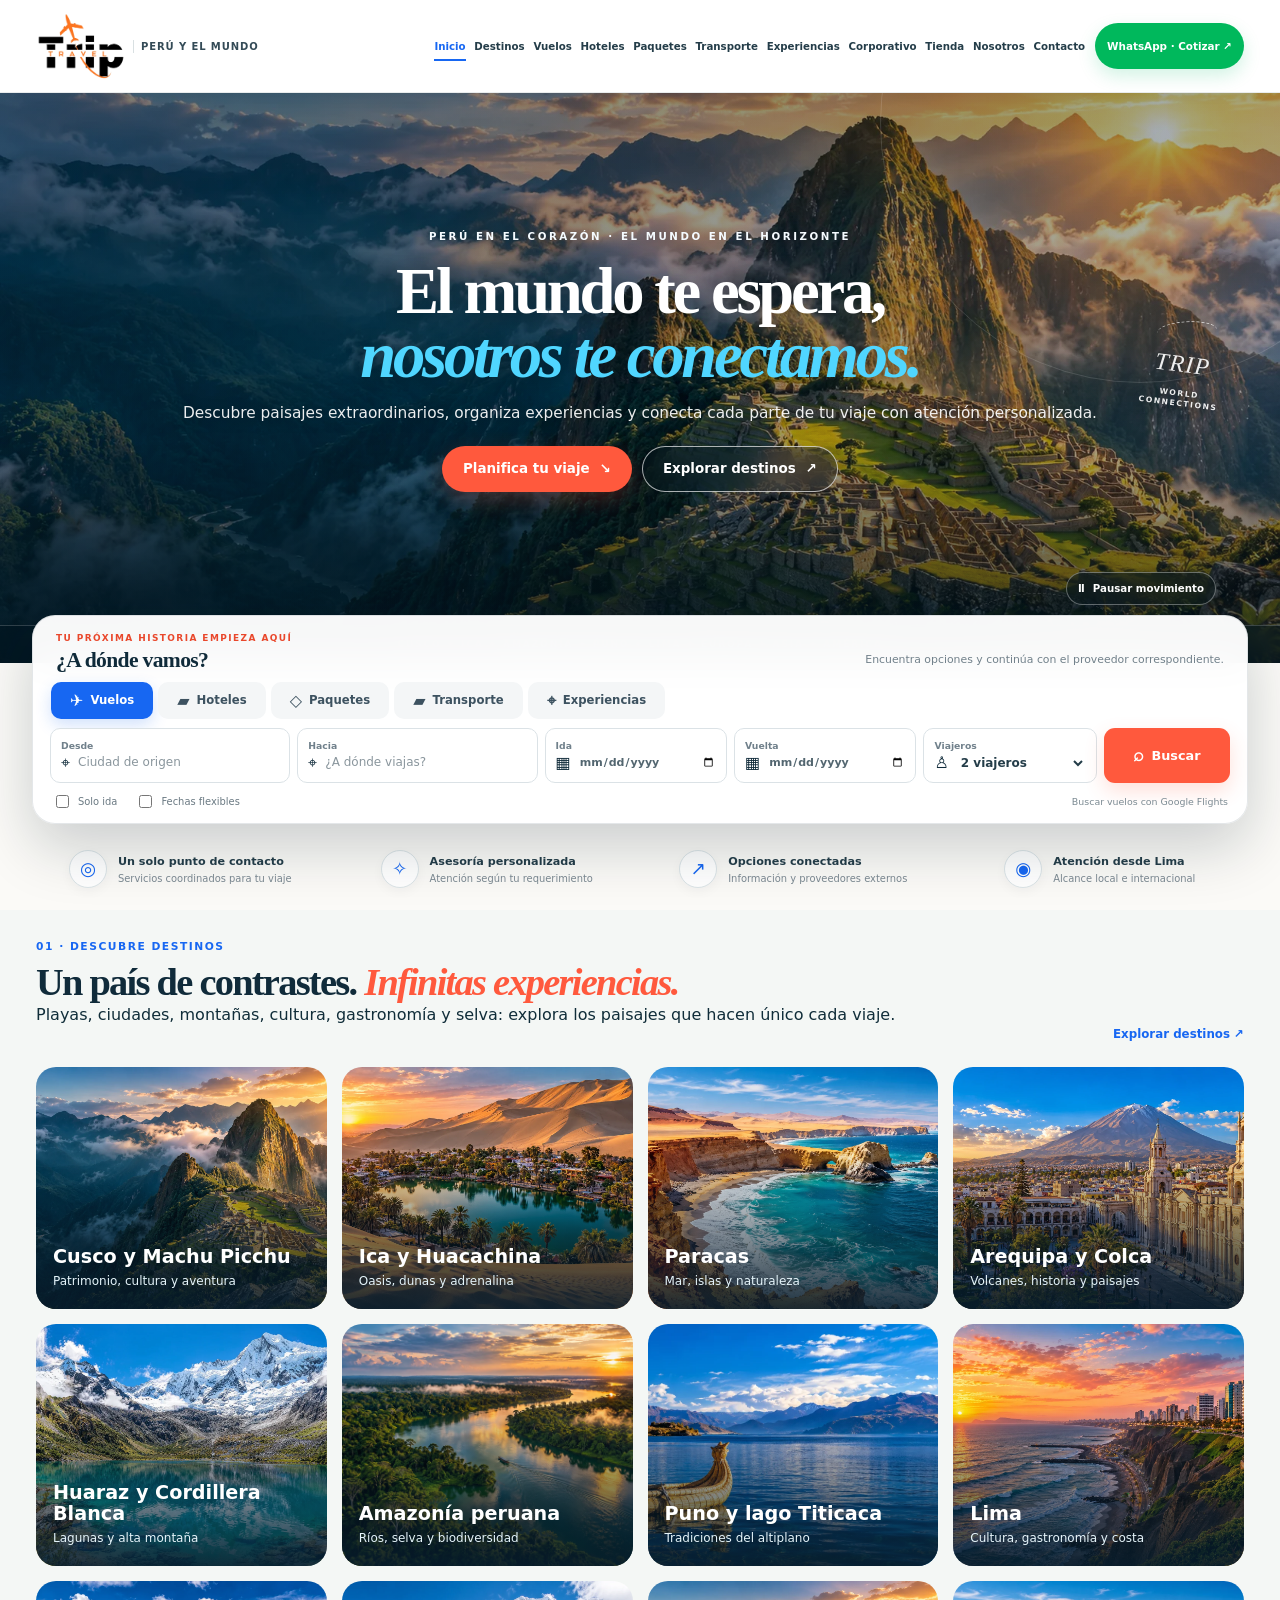
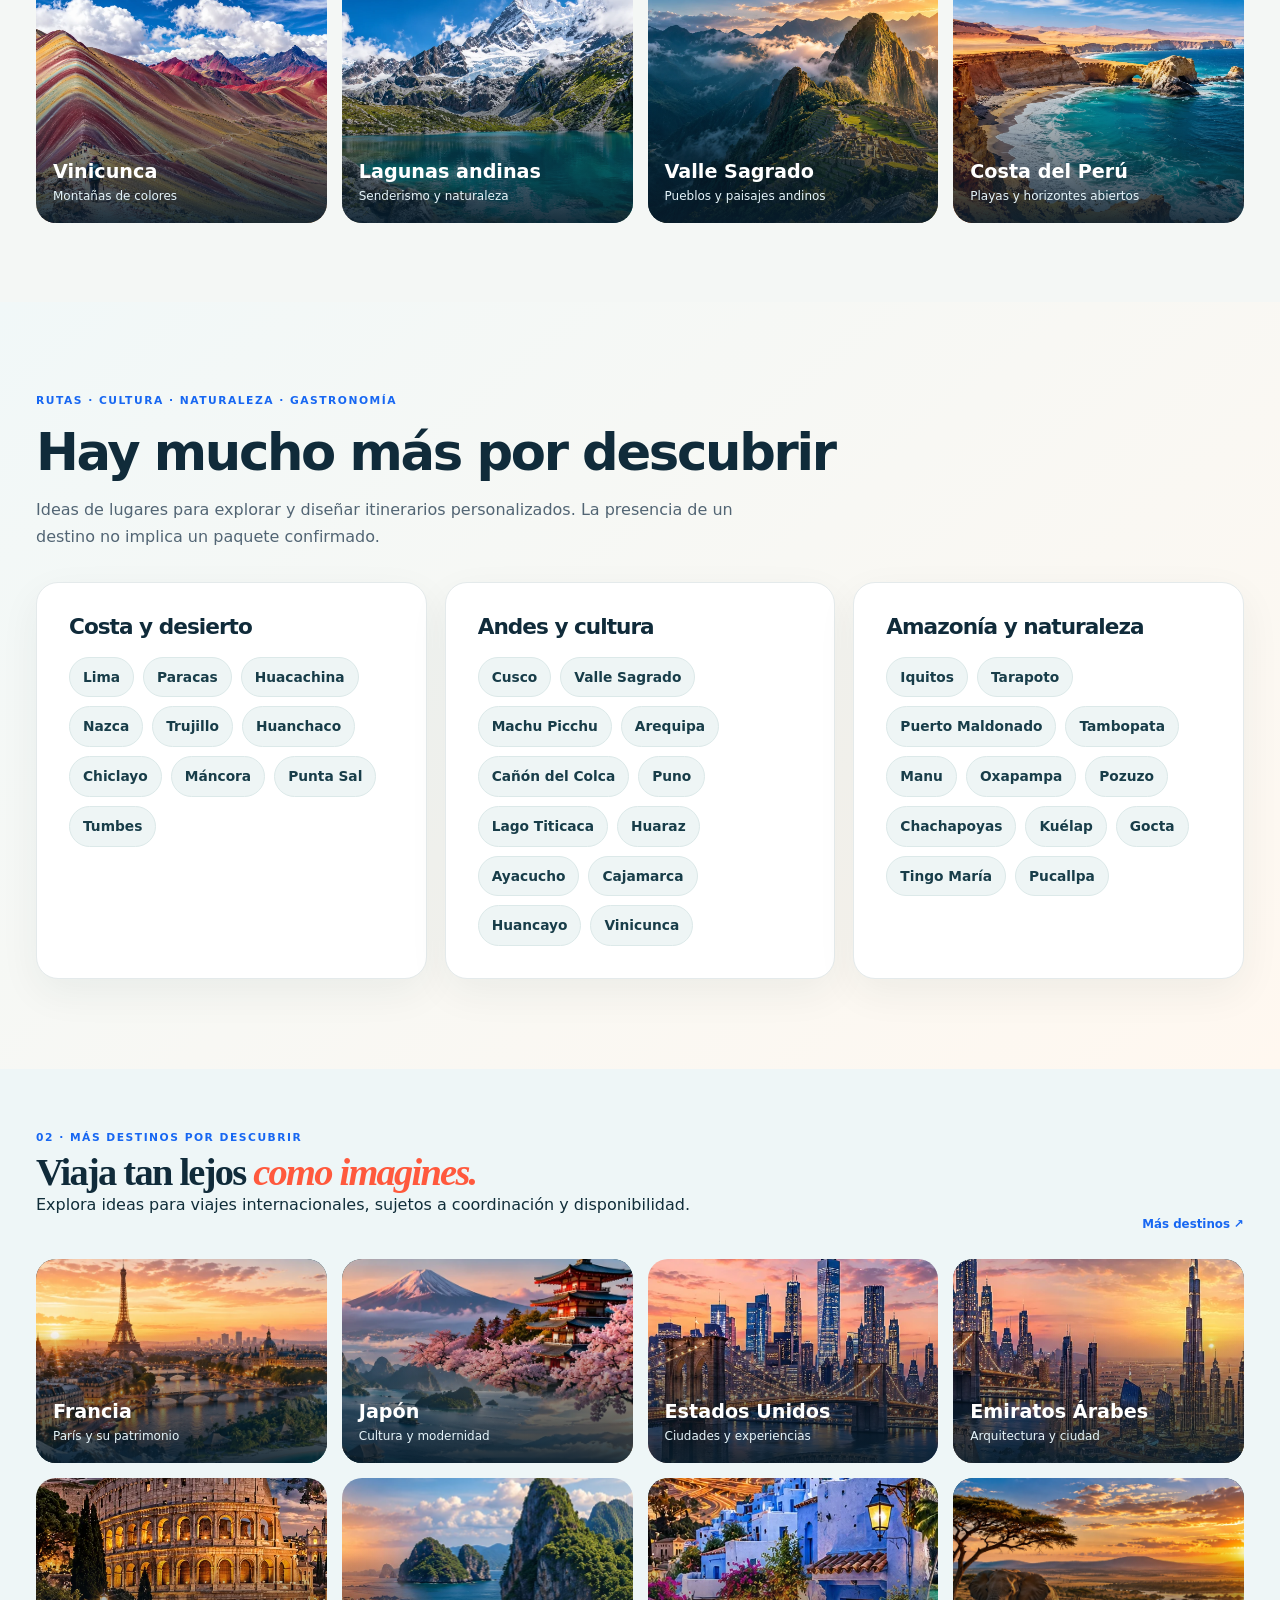
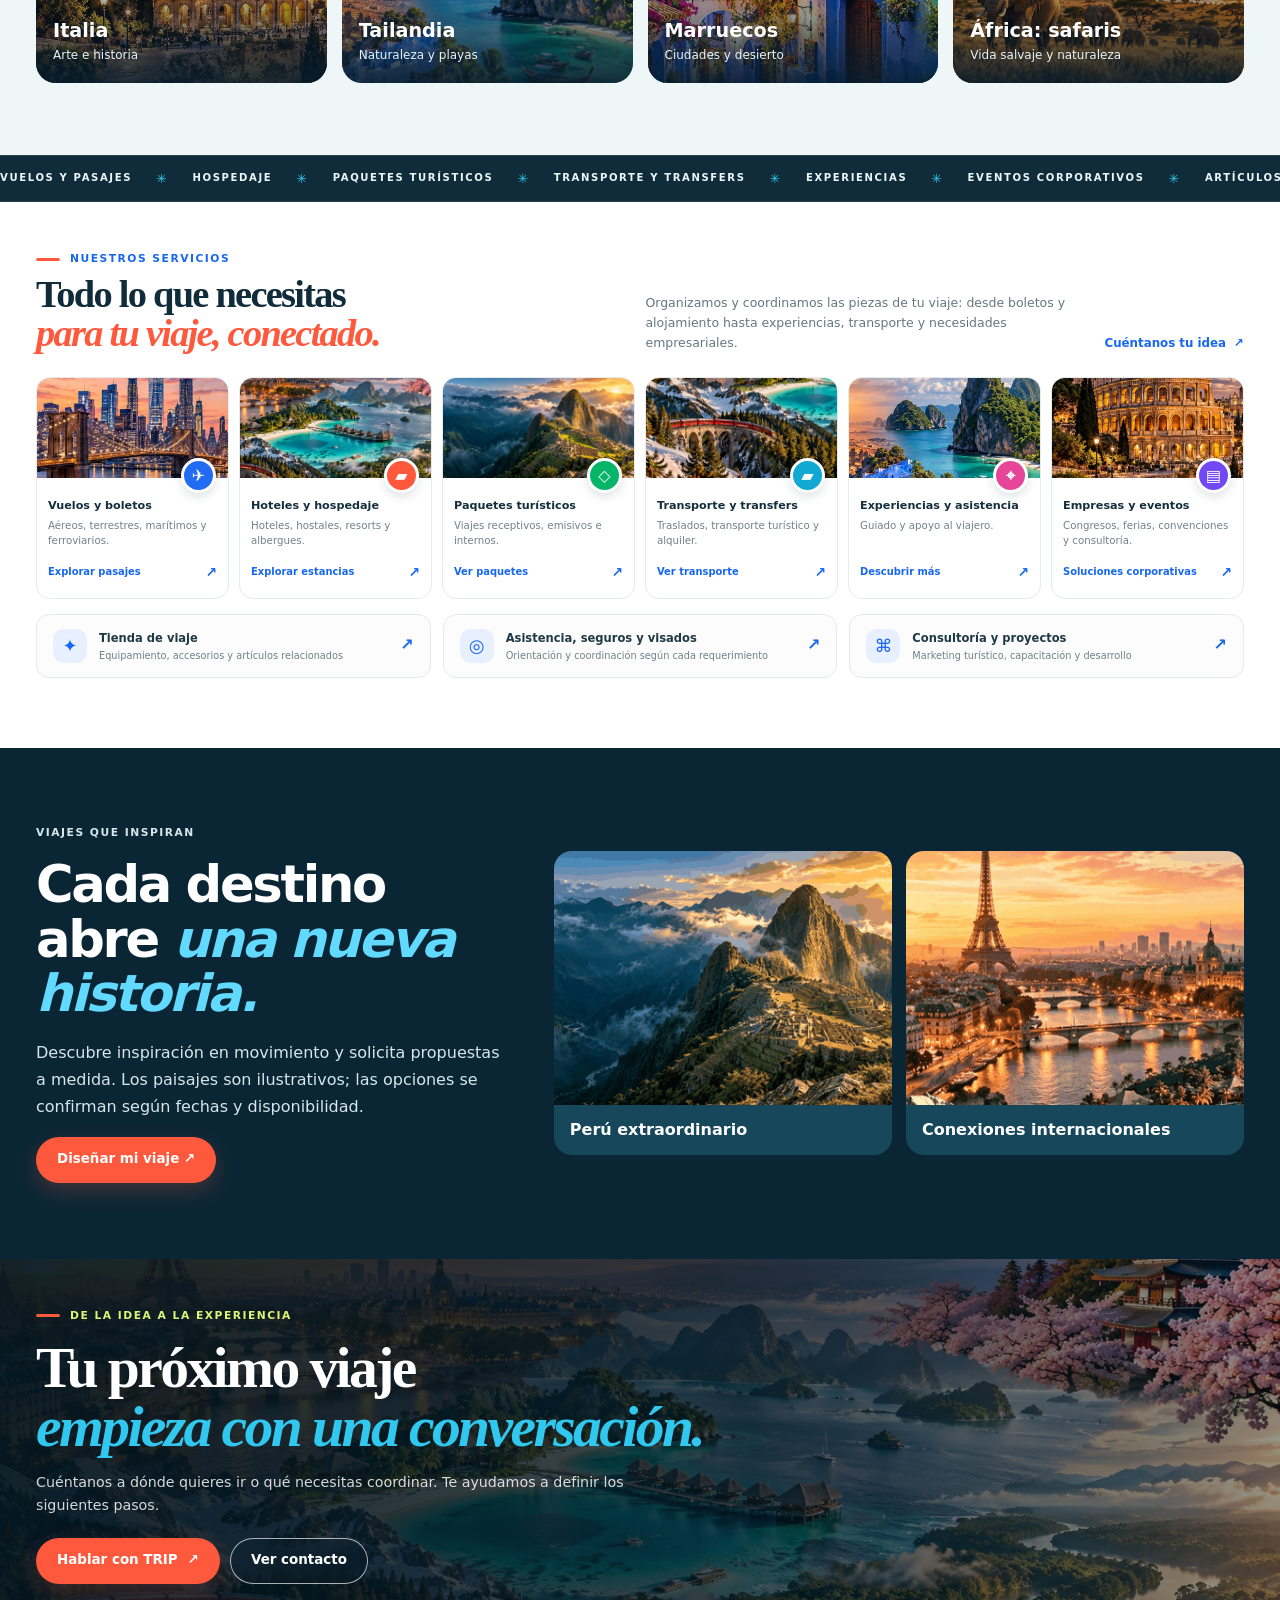
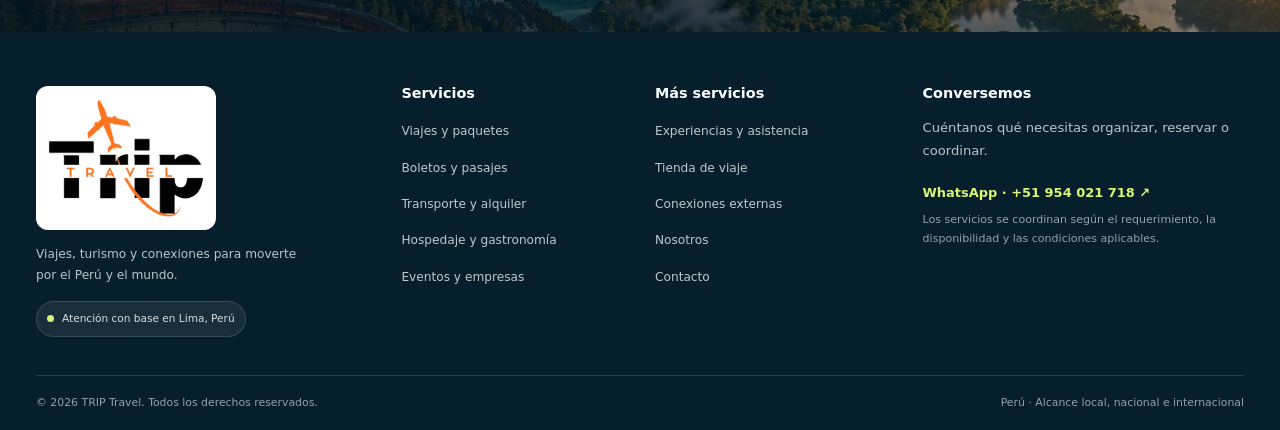
<file: index.html>
<!DOCTYPE html>

<html lang="es">
<head>
<meta charset="utf-8"/>
<meta content="width=device-width, initial-scale=1" name="viewport"/>
<title>TRIP Travel | Viajes, experiencias y conexiones</title>
<meta content="TRIP Travel organiza viajes y excursiones, coordina pasajes, transporte, hospedaje, experiencias y servicios para empresas, desde Lima y con alcance nacional e internacional." name="description"/>
<meta content="#102b3a" name="theme-color"/>
<meta content="website" property="og:type"/>
<meta content="TRIP Travel" property="og:site_name"/>
<meta content="TRIP Travel | El mundo te espera" property="og:title"/>
<meta content="Viajes, pasajes, transporte, hospedaje, experiencias y servicios corporativos conectados en un solo lugar." property="og:description"/>
<meta content="https://triptravelperu-lab.github.io/trip-travel/assets/images/hero-machu.webp" property="og:image"/>
<meta content="summary_large_image" name="twitter:card"/>
<link href="assets/favicon.svg" rel="icon" type="image/svg+xml"/>
<link href="https://triptravelperu-lab.github.io/trip-travel/index.html" rel="canonical"/>
<link href="trip-global-integrated.css?v=12" rel="stylesheet"/>
<script defer="" src="trip-interactive-v7.js?v=12"></script>
</head>
<body class="home-page"><a class="skip-link" href="#contenido">Saltar al contenido</a>
<header class="site-header">
<div class="container header-inner">
<a aria-label="TRIP Travel, inicio" class="brand" href="index.html">
<img alt="TRIP Travel, logo oficial" class="brand-logo" height="205" src="assets/images/trip-logo-oficial.png" width="360"/>
<span class="brand-tag">PERÚ Y EL MUNDO</span>
</a>
<button aria-controls="primary-nav" aria-expanded="false" aria-label="Abrir menú" class="menu-toggle" type="button"><span></span><span></span><span></span></button>
<nav aria-label="Navegación principal" class="primary-nav" id="primary-nav">
<div class="nav-main">
<a class="nav-link active" href="index.html">Inicio</a>
<a class="nav-link" href="destinos.html">Destinos</a>
<a class="nav-link" href="vuelos.html">Vuelos</a>
<a class="nav-link" href="hoteles.html">Hoteles</a>
<a class="nav-link" href="tours.html">Paquetes</a>
<a class="nav-link" href="transporte.html">Transporte</a>
<a class="nav-link" href="experiencias.html">Experiencias</a>
<a class="nav-link" href="corporativo.html">Corporativo</a>
<a class="nav-link" href="tienda.html">Tienda</a>
<a class="nav-link" href="nosotros.html">Nosotros</a>
<a class="nav-link" href="contacto.html">Contacto</a>
</div>
<a class="btn btn-small btn-primary nav-cta" href="https://wa.me/51954021718?text=Hola%20TRIP%20Travel%2C%20quisiera%20asesor%C3%ADa%20para%20organizar%20un%20viaje%20por%20Per%C3%BA%20o%20al%20extranjero." rel="noopener noreferrer" target="_blank">WhatsApp · Cotizar ↗</a>
</nav>
</div>
</header>
<main id="contenido">
<section aria-label="Descubre destinos en todo el mundo" class="showcase-hero">
<video aria-hidden="true" autoplay="" class="showcase-video" loop="" muted="" playsinline="" poster="assets/images/hero-machu.webp" preload="metadata">
<source src="assets/video/peru-y-mundo.mp4" type="video/mp4"/>
</video>
<div class="showcase-overlay"></div>
<div aria-hidden="true" class="showcase-orbit orbit-one"></div><div aria-hidden="true" class="showcase-orbit orbit-two"></div>
<div class="container showcase-hero-content">
<p class="showcase-kicker">PERÚ EN EL CORAZÓN · EL MUNDO EN EL HORIZONTE</p>
<h1>El mundo te espera,<br/><em>nosotros te conectamos.</em></h1>
<p class="showcase-lede">Descubre paisajes extraordinarios, organiza experiencias y conecta cada parte de tu viaje con atención personalizada.</p>
<div class="showcase-actions">
<a class="btn btn-primary" href="#buscador">Planifica tu viaje <span aria-hidden="true">↘</span></a>
<a class="btn btn-glass" href="#destinos">Explorar destinos <span aria-hidden="true">↗</span></a>
</div>
<button aria-pressed="false" class="video-toggle" data-video-toggle="" type="button"><span aria-hidden="true">Ⅱ</span> Pausar movimiento</button>
</div>
<div aria-hidden="true" class="hero-corner-label"><span class="corner-stroke"></span><strong>TRIP</strong><span>WORLD<br/>CONNECTIONS</span></div>
<div aria-hidden="true" class="showcase-bottom-line">CUSCO  ✦  ICA  ✦  AMAZONÍA  ✦  PUNO  ✦  LIMA  ✦  EUROPA  ✦  ASIA  ✦  AMÉRICA</div>
</section>
<section aria-label="Buscador de viajes" class="booking-dock" id="buscador">
<div class="booking-card">
<div class="booking-card-top"><div><p class="booking-eyebrow">TU PRÓXIMA HISTORIA EMPIEZA AQUÍ</p><h2>¿A dónde vamos?</h2></div><p class="booking-caption">Encuentra opciones y continúa con el proveedor correspondiente.</p></div>
<div aria-label="Tipo de búsqueda" class="search-tabs" role="tablist">
<button aria-controls="booking-panel-content" aria-selected="true" class="search-tab is-active" data-search-type="flights" role="tab" tabindex="0" type="button"><span aria-hidden="true">✈</span> Vuelos</button>
<button aria-controls="booking-panel-content" aria-selected="false" class="search-tab" data-search-type="hotels" role="tab" tabindex="-1" type="button"><span aria-hidden="true">▰</span> Hoteles</button>
<button aria-controls="booking-panel-content" aria-selected="false" class="search-tab" data-search-type="packages" role="tab" tabindex="-1" type="button"><span aria-hidden="true">◇</span> Paquetes</button>
<button aria-controls="booking-panel-content" aria-selected="false" class="search-tab" data-search-type="transport" role="tab" tabindex="-1" type="button"><span aria-hidden="true">▰</span> Transporte</button>
<button aria-controls="booking-panel-content" aria-selected="false" class="search-tab" data-search-type="experiences" role="tab" tabindex="-1" type="button"><span aria-hidden="true">⌖</span> Experiencias</button>
</div>
<form aria-label="Campos de búsqueda" class="booking-form" data-global-search="" id="booking-panel-content" role="tabpanel" tabindex="0">
<label class="search-field field-origin"><span>Desde</span><span class="field-control"><span aria-hidden="true" class="field-symbol">⌖</span><input autocomplete="address-level2" name="origin" placeholder="Ciudad de origen"/></span></label>
<label class="search-field field-destination"><span data-destination-label="">Hacia</span><span class="field-control"><span aria-hidden="true" class="field-symbol">⌖</span><input autocomplete="off" name="destination" placeholder="¿A dónde viajas?" required=""/></span></label>
<label class="search-field field-start"><span data-start-label="">Ida</span><span class="field-control"><span aria-hidden="true" class="field-symbol">▦</span><input aria-label="Fecha de ida" name="startDate" type="date"/></span></label>
<label class="search-field field-end"><span data-end-label="">Vuelta</span><span class="field-control"><span aria-hidden="true" class="field-symbol">▦</span><input aria-label="Fecha de vuelta" name="endDate" type="date"/></span></label>
<label class="search-field field-guests"><span>Viajeros</span><span class="field-control"><span aria-hidden="true" class="field-symbol">♙</span><select aria-label="Cantidad de viajeros" name="travelers"><option value="1">1 viajero</option><option selected="" value="2">2 viajeros</option><option value="3">3 viajeros</option><option value="4">4 viajeros</option><option value="5">5 viajeros</option><option value="6+">6+ viajeros</option></select></span></label>
<button class="search-submit" type="submit"><span aria-hidden="true">⌕</span> Buscar</button>
<div class="booking-options"><label data-oneway-option=""><input name="oneWay" type="checkbox"/> Solo ida</label><label><input name="flexible" type="checkbox"/> Fechas flexibles</label><span data-search-hint="">Buscar vuelos con Google Flights</span></div>
</form>
</div>
</section>
<section aria-label="Cómo te ayudamos" class="micro-trust"><div class="container micro-trust-grid"><div><span aria-hidden="true" class="trust-icon">◎</span><span><strong>Un solo punto de contacto</strong><small>Servicios coordinados para tu viaje</small></span></div><div><span aria-hidden="true" class="trust-icon">✧</span><span><strong>Asesoría personalizada</strong><small>Atención según tu requerimiento</small></span></div><div><span aria-hidden="true" class="trust-icon">↗</span><span><strong>Opciones conectadas</strong><small>Información y proveedores externos</small></span></div><div><span aria-hidden="true" class="trust-icon">◉</span><span><strong>Atención desde Lima</strong><small>Alcance local e internacional</small></span></div></div></section>
<section class="destinations-showcase" id="destinos"><div class="container"><div class="showcase-section-head"><div><p class="eyebrow">01 · DESCUBRE DESTINOS</p><h2>Un país de contrastes. <em>Infinitas experiencias.</em></h2><p>Playas, ciudades, montañas, cultura, gastronomía y selva: explora los paisajes que hacen único cada viaje.</p></div><a class="text-link" href="destinos.html">Explorar destinos ↗</a></div><div class="peru-destination-grid"><a class="peru-destination" href="destinos.html#explora-peru"><img alt="Imagen ilustrativa: Cusco y Machu Picchu" loading="lazy" src="assets/images/machu-picchu.webp"/><span><strong>Cusco y Machu Picchu</strong><small>Patrimonio, cultura y aventura</small></span></a><a class="peru-destination" href="destinos.html#explora-peru"><img alt="Imagen ilustrativa: Ica y Huacachina" loading="lazy" src="assets/images/huacachina.webp"/><span><strong>Ica y Huacachina</strong><small>Oasis, dunas y adrenalina</small></span></a><a class="peru-destination" href="destinos.html#explora-peru"><img alt="Imagen ilustrativa: Paracas" loading="lazy" src="assets/images/paracas-coast.webp"/><span><strong>Paracas</strong><small>Mar, islas y naturaleza</small></span></a><a class="peru-destination" href="destinos.html#explora-peru"><img alt="Imagen ilustrativa: Arequipa y Colca" loading="lazy" src="assets/images/arequipa.webp"/><span><strong>Arequipa y Colca</strong><small>Volcanes, historia y paisajes</small></span></a><a class="peru-destination" href="destinos.html#explora-peru"><img alt="Imagen ilustrativa: Huaraz y Cordillera Blanca" loading="lazy" src="assets/images/huaraz-laguna.webp"/><span><strong>Huaraz y Cordillera Blanca</strong><small>Lagunas y alta montaña</small></span></a><a class="peru-destination" href="destinos.html#explora-peru"><img alt="Imagen ilustrativa: Amazonía peruana" loading="lazy" src="assets/images/amazon-river.webp"/><span><strong>Amazonía peruana</strong><small>Ríos, selva y biodiversidad</small></span></a><a class="peru-destination" href="destinos.html#explora-peru"><img alt="Imagen ilustrativa: Puno y lago Titicaca" loading="lazy" src="assets/images/titicaca.webp"/><span><strong>Puno y lago Titicaca</strong><small>Tradiciones del altiplano</small></span></a><a class="peru-destination" href="destinos.html#explora-peru"><img alt="Imagen ilustrativa: Lima" loading="lazy" src="assets/images/lima-coast.webp"/><span><strong>Lima</strong><small>Cultura, gastronomía y costa</small></span></a><a class="peru-destination" href="destinos.html#explora-peru"><img alt="Imagen ilustrativa: Vinicunca" loading="lazy" src="assets/images/montana-arcoiris.webp"/><span><strong>Vinicunca</strong><small>Montañas de colores</small></span></a><a class="peru-destination" href="destinos.html#explora-peru"><img alt="Imagen ilustrativa: Lagunas andinas" loading="lazy" src="assets/images/laguna-andina.webp"/><span><strong>Lagunas andinas</strong><small>Senderismo y naturaleza</small></span></a><a class="peru-destination" href="destinos.html#explora-peru"><img alt="Imagen ilustrativa: Valle Sagrado" loading="lazy" src="assets/images/hero-machu.webp"/><span><strong>Valle Sagrado</strong><small>Pueblos y paisajes andinos</small></span></a><a class="peru-destination" href="destinos.html#explora-peru"><img alt="Imagen ilustrativa: Costa del Perú" loading="lazy" src="assets/images/paracas-coast.webp"/><span><strong>Costa del Perú</strong><small>Playas y horizontes abiertos</small></span></a></div></div></section><section class="peru-explorer" id="rutas-peru"><div class="container"><p class="eyebrow">RUTAS · CULTURA · NATURALEZA · GASTRONOMÍA</p><h2>Hay mucho más por descubrir</h2><p>Ideas de lugares para explorar y diseñar itinerarios personalizados. La presencia de un destino no implica un paquete confirmado.</p><div class="peru-regions"><div class="region-panel"><h3>Costa y desierto</h3><div class="region-chips"><a href="destinos.html#explora-peru">Lima</a><a href="destinos.html#explora-peru">Paracas</a><a href="destinos.html#explora-peru">Huacachina</a><a href="destinos.html#explora-peru">Nazca</a><a href="destinos.html#explora-peru">Trujillo</a><a href="destinos.html#explora-peru">Huanchaco</a><a href="destinos.html#explora-peru">Chiclayo</a><a href="destinos.html#explora-peru">Máncora</a><a href="destinos.html#explora-peru">Punta Sal</a><a href="destinos.html#explora-peru">Tumbes</a></div></div><div class="region-panel"><h3>Andes y cultura</h3><div class="region-chips"><a href="destinos.html#explora-peru">Cusco</a><a href="destinos.html#explora-peru">Valle Sagrado</a><a href="destinos.html#explora-peru">Machu Picchu</a><a href="destinos.html#explora-peru">Arequipa</a><a href="destinos.html#explora-peru">Cañón del Colca</a><a href="destinos.html#explora-peru">Puno</a><a href="destinos.html#explora-peru">Lago Titicaca</a><a href="destinos.html#explora-peru">Huaraz</a><a href="destinos.html#explora-peru">Ayacucho</a><a href="destinos.html#explora-peru">Cajamarca</a><a href="destinos.html#explora-peru">Huancayo</a><a href="destinos.html#explora-peru">Vinicunca</a></div></div><div class="region-panel"><h3>Amazonía y naturaleza</h3><div class="region-chips"><a href="destinos.html#explora-peru">Iquitos</a><a href="destinos.html#explora-peru">Tarapoto</a><a href="destinos.html#explora-peru">Puerto Maldonado</a><a href="destinos.html#explora-peru">Tambopata</a><a href="destinos.html#explora-peru">Manu</a><a href="destinos.html#explora-peru">Oxapampa</a><a href="destinos.html#explora-peru">Pozuzo</a><a href="destinos.html#explora-peru">Chachapoyas</a><a href="destinos.html#explora-peru">Kuélap</a><a href="destinos.html#explora-peru">Gocta</a><a href="destinos.html#explora-peru">Tingo María</a><a href="destinos.html#explora-peru">Pucallpa</a></div></div></div></div></section><section class="world-discovery"><div class="container"><div class="showcase-section-head"><div><p class="eyebrow">02 · MÁS DESTINOS POR DESCUBRIR</p><h2>Viaja tan lejos <em>como imagines.</em></h2><p>Explora ideas para viajes internacionales, sujetos a coordinación y disponibilidad.</p></div><a class="text-link" href="destinos.html">Más destinos ↗</a></div><div class="world-destination-grid"><a class="world-destination" href="destinos.html"><img alt="Paisaje representativo de Francia" loading="lazy" src="assets/images/world-paris.webp"/><span><strong>Francia</strong><small>París y su patrimonio</small></span></a><a class="world-destination" href="destinos.html"><img alt="Paisaje representativo de Japón" loading="lazy" src="assets/images/world-japan.webp"/><span><strong>Japón</strong><small>Cultura y modernidad</small></span></a><a class="world-destination" href="destinos.html"><img alt="Paisaje representativo de Estados Unidos" loading="lazy" src="assets/images/world-newyork.webp"/><span><strong>Estados Unidos</strong><small>Ciudades y experiencias</small></span></a><a class="world-destination" href="destinos.html"><img alt="Paisaje representativo de Emiratos Árabes" loading="lazy" src="assets/images/world-dubai.webp"/><span><strong>Emiratos Árabes</strong><small>Arquitectura y ciudad</small></span></a><a class="world-destination" href="destinos.html"><img alt="Paisaje representativo de Italia" loading="lazy" src="assets/images/world-rome.webp"/><span><strong>Italia</strong><small>Arte e historia</small></span></a><a class="world-destination" href="destinos.html"><img alt="Paisaje representativo de Tailandia" loading="lazy" src="assets/images/world-thailand.webp"/><span><strong>Tailandia</strong><small>Naturaleza y playas</small></span></a><a class="world-destination" href="destinos.html"><img alt="Paisaje representativo de Marruecos" loading="lazy" src="assets/images/world-morocco.webp"/><span><strong>Marruecos</strong><small>Ciudades y desierto</small></span></a><a class="world-destination" href="destinos.html"><img alt="Paisaje representativo de África: safaris" loading="lazy" src="assets/images/world-africa.webp"/><span><strong>África: safaris</strong><small>Vida salvaje y naturaleza</small></span></a></div></div></section>
<div aria-label="Servicios de TRIP Travel" class="travel-ticker"><div class="ticker-track"><span>VUELOS Y PASAJES</span><i>✳</i><span>HOSPEDAJE</span><i>✳</i><span>PAQUETES TURÍSTICOS</span><i>✳</i><span>TRANSPORTE Y TRANSFERS</span><i>✳</i><span>EXPERIENCIAS</span><i>✳</i><span>EVENTOS CORPORATIVOS</span><i>✳</i><span>ARTÍCULOS DE VIAJE</span><i>✳</i><span>VUELOS Y PASAJES</span><i>✳</i><span>HOSPEDAJE</span><i>✳</i><span>PAQUETES TURÍSTICOS</span><i>✳</i><span>TRANSPORTE Y TRANSFERS</span><i>✳</i><span>EXPERIENCIAS</span><i>✳</i></div></div>
<section class="home-services" id="servicios"><div class="container"><div class="showcase-section-head services-section-head"><div><p class="eyebrow"><span></span> NUESTROS SERVICIOS</p><h2>Todo lo que necesitas<br/><em>para tu viaje, conectado.</em></h2></div><div class="services-head-side"><p>Organizamos y coordinamos las piezas de tu viaje: desde boletos y alojamiento hasta experiencias, transporte y necesidades empresariales.</p><a class="text-link" href="contacto.html">Cuéntanos tu idea <span aria-hidden="true">↗</span></a></div></div>
<div class="showcase-service-grid">
<a class="showcase-service-card" href="vuelos.html"><span class="service-card-photo"><img alt="Viajes aéreos internacionales" height="520" loading="lazy" src="assets/images/world-newyork.webp" width="900"/><span aria-hidden="true" class="service-card-icon blue-icon">✈</span></span><span class="service-card-body"><strong>Vuelos y boletos</strong><small>Aéreos, terrestres, marítimos y ferroviarios.</small><span>Explorar pasajes <b>↗</b></span></span></a>
<a class="showcase-service-card" href="hoteles.html"><span class="service-card-photo"><img alt="Alojamientos junto al mar" height="520" loading="lazy" src="assets/images/world-islands.webp" width="900"/><span aria-hidden="true" class="service-card-icon coral-icon">▰</span></span><span class="service-card-body"><strong>Hoteles y hospedaje</strong><small>Hoteles, hostales, resorts y albergues.</small><span>Explorar estancias <b>↗</b></span></span></a>
<a class="showcase-service-card" href="tours.html"><span class="service-card-photo"><img alt="Experiencia turística en los Andes" height="520" loading="lazy" src="assets/images/machu-picchu.webp" width="900"/><span aria-hidden="true" class="service-card-icon green-icon">◇</span></span><span class="service-card-body"><strong>Paquetes turísticos</strong><small>Viajes receptivos, emisivos e internos.</small><span>Ver paquetes <b>↗</b></span></span></a>
<a class="showcase-service-card" href="transporte.html"><span class="service-card-photo"><img alt="Ruta de transporte entre montañas" height="520" loading="lazy" src="assets/images/world-alps.webp" width="900"/><span aria-hidden="true" class="service-card-icon sky-icon">▰</span></span><span class="service-card-body"><strong>Transporte y transfers</strong><small>Traslados, transporte turístico y alquiler.</small><span>Ver transporte <b>↗</b></span></span></a>
<a class="showcase-service-card" href="experiencias.html"><span class="service-card-photo"><img alt="Experiencias y actividades en destinos costeros" height="520" loading="lazy" src="assets/images/world-thailand.webp" width="900"/><span aria-hidden="true" class="service-card-icon pink-icon">⌖</span></span><span class="service-card-body"><strong>Experiencias y asistencia</strong><small>Guiado y apoyo al viajero.</small><span>Descubrir más <b>↗</b></span></span></a>
<a class="showcase-service-card" href="corporativo.html"><span class="service-card-photo"><img alt="Ciudad histórica para viajes y eventos" height="520" loading="lazy" src="assets/images/world-rome.webp" width="900"/><span aria-hidden="true" class="service-card-icon violet-icon">▤</span></span><span class="service-card-body"><strong>Empresas y eventos</strong><small>Congresos, ferias, convenciones y consultoría.</small><span>Soluciones corporativas <b>↗</b></span></span></a>
</div>
<div class="secondary-service-row"><a href="tienda.html"><span aria-hidden="true">✦</span><strong>Tienda de viaje</strong><small>Equipamiento, accesorios y artículos relacionados</small><b>↗</b></a><a href="experiencias.html"><span aria-hidden="true">◎</span><strong>Asistencia, seguros y visados</strong><small>Orientación y coordinación según cada requerimiento</small><b>↗</b></a><a href="corporativo.html"><span aria-hidden="true">⌘</span><strong>Consultoría y proyectos</strong><small>Marketing turístico, capacitación y desarrollo</small><b>↗</b></a></div>
</div></section>
<section class="motion-feature"><div class="container motion-layout"><div><p class="eyebrow">VIAJES QUE INSPIRAN</p><h2>Cada destino abre <em>una nueva historia.</em></h2><p>Descubre inspiración en movimiento y solicita propuestas a medida. Los paisajes son ilustrativos; las opciones se confirman según fechas y disponibilidad.</p><a class="btn btn-primary" href="https://wa.me/51954021718?text=Hola%20TRIP%20Travel%2C%20quisiera%20asesor%C3%ADa%20para%20organizar%20un%20viaje%20por%20Per%C3%BA%20o%20al%20extranjero." rel="noopener noreferrer" target="_blank">Diseñar mi viaje ↗</a></div><div class="motion-cards"><figure><img alt="Secuencia animada de paisajes del Perú" loading="lazy" src="assets/images/peru-motion.gif"/><figcaption>Perú extraordinario</figcaption></figure><figure><img alt="Secuencia animada de paisajes internacionales" loading="lazy" src="assets/images/world-motion.gif"/><figcaption>Conexiones internacionales</figcaption></figure></div></div></section><section class="world-cta"><div class="world-cta-media"><img alt="Panorama de destinos internacionales" height="1024" loading="lazy" src="assets/images/world-hero.webp" width="1648"/></div><div class="world-cta-shade"></div><div class="container world-cta-content"><p class="eyebrow eyebrow-light"><span></span> DE LA IDEA A LA EXPERIENCIA</p><h2>Tu próximo viaje<br/><em>empieza con una conversación.</em></h2><p>Cuéntanos a dónde quieres ir o qué necesitas coordinar. Te ayudamos a definir los siguientes pasos.</p><div><a class="btn btn-primary" href="https://wa.me/51954021718?text=Hola%20TRIP%20Travel%2C%20quiero%20planificar%20un%20viaje%20o%20consultar%20un%20servicio." rel="noopener noreferrer" target="_blank">Hablar con TRIP <span aria-hidden="true">↗</span></a><a class="btn btn-glass" href="contacto.html">Ver contacto</a></div></div></section>
</main>
<footer class="site-footer"><div class="container footer-main"><div class="footer-brand-col"><a href="index.html"><img alt="TRIP Travel, logo oficial" class="footer-logo" height="205" src="assets/images/trip-logo-oficial.png" width="360"/></a><p>Viajes, turismo y conexiones para moverte por el Perú y el mundo.</p><span class="footer-location"><span class="dot"></span> Atención con base en Lima, Perú</span></div><div><h2>Servicios</h2><ul><li><a href="tours.html">Viajes y paquetes</a></li><li><a href="vuelos.html">Boletos y pasajes</a></li><li><a href="transporte.html">Transporte y alquiler</a></li><li><a href="hoteles.html">Hospedaje y gastronomía</a></li><li><a href="corporativo.html">Eventos y empresas</a></li></ul></div><div><h2>Más servicios</h2><ul><li><a href="experiencias.html">Experiencias y asistencia</a></li><li><a href="tienda.html">Tienda de viaje</a></li><li><a href="conexiones.html">Conexiones externas</a></li><li><a href="nosotros.html">Nosotros</a></li><li><a href="contacto.html">Contacto</a></li></ul></div><div><h2>Conversemos</h2><p>Cuéntanos qué necesitas organizar, reservar o coordinar.</p><a class="footer-contact" href="https://wa.me/51954021718?text=Hola%20TRIP%20Travel%2C%20quisiera%20informaci%C3%B3n%20sobre%20sus%20servicios." rel="noopener noreferrer" target="_blank">WhatsApp · +51 954 021 718 ↗</a><p class="footer-note">Los servicios se coordinan según el requerimiento, la disponibilidad y las condiciones aplicables.</p></div></div><div class="container footer-bottom"><span>© <span data-year=""></span> TRIP Travel. Todos los derechos reservados.</span><span>Perú · Alcance local, nacional e internacional</span></div></footer>
<a aria-label="Contactar TRIP Travel por WhatsApp" class="whatsapp-float" href="https://wa.me/51954021718?text=Hola%20TRIP%20Travel%2C%20quisiera%20asesor%C3%ADa%20para%20organizar%20un%20viaje%20por%20Per%C3%BA%20o%20al%20extranjero." rel="noopener noreferrer" target="_blank">✆  WhatsApp</a>
</body></html>
</file>
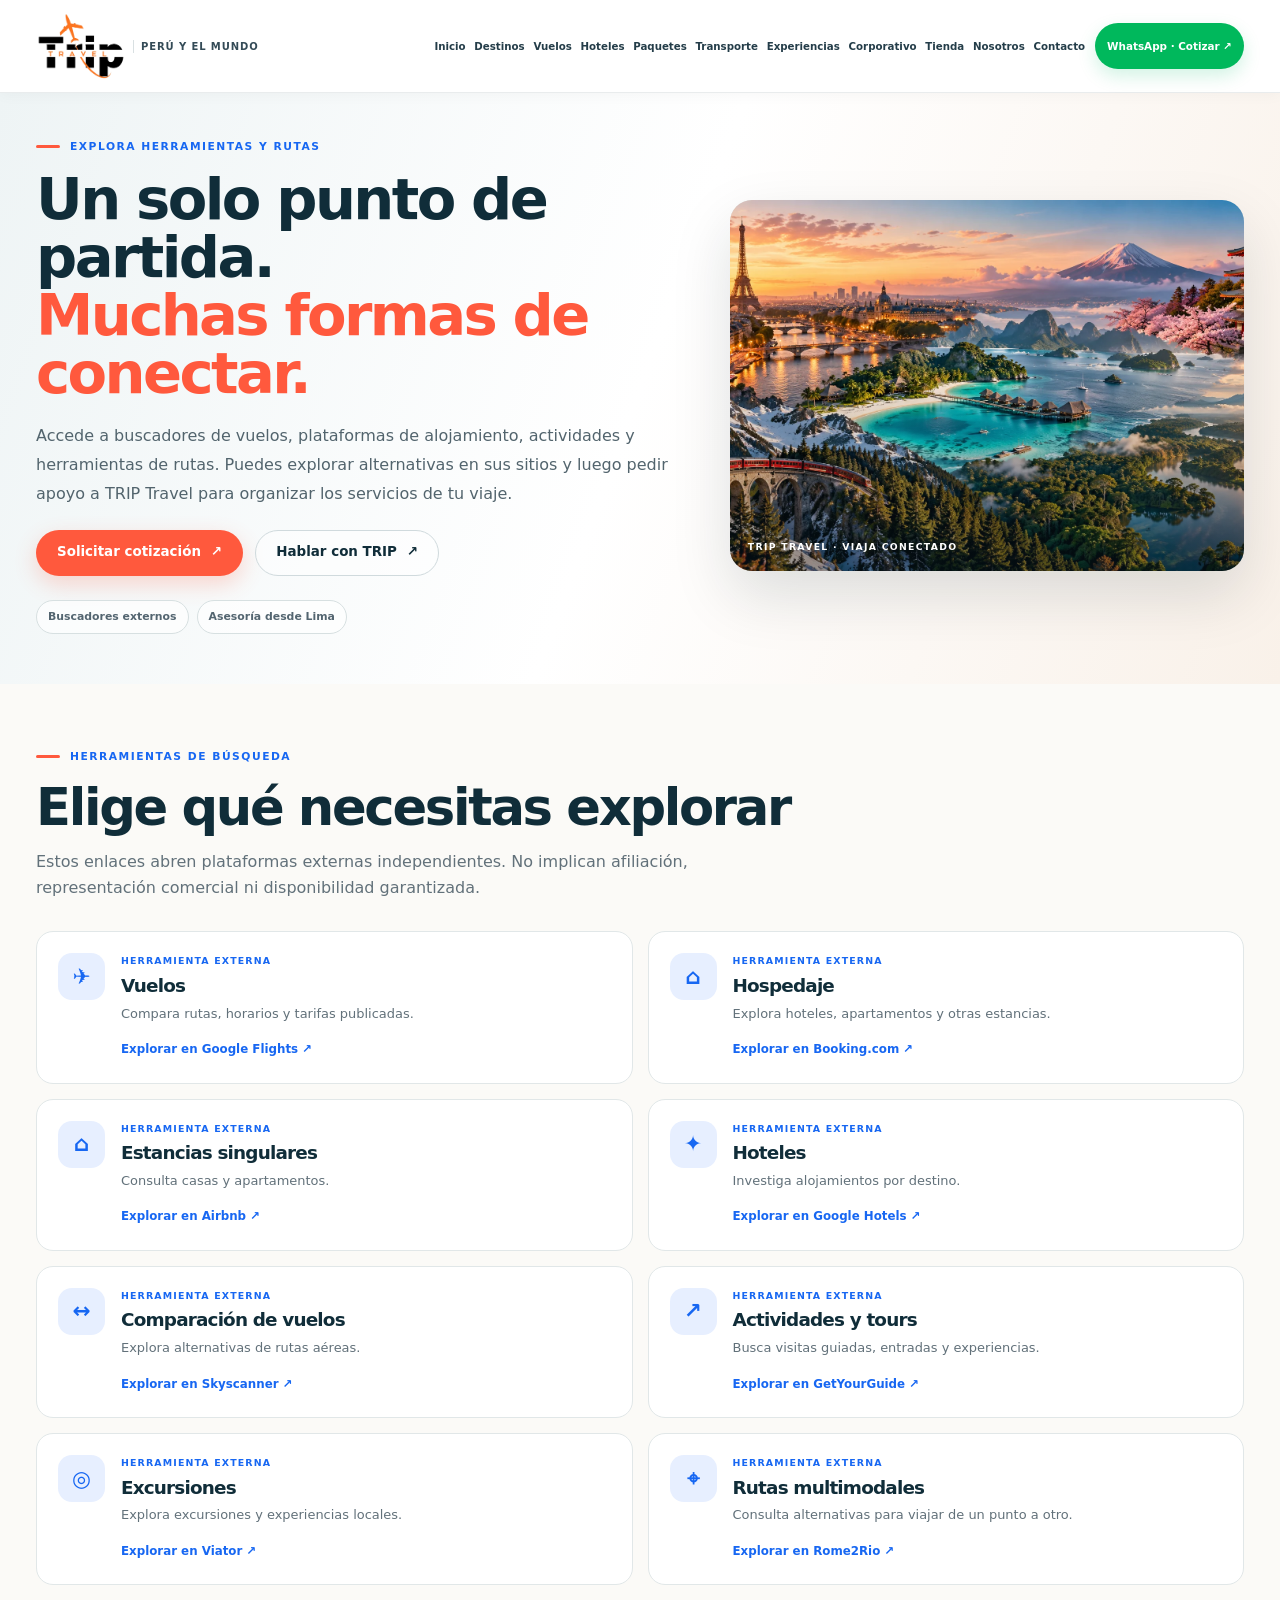
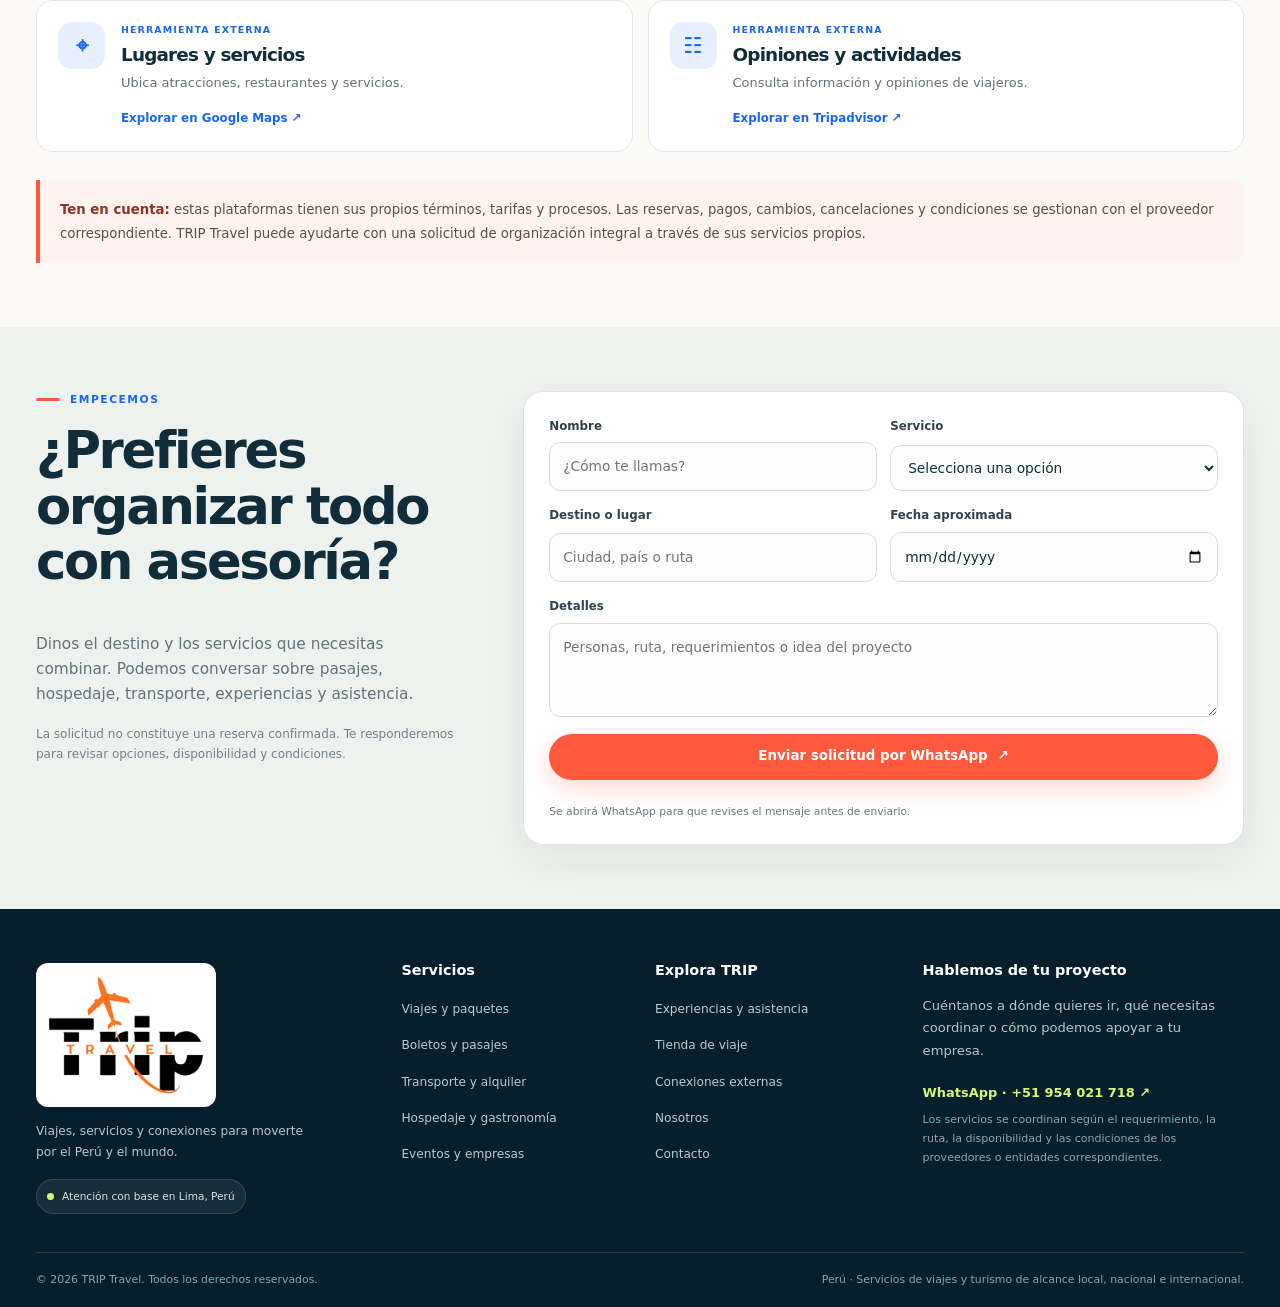
<file: conexiones.html>
<!DOCTYPE html>

<html lang="es">
<head>
<meta charset="utf-8"/>
<meta content="width=device-width, initial-scale=1" name="viewport"/>
<title>Conexiones y herramientas de viaje | TRIP Travel</title>
<meta content="Accesos a buscadores externos de vuelos, alojamiento, rutas y experiencias; con información clara sobre su independencia y condiciones." name="description"/>
<meta content="#102b3a" name="theme-color"/>
<meta content="light" name="color-scheme"/>
<meta content="website" property="og:type"/>
<meta content="TRIP Travel" property="og:site_name"/>
<meta content="Conexiones y herramientas de viaje | TRIP Travel" property="og:title"/>
<meta content="Accesos a buscadores externos de vuelos, alojamiento, rutas y experiencias; con información clara sobre su independencia y condiciones." property="og:description"/>
<meta content="https://triptravelperu-lab.github.io/trip-travel/assets/images/world-hero.webp" property="og:image"/>
<meta content="summary_large_image" name="twitter:card"/>
<link href="assets/favicon.svg" rel="icon" type="image/svg+xml"/>
<link href="https://triptravelperu-lab.github.io/trip-travel/conexiones.html" rel="canonical"/>
<link href="trip-global-integrated.css?v=12" rel="stylesheet"/>
<script defer="" src="trip-interactive-v7.js?v=12"></script>
</head>
<body><a class="skip-link" href="#contenido">Saltar al contenido</a>
<header class="site-header">
<div class="container header-inner">
<a aria-label="TRIP Travel, inicio" class="brand" href="index.html"><img alt="TRIP Travel, logo oficial" class="brand-logo" height="205" src="assets/images/trip-logo-oficial.png" width="360"/><span class="brand-tag">PERÚ Y EL MUNDO</span></a>
<button aria-controls="primary-nav" aria-expanded="false" aria-label="Abrir menú" class="menu-toggle" type="button"><span></span><span></span><span></span></button>
<nav aria-label="Navegación principal" class="primary-nav" id="primary-nav"><div class="nav-main"><a class="nav-link" href="index.html">Inicio</a><a class="nav-link" href="destinos.html">Destinos</a><a class="nav-link" href="vuelos.html">Vuelos</a><a class="nav-link" href="hoteles.html">Hoteles</a><a class="nav-link" href="tours.html">Paquetes</a><a class="nav-link" href="transporte.html">Transporte</a><a class="nav-link" href="experiencias.html">Experiencias</a><a class="nav-link" href="corporativo.html">Corporativo</a><a class="nav-link" href="tienda.html">Tienda</a><a class="nav-link" href="nosotros.html">Nosotros</a><a class="nav-link" href="contacto.html">Contacto</a></div><a class="btn btn-small btn-primary nav-cta" href="https://wa.me/51954021718?text=Hola%20TRIP%20Travel%2C%20quisiera%20asesor%C3%ADa%20para%20organizar%20un%20viaje%20por%20Per%C3%BA%20o%20al%20extranjero." rel="noopener noreferrer" target="_blank">WhatsApp · Cotizar ↗</a></nav>
</div>
</header><main id="contenido"><section class="page-hero"><div class="container page-hero-grid"><div class="page-hero-copy"><p class="eyebrow"><span></span>EXPLORA HERRAMIENTAS Y RUTAS</p><h1>Un solo punto de partida.<br/><em>Muchas formas de conectar.</em></h1><p class="page-lede">Accede a buscadores de vuelos, plataformas de alojamiento, actividades y herramientas de rutas. Puedes explorar alternativas en sus sitios y luego pedir apoyo a TRIP Travel para organizar los servicios de tu viaje.</p><div class="hero-actions"><a class="btn btn-primary" href="https://wa.me/51954021718?text=Hola%20TRIP%20Travel%2C%20quisiera%20solicitar%20una%20cotizaci%C3%B3n." rel="noopener noreferrer" target="_blank">Solicitar cotización <span aria-hidden="true">↗</span></a><a class="btn btn-ghost" href="contacto.html">Hablar con TRIP <span aria-hidden="true">↗</span></a></div><div class="pill-row"><span class="pill">Buscadores externos</span><span class="pill">Asesoría desde Lima</span></div></div><div class="page-hero-image"><img alt="Paisajes internacionales para inspirar conexiones de viaje" height="800" src="assets/images/world-hero.webp" width="1200"/><span class="image-label">TRIP TRAVEL · VIAJA CONECTADO</span></div></div></section><section class="section"><div class="container"><div class="section-heading"><p class="eyebrow"><span></span>HERRAMIENTAS DE BÚSQUEDA</p><h2>Elige qué necesitas explorar</h2><p>Estos enlaces abren plataformas externas independientes. No implican afiliación, representación comercial ni disponibilidad garantizada.</p></div><div class="provider-grid"><article class="provider-card"><span class="provider-icon">✈</span><div><p class="provider-label">HERRAMIENTA EXTERNA</p><h3>Vuelos</h3><p>Compara rutas, horarios y tarifas publicadas.</p><a class="text-link" href="https://www.google.com/travel/flights" rel="noopener noreferrer" target="_blank">Explorar en Google Flights ↗</a></div></article><article class="provider-card"><span class="provider-icon">⌂</span><div><p class="provider-label">HERRAMIENTA EXTERNA</p><h3>Hospedaje</h3><p>Explora hoteles, apartamentos y otras estancias.</p><a class="text-link" href="https://www.booking.com/" rel="noopener noreferrer" target="_blank">Explorar en Booking.com ↗</a></div></article><article class="provider-card"><span class="provider-icon">⌂</span><div><p class="provider-label">HERRAMIENTA EXTERNA</p><h3>Estancias singulares</h3><p>Consulta casas y apartamentos.</p><a class="text-link" href="https://www.airbnb.com/" rel="noopener noreferrer" target="_blank">Explorar en Airbnb ↗</a></div></article><article class="provider-card"><span class="provider-icon">✦</span><div><p class="provider-label">HERRAMIENTA EXTERNA</p><h3>Hoteles</h3><p>Investiga alojamientos por destino.</p><a class="text-link" href="https://www.google.com/travel/hotels" rel="noopener noreferrer" target="_blank">Explorar en Google Hotels ↗</a></div></article><article class="provider-card"><span class="provider-icon">↔</span><div><p class="provider-label">HERRAMIENTA EXTERNA</p><h3>Comparación de vuelos</h3><p>Explora alternativas de rutas aéreas.</p><a class="text-link" href="https://www.skyscanner.com/" rel="noopener noreferrer" target="_blank">Explorar en Skyscanner ↗</a></div></article><article class="provider-card"><span class="provider-icon">↗</span><div><p class="provider-label">HERRAMIENTA EXTERNA</p><h3>Actividades y tours</h3><p>Busca visitas guiadas, entradas y experiencias.</p><a class="text-link" href="https://www.getyourguide.com/" rel="noopener noreferrer" target="_blank">Explorar en GetYourGuide ↗</a></div></article><article class="provider-card"><span class="provider-icon">◎</span><div><p class="provider-label">HERRAMIENTA EXTERNA</p><h3>Excursiones</h3><p>Explora excursiones y experiencias locales.</p><a class="text-link" href="https://www.viator.com/" rel="noopener noreferrer" target="_blank">Explorar en Viator ↗</a></div></article><article class="provider-card"><span class="provider-icon">⌖</span><div><p class="provider-label">HERRAMIENTA EXTERNA</p><h3>Rutas multimodales</h3><p>Consulta alternativas para viajar de un punto a otro.</p><a class="text-link" href="https://www.rome2rio.com/" rel="noopener noreferrer" target="_blank">Explorar en Rome2Rio ↗</a></div></article><article class="provider-card"><span class="provider-icon">⌖</span><div><p class="provider-label">HERRAMIENTA EXTERNA</p><h3>Lugares y servicios</h3><p>Ubica atracciones, restaurantes y servicios.</p><a class="text-link" href="https://maps.google.com/" rel="noopener noreferrer" target="_blank">Explorar en Google Maps ↗</a></div></article><article class="provider-card"><span class="provider-icon">☷</span><div><p class="provider-label">HERRAMIENTA EXTERNA</p><h3>Opiniones y actividades</h3><p>Consulta información y opiniones de viajeros.</p><a class="text-link" href="https://www.tripadvisor.com/" rel="noopener noreferrer" target="_blank">Explorar en Tripadvisor ↗</a></div></article></div><div class="notice-box"><strong>Ten en cuenta:</strong> estas plataformas tienen sus propios términos, tarifas y procesos. Las reservas, pagos, cambios, cancelaciones y condiciones se gestionan con el proveedor correspondiente. TRIP Travel puede ayudarte con una solicitud de organización integral a través de sus servicios propios.</div></div></section><section class="section section-tint"><div class="container quote-layout"><div><p class="eyebrow"><span></span> EMPECEMOS</p><h2>¿Prefieres organizar todo con asesoría?</h2><p class="section-lede">Dinos el destino y los servicios que necesitas combinar. Podemos conversar sobre pasajes, hospedaje, transporte, experiencias y asistencia.</p><p class="small-note">La solicitud no constituye una reserva confirmada. Te responderemos para revisar opciones, disponibilidad y condiciones.</p></div><form class="quote-form form-card" data-quote-form="">
<div class="form-row"><label>Nombre<input autocomplete="name" name="Nombre" placeholder="¿Cómo te llamas?" required=""/></label><label>Servicio<select name="Servicio" required=""><option value="">Selecciona una opción</option><option>Viajes y paquetes turísticos</option><option>Boletos y pasajes</option><option>Transporte, transfers o alquiler</option><option>Hospedaje y gastronomía</option><option>Guía, asistencia, seguros o visados</option><option>Eventos y servicios corporativos</option><option>Productos y artículos de viaje</option><option>Consultoría y proyectos</option></select></label></div>
<div class="form-row"><label>Destino o lugar<input name="Destino o lugar" placeholder="Ciudad, país o ruta"/></label><label>Fecha aproximada<input name="Fecha aproximada" type="date"/></label></div>
<label>Detalles<textarea name="Detalles" placeholder="Personas, ruta, requerimientos o idea del proyecto" rows="3"></textarea></label>
<button class="btn btn-primary btn-submit" type="submit">Enviar solicitud por WhatsApp <span aria-hidden="true">↗</span></button><p aria-live="polite" class="form-feedback">Se abrirá WhatsApp para que revises el mensaje antes de enviarlo.</p>
</form></div></section></main><footer class="site-footer">
<div class="container footer-main">
<div class="footer-brand-col"><a href="index.html"><img alt="TRIP Travel, logo oficial" class="footer-logo" height="205" src="assets/images/trip-logo-oficial.png" width="360"/></a><p>Viajes, servicios y conexiones para moverte por el Perú y el mundo.</p><span class="footer-location"><span class="dot"></span> Atención con base en Lima, Perú</span></div>
<div><h2>Servicios</h2><ul><li><a href="tours.html">Viajes y paquetes</a></li><li><a href="vuelos.html">Boletos y pasajes</a></li><li><a href="transporte.html">Transporte y alquiler</a></li><li><a href="hoteles.html">Hospedaje y gastronomía</a></li><li><a href="corporativo.html">Eventos y empresas</a></li></ul></div>
<div><h2>Explora TRIP</h2><ul><li><a href="experiencias.html">Experiencias y asistencia</a></li><li><a href="tienda.html">Tienda de viaje</a></li><li><a href="conexiones.html">Conexiones externas</a></li><li><a href="nosotros.html">Nosotros</a></li><li><a href="contacto.html">Contacto</a></li></ul></div>
<div><h2>Hablemos de tu proyecto</h2><p>Cuéntanos a dónde quieres ir, qué necesitas coordinar o cómo podemos apoyar a tu empresa.</p><a class="footer-contact" href="https://wa.me/51954021718?text=Hola%20TRIP%20Travel%2C%20quisiera%20informaci%C3%B3n%20sobre%20sus%20servicios." rel="noopener noreferrer" target="_blank">WhatsApp · +51 954 021 718 ↗</a><p class="footer-note">Los servicios se coordinan según el requerimiento, la ruta, la disponibilidad y las condiciones de los proveedores o entidades correspondientes.</p></div>
</div>
<div class="container footer-bottom"><span>© <span data-year=""></span> TRIP Travel. Todos los derechos reservados.</span><span>Perú · Servicios de viajes y turismo de alcance local, nacional e internacional.</span></div>
</footer>
<a aria-label="Contactar TRIP Travel por WhatsApp" class="whatsapp-float" href="https://wa.me/51954021718?text=Hola%20TRIP%20Travel%2C%20quisiera%20asesor%C3%ADa%20para%20organizar%20un%20viaje%20por%20Per%C3%BA%20o%20al%20extranjero." rel="noopener noreferrer" target="_blank">✆  WhatsApp</a></body></html>
</file>
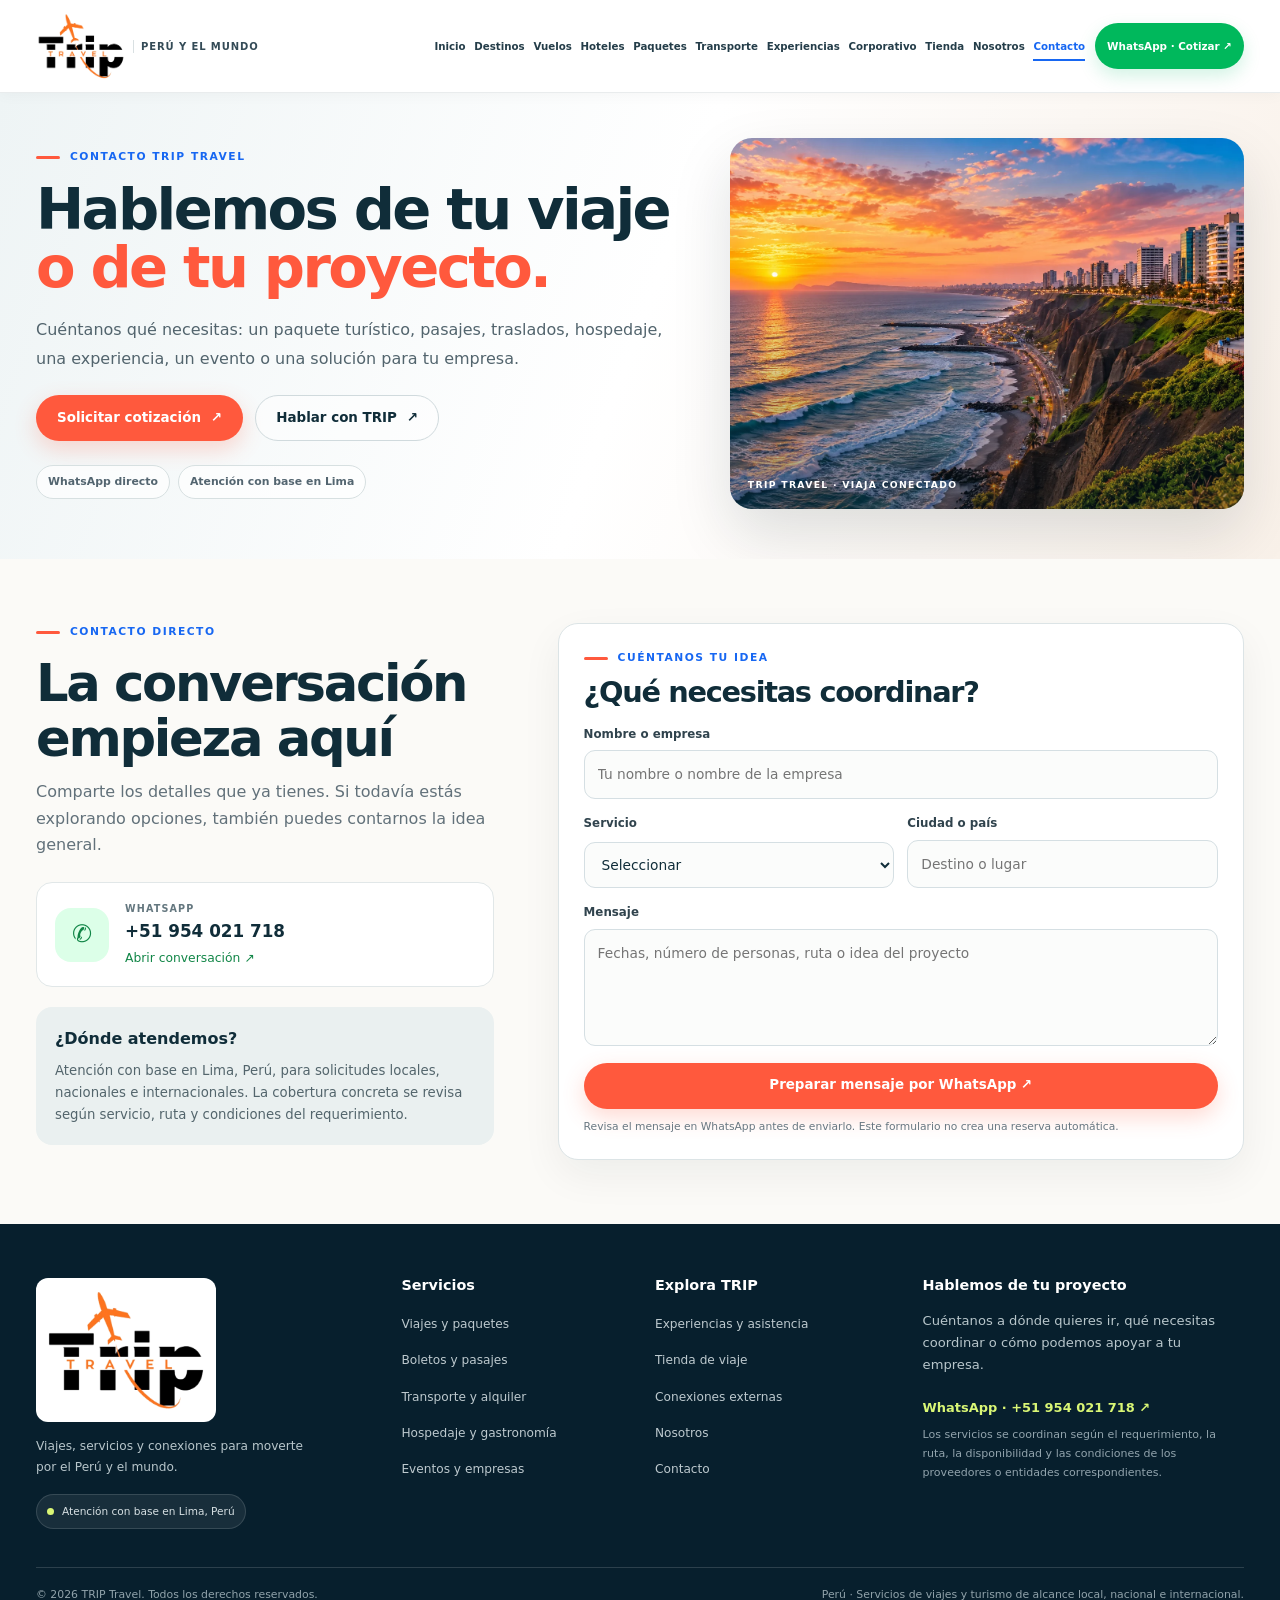
<file: contacto.html>
<!DOCTYPE html>

<html lang="es">
<head>
<meta charset="utf-8"/>
<meta content="width=device-width, initial-scale=1" name="viewport"/>
<title>Contacto y cotizaciones | TRIP Travel</title>
<meta content="Contacta con TRIP Travel para organizar viajes, pasajes, transporte, hospedaje, experiencias, eventos, artículos turísticos y consultoría." name="description"/>
<meta content="#102b3a" name="theme-color"/>
<meta content="light" name="color-scheme"/>
<meta content="website" property="og:type"/>
<meta content="TRIP Travel" property="og:site_name"/>
<meta content="Contacto y cotizaciones | TRIP Travel" property="og:title"/>
<meta content="Contacta con TRIP Travel para organizar viajes, pasajes, transporte, hospedaje, experiencias, eventos, artículos turísticos y consultoría." property="og:description"/>
<meta content="https://triptravelperu-lab.github.io/trip-travel/assets/images/world-hero.webp" property="og:image"/>
<meta content="summary_large_image" name="twitter:card"/>
<link href="assets/favicon.svg" rel="icon" type="image/svg+xml"/>
<link href="https://triptravelperu-lab.github.io/trip-travel/contacto.html" rel="canonical"/>
<link href="trip-global-integrated.css?v=12" rel="stylesheet"/>
<script defer="" src="trip-interactive-v7.js?v=12"></script>
</head>
<body><a class="skip-link" href="#contenido">Saltar al contenido</a>
<header class="site-header">
<div class="container header-inner">
<a aria-label="TRIP Travel, inicio" class="brand" href="index.html"><img alt="TRIP Travel, logo oficial" class="brand-logo" height="205" src="assets/images/trip-logo-oficial.png" width="360"/><span class="brand-tag">PERÚ Y EL MUNDO</span></a>
<button aria-controls="primary-nav" aria-expanded="false" aria-label="Abrir menú" class="menu-toggle" type="button"><span></span><span></span><span></span></button>
<nav aria-label="Navegación principal" class="primary-nav" id="primary-nav"><div class="nav-main"><a class="nav-link" href="index.html">Inicio</a><a class="nav-link" href="destinos.html">Destinos</a><a class="nav-link" href="vuelos.html">Vuelos</a><a class="nav-link" href="hoteles.html">Hoteles</a><a class="nav-link" href="tours.html">Paquetes</a><a class="nav-link" href="transporte.html">Transporte</a><a class="nav-link" href="experiencias.html">Experiencias</a><a class="nav-link" href="corporativo.html">Corporativo</a><a class="nav-link" href="tienda.html">Tienda</a><a class="nav-link" href="nosotros.html">Nosotros</a><a class="nav-link" href="contacto.html">Contacto</a></div><a class="btn btn-small btn-primary nav-cta" href="https://wa.me/51954021718?text=Hola%20TRIP%20Travel%2C%20quisiera%20asesor%C3%ADa%20para%20organizar%20un%20viaje%20por%20Per%C3%BA%20o%20al%20extranjero." rel="noopener noreferrer" target="_blank">WhatsApp · Cotizar ↗</a></nav>
</div>
</header><main id="contenido"><section class="page-hero"><div class="container page-hero-grid"><div class="page-hero-copy"><p class="eyebrow"><span></span>CONTACTO TRIP TRAVEL</p><h1>Hablemos de tu viaje<br/><em>o de tu proyecto.</em></h1><p class="page-lede">Cuéntanos qué necesitas: un paquete turístico, pasajes, traslados, hospedaje, una experiencia, un evento o una solución para tu empresa.</p><div class="hero-actions"><a class="btn btn-primary" href="https://wa.me/51954021718?text=Hola%20TRIP%20Travel%2C%20quisiera%20solicitar%20una%20cotizaci%C3%B3n." rel="noopener noreferrer" target="_blank">Solicitar cotización <span aria-hidden="true">↗</span></a><a class="btn btn-ghost" href="contacto.html">Hablar con TRIP <span aria-hidden="true">↗</span></a></div><div class="pill-row"><span class="pill">WhatsApp directo</span><span class="pill">Atención con base en Lima</span></div></div><div class="page-hero-image"><img alt="Vista costera urbana al atardecer" height="800" src="assets/images/lima-coast.webp" width="1200"/><span class="image-label">TRIP TRAVEL · VIAJA CONECTADO</span></div></div></section><section class="section"><div class="container contact-grid"><div><div class="section-heading"><p class="eyebrow"><span></span>CONTACTO DIRECTO</p><h2>La conversación empieza aquí</h2><p>Comparte los detalles que ya tienes. Si todavía estás explorando opciones, también puedes contarnos la idea general.</p></div><a class="contact-method" href="https://wa.me/51954021718?text=Hola%20TRIP%20Travel%2C%20quiero%20hacer%20una%20consulta." rel="noopener noreferrer" target="_blank"><span class="contact-method-icon">✆</span><span><small>WHATSAPP</small><strong>+51 954 021 718</strong><em>Abrir conversación ↗</em></span></a><div class="contact-note"><strong>¿Dónde atendemos?</strong><p>Atención con base en Lima, Perú, para solicitudes locales, nacionales e internacionales. La cobertura concreta se revisa según servicio, ruta y condiciones del requerimiento.</p></div></div><form class="quote-form form-card contact-form" data-quote-form=""><p class="eyebrow"><span></span> CUÉNTANOS TU IDEA</p><h2>¿Qué necesitas coordinar?</h2><label>Nombre o empresa<input name="Nombre o empresa" placeholder="Tu nombre o nombre de la empresa" required=""/></label><div class="form-row"><label>Servicio<select name="Servicio" required=""><option value="">Seleccionar</option><option>Viajes y paquetes</option><option>Boletos y pasajes</option><option>Transporte o alquiler</option><option>Hospedaje y gastronomía</option><option>Guía, asistencia, seguros o visados</option><option>Eventos y empresas</option><option>Artículos de viaje</option><option>Asesoría y consultoría</option><option>Otro requerimiento</option></select></label><label>Ciudad o país<input name="Ciudad o país" placeholder="Destino o lugar"/></label></div><label>Mensaje<textarea name="Mensaje" placeholder="Fechas, número de personas, ruta o idea del proyecto" required="" rows="4"></textarea></label><button class="btn btn-primary btn-submit" type="submit">Preparar mensaje por WhatsApp ↗</button><p aria-live="polite" class="form-feedback">Revisa el mensaje en WhatsApp antes de enviarlo. Este formulario no crea una reserva automática.</p></form></div></section></main><footer class="site-footer">
<div class="container footer-main">
<div class="footer-brand-col"><a href="index.html"><img alt="TRIP Travel, logo oficial" class="footer-logo" height="205" src="assets/images/trip-logo-oficial.png" width="360"/></a><p>Viajes, servicios y conexiones para moverte por el Perú y el mundo.</p><span class="footer-location"><span class="dot"></span> Atención con base en Lima, Perú</span></div>
<div><h2>Servicios</h2><ul><li><a href="tours.html">Viajes y paquetes</a></li><li><a href="vuelos.html">Boletos y pasajes</a></li><li><a href="transporte.html">Transporte y alquiler</a></li><li><a href="hoteles.html">Hospedaje y gastronomía</a></li><li><a href="corporativo.html">Eventos y empresas</a></li></ul></div>
<div><h2>Explora TRIP</h2><ul><li><a href="experiencias.html">Experiencias y asistencia</a></li><li><a href="tienda.html">Tienda de viaje</a></li><li><a href="conexiones.html">Conexiones externas</a></li><li><a href="nosotros.html">Nosotros</a></li><li><a href="contacto.html">Contacto</a></li></ul></div>
<div><h2>Hablemos de tu proyecto</h2><p>Cuéntanos a dónde quieres ir, qué necesitas coordinar o cómo podemos apoyar a tu empresa.</p><a class="footer-contact" href="https://wa.me/51954021718?text=Hola%20TRIP%20Travel%2C%20quisiera%20informaci%C3%B3n%20sobre%20sus%20servicios." rel="noopener noreferrer" target="_blank">WhatsApp · +51 954 021 718 ↗</a><p class="footer-note">Los servicios se coordinan según el requerimiento, la ruta, la disponibilidad y las condiciones de los proveedores o entidades correspondientes.</p></div>
</div>
<div class="container footer-bottom"><span>© <span data-year=""></span> TRIP Travel. Todos los derechos reservados.</span><span>Perú · Servicios de viajes y turismo de alcance local, nacional e internacional.</span></div>
</footer>
<a aria-label="Contactar TRIP Travel por WhatsApp" class="whatsapp-float" href="https://wa.me/51954021718?text=Hola%20TRIP%20Travel%2C%20quisiera%20asesor%C3%ADa%20para%20organizar%20un%20viaje%20por%20Per%C3%BA%20o%20al%20extranjero." rel="noopener noreferrer" target="_blank">✆  WhatsApp</a></body></html>
</file>
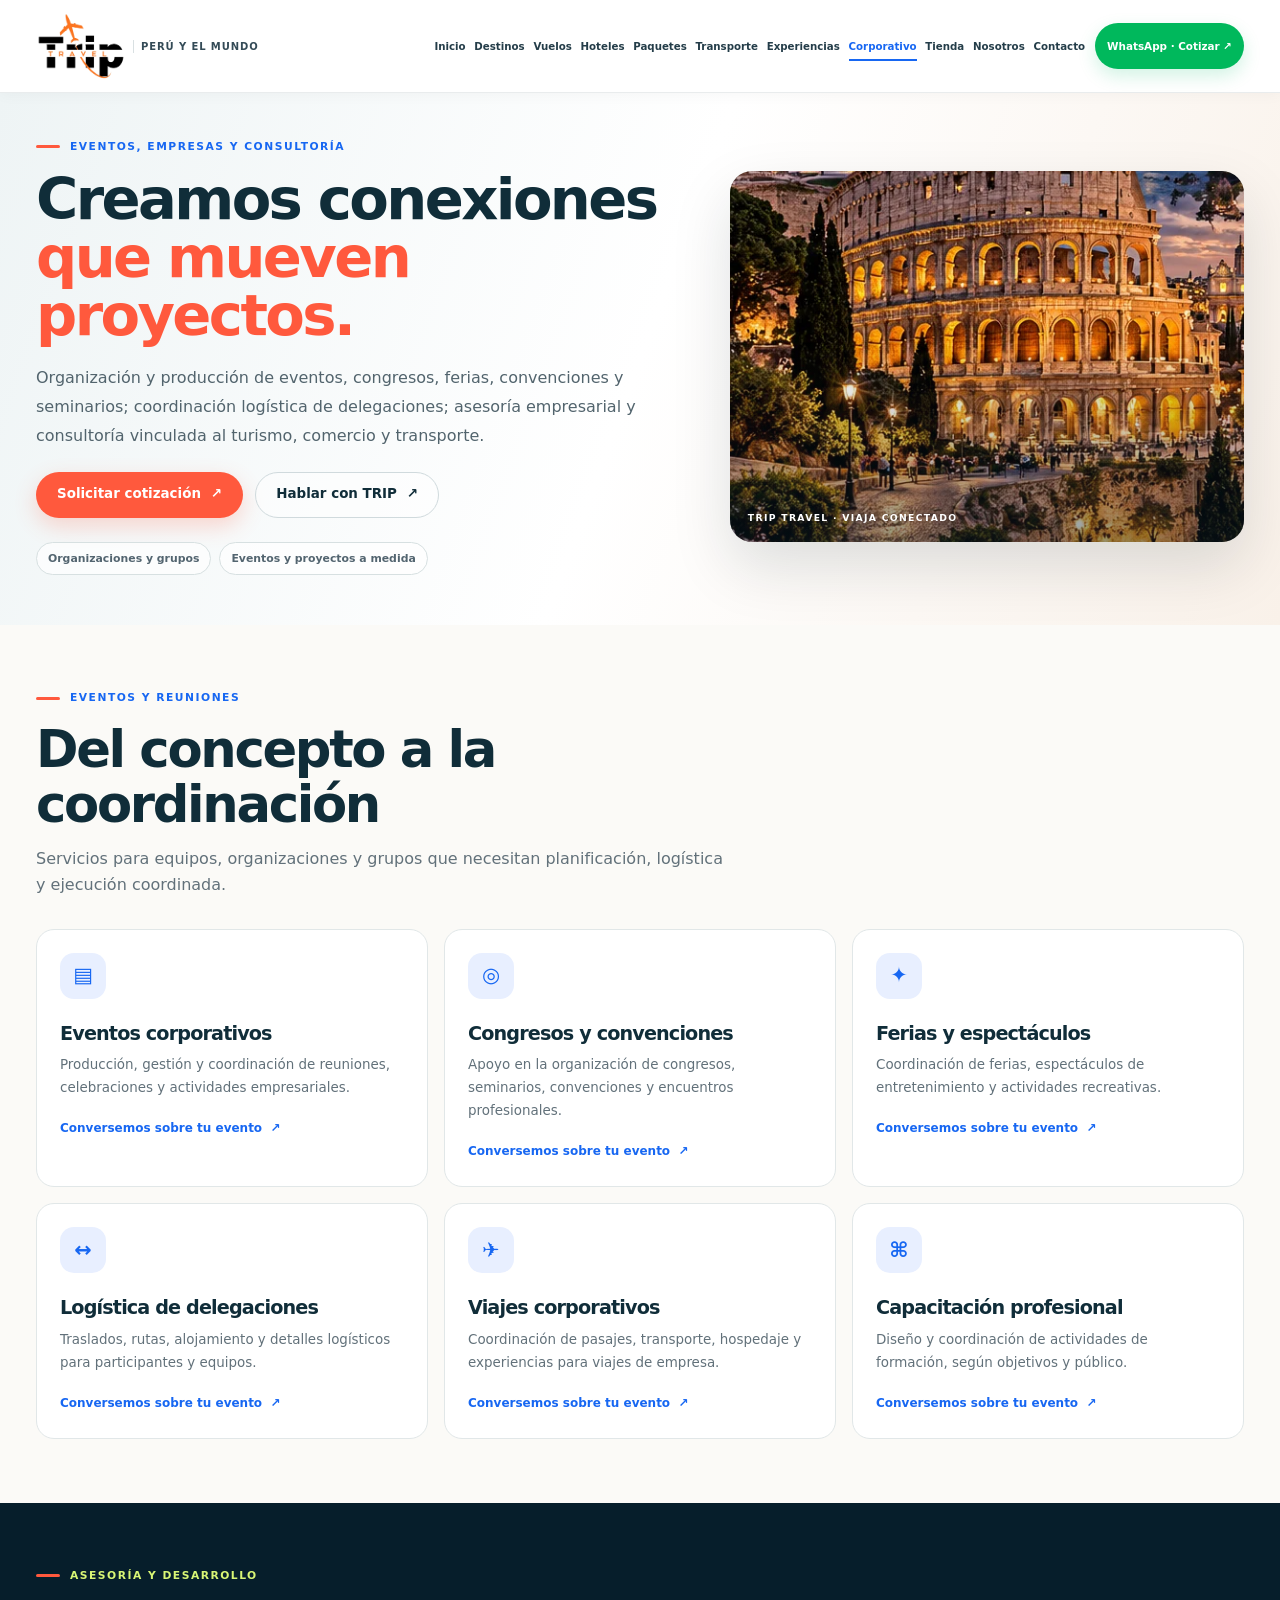
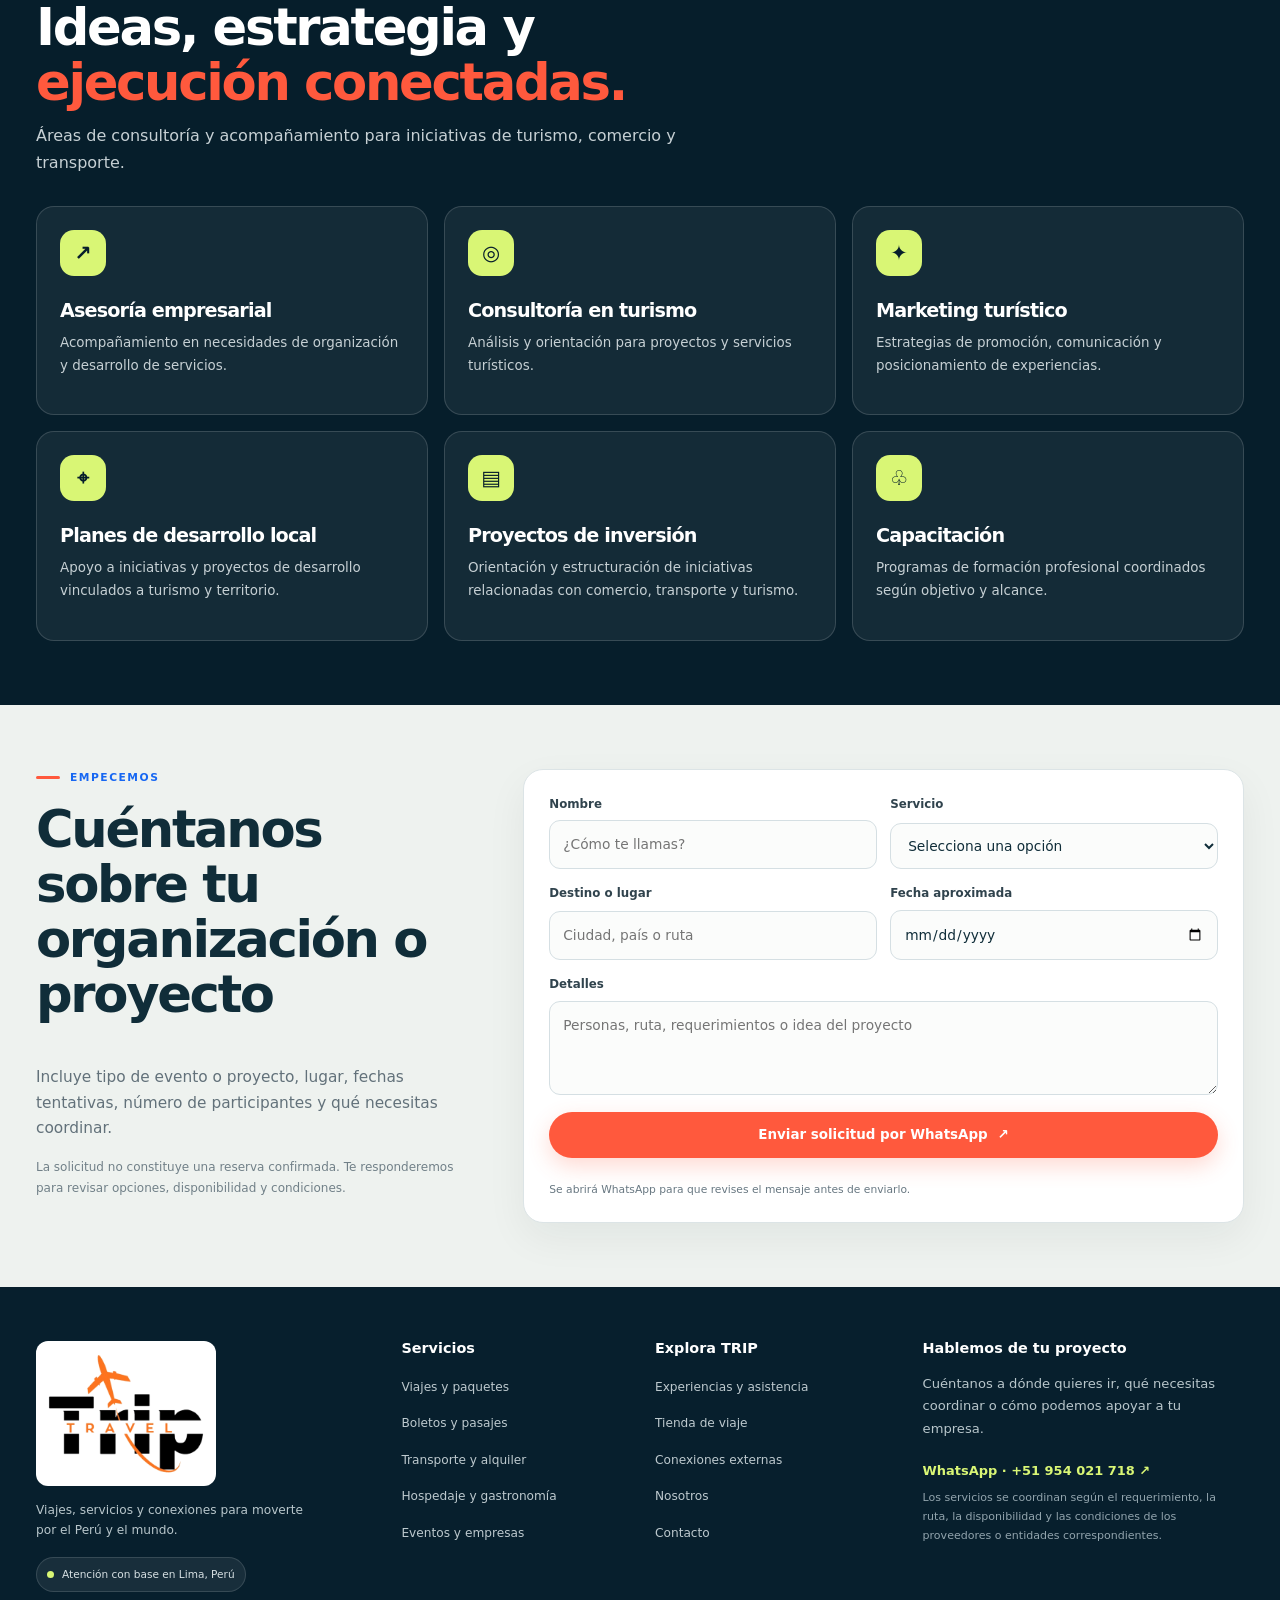
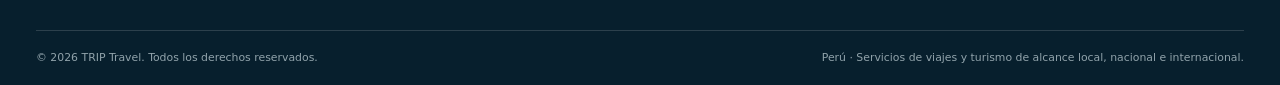
<file: corporativo.html>
<!DOCTYPE html>

<html lang="es">
<head>
<meta charset="utf-8"/>
<meta content="width=device-width, initial-scale=1" name="viewport"/>
<title>Eventos corporativos, consultoría y servicios empresariales | TRIP Travel</title>
<meta content="Organización de eventos y congresos, logística corporativa, asesoría empresarial, marketing turístico, capacitación y proyectos vinculados a turismo, comercio y transporte." name="description"/>
<meta content="#102b3a" name="theme-color"/>
<meta content="light" name="color-scheme"/>
<meta content="website" property="og:type"/>
<meta content="TRIP Travel" property="og:site_name"/>
<meta content="Eventos corporativos, consultoría y servicios empresariales | TRIP Travel" property="og:title"/>
<meta content="Organización de eventos y congresos, logística corporativa, asesoría empresarial, marketing turístico, capacitación y proyectos vinculados a turismo, comercio y transporte." property="og:description"/>
<meta content="https://triptravelperu-lab.github.io/trip-travel/assets/images/world-hero.webp" property="og:image"/>
<meta content="summary_large_image" name="twitter:card"/>
<link href="assets/favicon.svg" rel="icon" type="image/svg+xml"/>
<link href="https://triptravelperu-lab.github.io/trip-travel/corporativo.html" rel="canonical"/>
<link href="trip-global-integrated.css?v=12" rel="stylesheet"/>
<script defer="" src="trip-interactive-v7.js?v=12"></script>
</head>
<body><a class="skip-link" href="#contenido">Saltar al contenido</a>
<header class="site-header">
<div class="container header-inner">
<a aria-label="TRIP Travel, inicio" class="brand" href="index.html"><img alt="TRIP Travel, logo oficial" class="brand-logo" height="205" src="assets/images/trip-logo-oficial.png" width="360"/><span class="brand-tag">PERÚ Y EL MUNDO</span></a>
<button aria-controls="primary-nav" aria-expanded="false" aria-label="Abrir menú" class="menu-toggle" type="button"><span></span><span></span><span></span></button>
<nav aria-label="Navegación principal" class="primary-nav" id="primary-nav"><div class="nav-main"><a class="nav-link" href="index.html">Inicio</a><a class="nav-link" href="destinos.html">Destinos</a><a class="nav-link" href="vuelos.html">Vuelos</a><a class="nav-link" href="hoteles.html">Hoteles</a><a class="nav-link" href="tours.html">Paquetes</a><a class="nav-link" href="transporte.html">Transporte</a><a class="nav-link" href="experiencias.html">Experiencias</a><a class="nav-link" href="corporativo.html">Corporativo</a><a class="nav-link" href="tienda.html">Tienda</a><a class="nav-link" href="nosotros.html">Nosotros</a><a class="nav-link" href="contacto.html">Contacto</a></div><a class="btn btn-small btn-primary nav-cta" href="https://wa.me/51954021718?text=Hola%20TRIP%20Travel%2C%20quisiera%20asesor%C3%ADa%20para%20organizar%20un%20viaje%20por%20Per%C3%BA%20o%20al%20extranjero." rel="noopener noreferrer" target="_blank">WhatsApp · Cotizar ↗</a></nav>
</div>
</header><main id="contenido"><section class="page-hero"><div class="container page-hero-grid"><div class="page-hero-copy"><p class="eyebrow"><span></span>EVENTOS, EMPRESAS Y CONSULTORÍA</p><h1>Creamos conexiones<br/><em>que mueven proyectos.</em></h1><p class="page-lede">Organización y producción de eventos, congresos, ferias, convenciones y seminarios; coordinación logística de delegaciones; asesoría empresarial y consultoría vinculada al turismo, comercio y transporte.</p><div class="hero-actions"><a class="btn btn-primary" href="https://wa.me/51954021718?text=Hola%20TRIP%20Travel%2C%20quisiera%20solicitar%20una%20cotizaci%C3%B3n." rel="noopener noreferrer" target="_blank">Solicitar cotización <span aria-hidden="true">↗</span></a><a class="btn btn-ghost" href="contacto.html">Hablar con TRIP <span aria-hidden="true">↗</span></a></div><div class="pill-row"><span class="pill">Organizaciones y grupos</span><span class="pill">Eventos y proyectos a medida</span></div></div><div class="page-hero-image"><img alt="Arquitectura de ciudad histórica como telón de fondo para eventos y reuniones" height="800" src="assets/images/world-rome.webp" width="1200"/><span class="image-label">TRIP TRAVEL · VIAJA CONECTADO</span></div></div></section><section class="section"><div class="container"><div class="section-heading"><p class="eyebrow"><span></span>EVENTOS Y REUNIONES</p><h2>Del concepto a la coordinación</h2><p>Servicios para equipos, organizaciones y grupos que necesitan planificación, logística y ejecución coordinada.</p></div><div class="feature-grid feature-grid-3"><article class="feature-card"><span aria-hidden="true" class="feature-icon">▤</span><h3>Eventos corporativos</h3><p>Producción, gestión y coordinación de reuniones, celebraciones y actividades empresariales.</p><a class="text-link" href="contacto.html">Conversemos sobre tu evento <span aria-hidden="true">↗</span></a></article><article class="feature-card"><span aria-hidden="true" class="feature-icon">◎</span><h3>Congresos y convenciones</h3><p>Apoyo en la organización de congresos, seminarios, convenciones y encuentros profesionales.</p><a class="text-link" href="contacto.html">Conversemos sobre tu evento <span aria-hidden="true">↗</span></a></article><article class="feature-card"><span aria-hidden="true" class="feature-icon">✦</span><h3>Ferias y espectáculos</h3><p>Coordinación de ferias, espectáculos de entretenimiento y actividades recreativas.</p><a class="text-link" href="contacto.html">Conversemos sobre tu evento <span aria-hidden="true">↗</span></a></article><article class="feature-card"><span aria-hidden="true" class="feature-icon">↔</span><h3>Logística de delegaciones</h3><p>Traslados, rutas, alojamiento y detalles logísticos para participantes y equipos.</p><a class="text-link" href="contacto.html">Conversemos sobre tu evento <span aria-hidden="true">↗</span></a></article><article class="feature-card"><span aria-hidden="true" class="feature-icon">✈</span><h3>Viajes corporativos</h3><p>Coordinación de pasajes, transporte, hospedaje y experiencias para viajes de empresa.</p><a class="text-link" href="contacto.html">Conversemos sobre tu evento <span aria-hidden="true">↗</span></a></article><article class="feature-card"><span aria-hidden="true" class="feature-icon">⌘</span><h3>Capacitación profesional</h3><p>Diseño y coordinación de actividades de formación, según objetivos y público.</p><a class="text-link" href="contacto.html">Conversemos sobre tu evento <span aria-hidden="true">↗</span></a></article></div></div></section><section class="section section-dark"><div class="container"><div class="section-heading"><p class="eyebrow eyebrow-light"><span></span> ASESORÍA Y DESARROLLO</p><h2>Ideas, estrategia y<br/><em>ejecución conectadas.</em></h2><p>Áreas de consultoría y acompañamiento para iniciativas de turismo, comercio y transporte.</p></div><div class="feature-grid feature-grid-3"><article class="feature-card feature-card-dark"><span class="feature-icon">↗</span><h3>Asesoría empresarial</h3><p>Acompañamiento en necesidades de organización y desarrollo de servicios.</p></article><article class="feature-card feature-card-dark"><span class="feature-icon">◎</span><h3>Consultoría en turismo</h3><p>Análisis y orientación para proyectos y servicios turísticos.</p></article><article class="feature-card feature-card-dark"><span class="feature-icon">✦</span><h3>Marketing turístico</h3><p>Estrategias de promoción, comunicación y posicionamiento de experiencias.</p></article><article class="feature-card feature-card-dark"><span class="feature-icon">⌖</span><h3>Planes de desarrollo local</h3><p>Apoyo a iniciativas y proyectos de desarrollo vinculados a turismo y territorio.</p></article><article class="feature-card feature-card-dark"><span class="feature-icon">▤</span><h3>Proyectos de inversión</h3><p>Orientación y estructuración de iniciativas relacionadas con comercio, transporte y turismo.</p></article><article class="feature-card feature-card-dark"><span class="feature-icon">♧</span><h3>Capacitación</h3><p>Programas de formación profesional coordinados según objetivo y alcance.</p></article></div></div></section><section class="section section-tint"><div class="container quote-layout"><div><p class="eyebrow"><span></span> EMPECEMOS</p><h2>Cuéntanos sobre tu organización o proyecto</h2><p class="section-lede">Incluye tipo de evento o proyecto, lugar, fechas tentativas, número de participantes y qué necesitas coordinar.</p><p class="small-note">La solicitud no constituye una reserva confirmada. Te responderemos para revisar opciones, disponibilidad y condiciones.</p></div><form class="quote-form form-card" data-quote-form="">
<div class="form-row"><label>Nombre<input autocomplete="name" name="Nombre" placeholder="¿Cómo te llamas?" required=""/></label><label>Servicio<select name="Servicio" required=""><option value="">Selecciona una opción</option><option>Viajes y paquetes turísticos</option><option>Boletos y pasajes</option><option>Transporte, transfers o alquiler</option><option>Hospedaje y gastronomía</option><option>Guía, asistencia, seguros o visados</option><option>Eventos y servicios corporativos</option><option>Productos y artículos de viaje</option><option>Consultoría y proyectos</option></select></label></div>
<div class="form-row"><label>Destino o lugar<input name="Destino o lugar" placeholder="Ciudad, país o ruta"/></label><label>Fecha aproximada<input name="Fecha aproximada" type="date"/></label></div>
<label>Detalles<textarea name="Detalles" placeholder="Personas, ruta, requerimientos o idea del proyecto" rows="3"></textarea></label>
<button class="btn btn-primary btn-submit" type="submit">Enviar solicitud por WhatsApp <span aria-hidden="true">↗</span></button><p aria-live="polite" class="form-feedback">Se abrirá WhatsApp para que revises el mensaje antes de enviarlo.</p>
</form></div></section></main><footer class="site-footer">
<div class="container footer-main">
<div class="footer-brand-col"><a href="index.html"><img alt="TRIP Travel, logo oficial" class="footer-logo" height="205" src="assets/images/trip-logo-oficial.png" width="360"/></a><p>Viajes, servicios y conexiones para moverte por el Perú y el mundo.</p><span class="footer-location"><span class="dot"></span> Atención con base en Lima, Perú</span></div>
<div><h2>Servicios</h2><ul><li><a href="tours.html">Viajes y paquetes</a></li><li><a href="vuelos.html">Boletos y pasajes</a></li><li><a href="transporte.html">Transporte y alquiler</a></li><li><a href="hoteles.html">Hospedaje y gastronomía</a></li><li><a href="corporativo.html">Eventos y empresas</a></li></ul></div>
<div><h2>Explora TRIP</h2><ul><li><a href="experiencias.html">Experiencias y asistencia</a></li><li><a href="tienda.html">Tienda de viaje</a></li><li><a href="conexiones.html">Conexiones externas</a></li><li><a href="nosotros.html">Nosotros</a></li><li><a href="contacto.html">Contacto</a></li></ul></div>
<div><h2>Hablemos de tu proyecto</h2><p>Cuéntanos a dónde quieres ir, qué necesitas coordinar o cómo podemos apoyar a tu empresa.</p><a class="footer-contact" href="https://wa.me/51954021718?text=Hola%20TRIP%20Travel%2C%20quisiera%20informaci%C3%B3n%20sobre%20sus%20servicios." rel="noopener noreferrer" target="_blank">WhatsApp · +51 954 021 718 ↗</a><p class="footer-note">Los servicios se coordinan según el requerimiento, la ruta, la disponibilidad y las condiciones de los proveedores o entidades correspondientes.</p></div>
</div>
<div class="container footer-bottom"><span>© <span data-year=""></span> TRIP Travel. Todos los derechos reservados.</span><span>Perú · Servicios de viajes y turismo de alcance local, nacional e internacional.</span></div>
</footer>
<a aria-label="Contactar TRIP Travel por WhatsApp" class="whatsapp-float" href="https://wa.me/51954021718?text=Hola%20TRIP%20Travel%2C%20quisiera%20asesor%C3%ADa%20para%20organizar%20un%20viaje%20por%20Per%C3%BA%20o%20al%20extranjero." rel="noopener noreferrer" target="_blank">✆  WhatsApp</a></body></html>
</file>
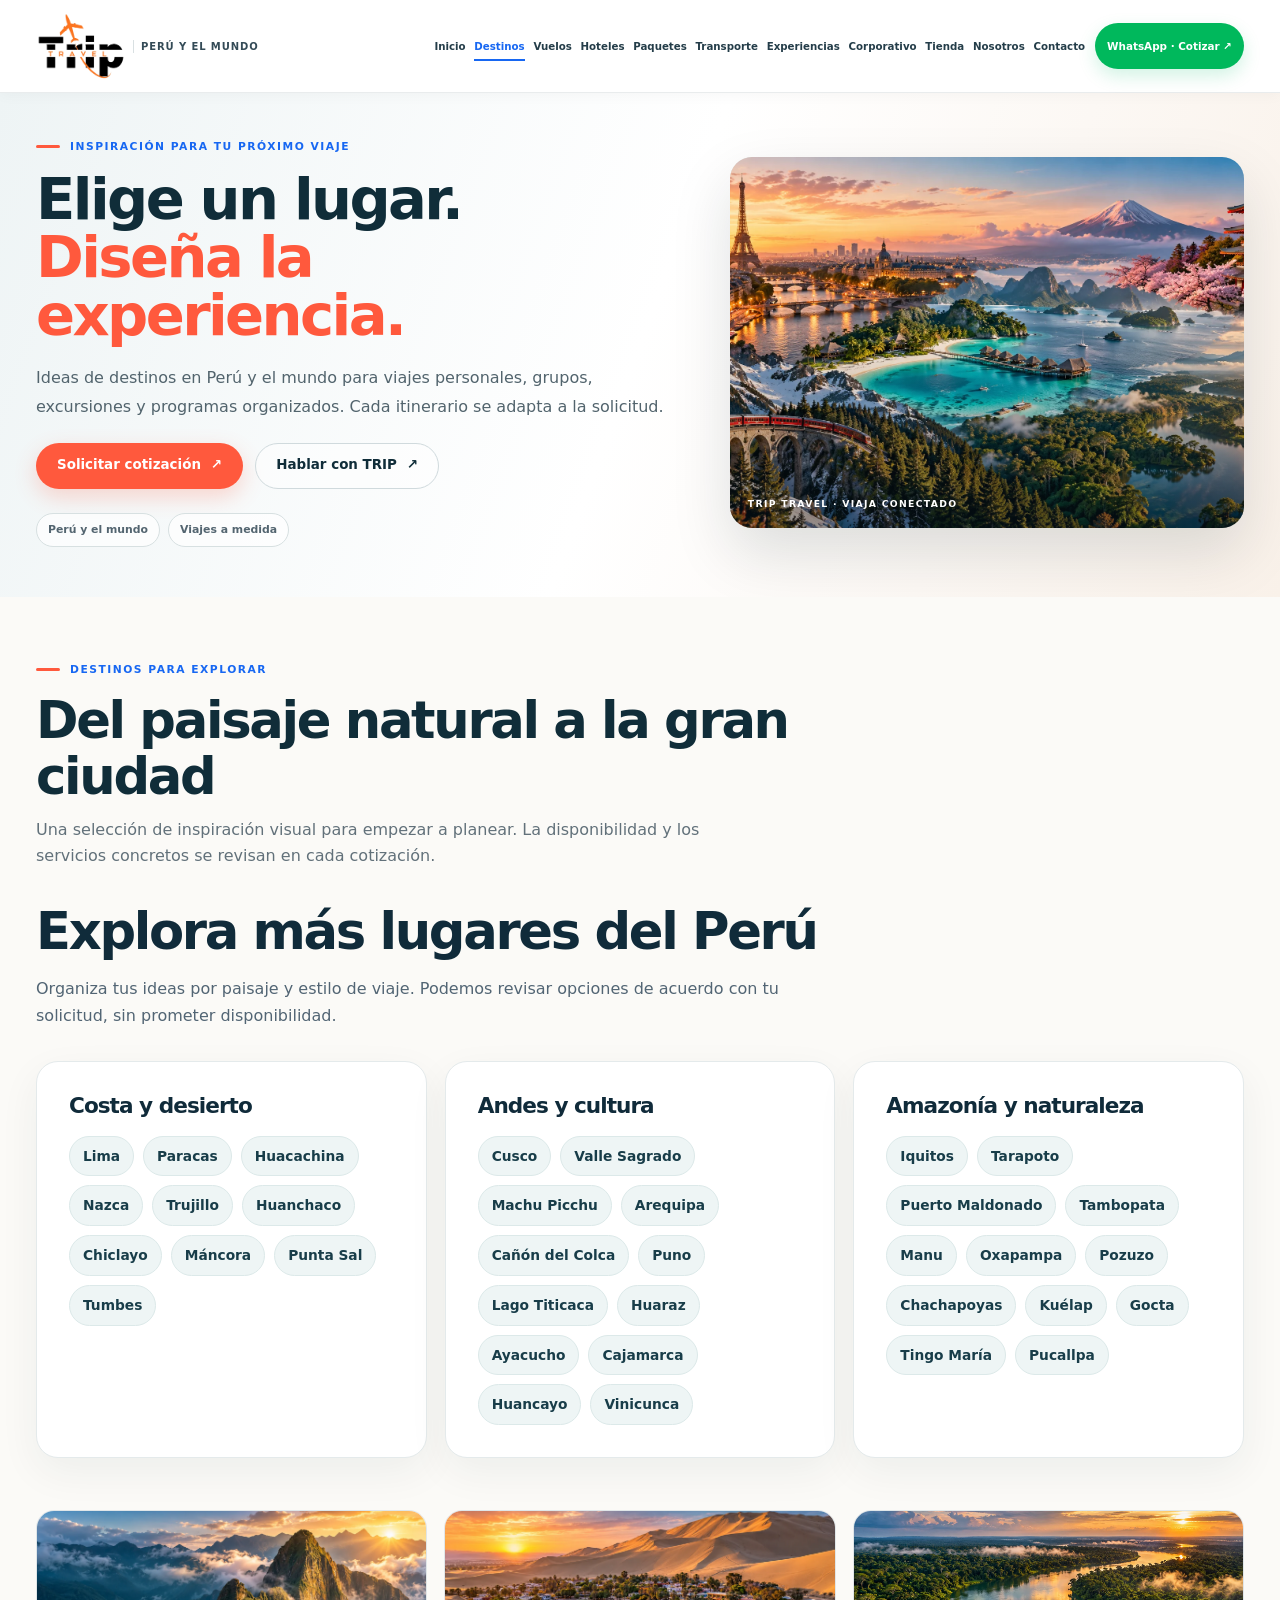
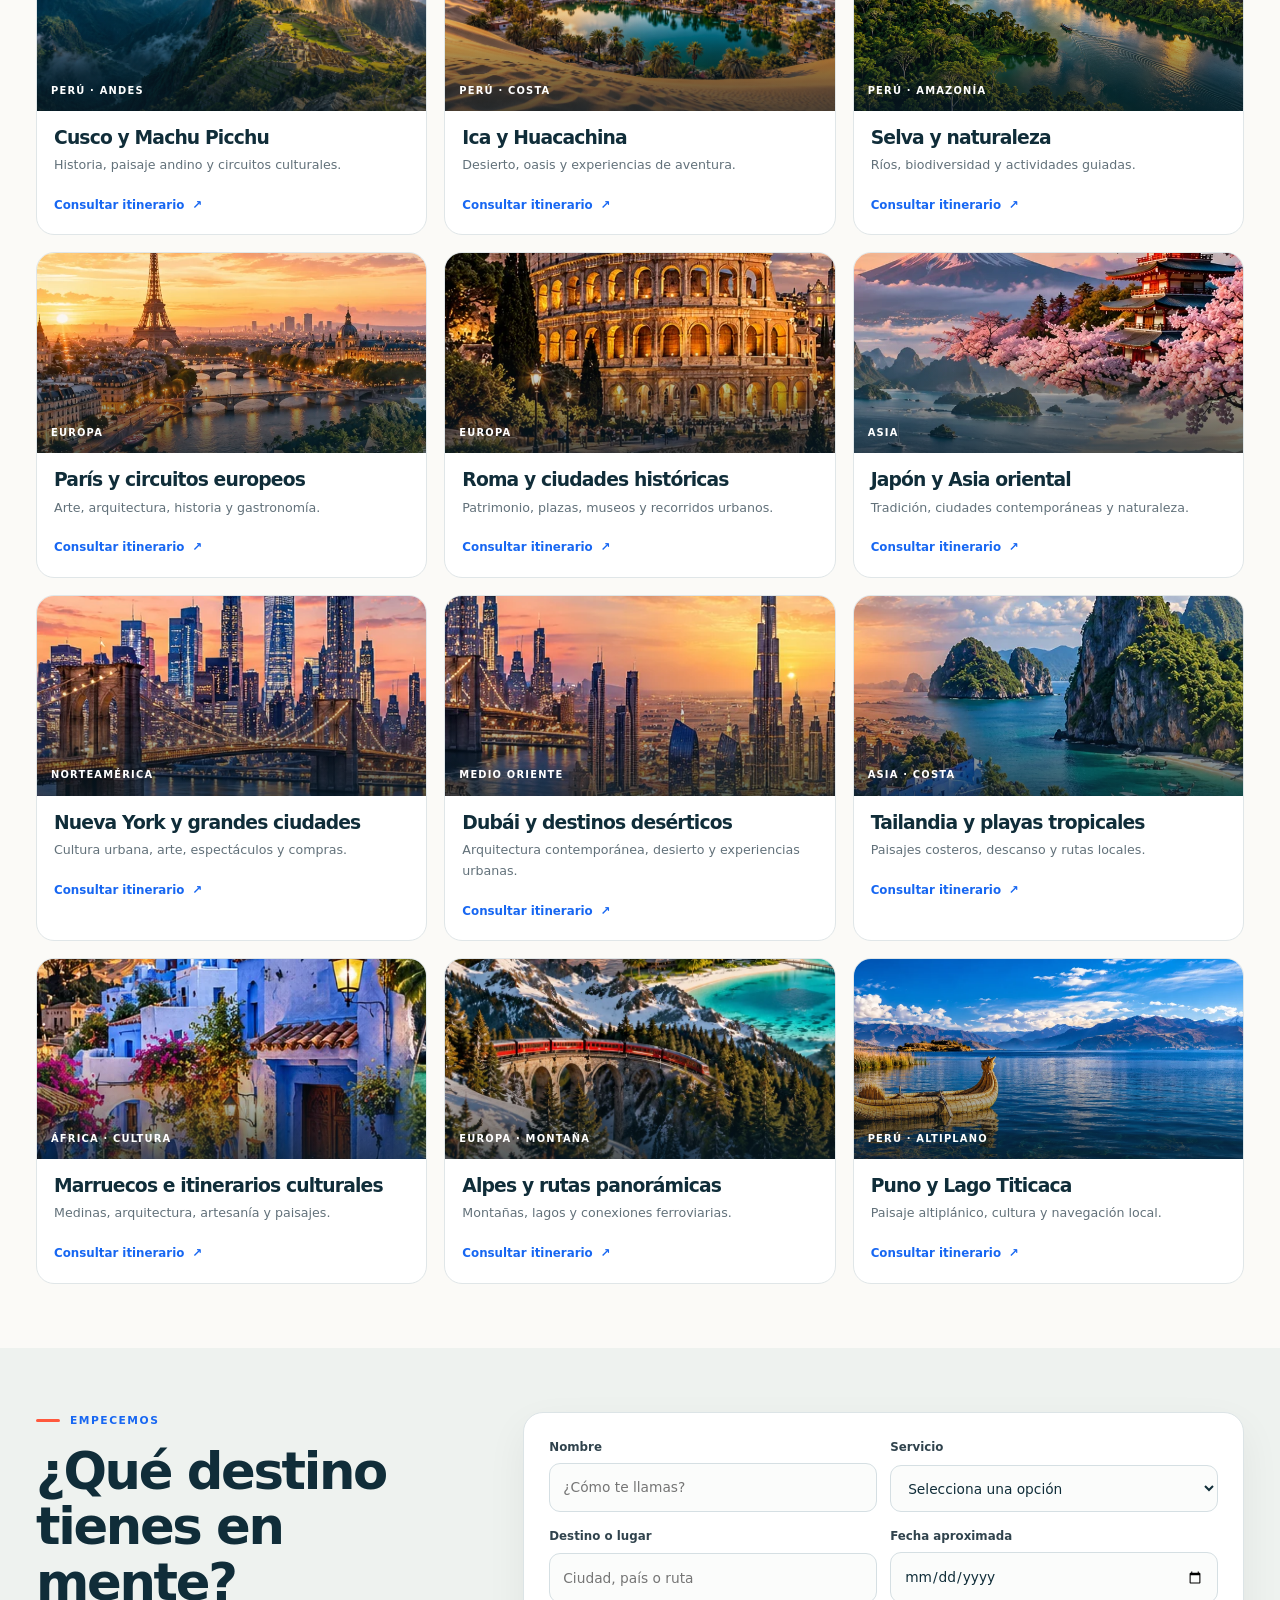
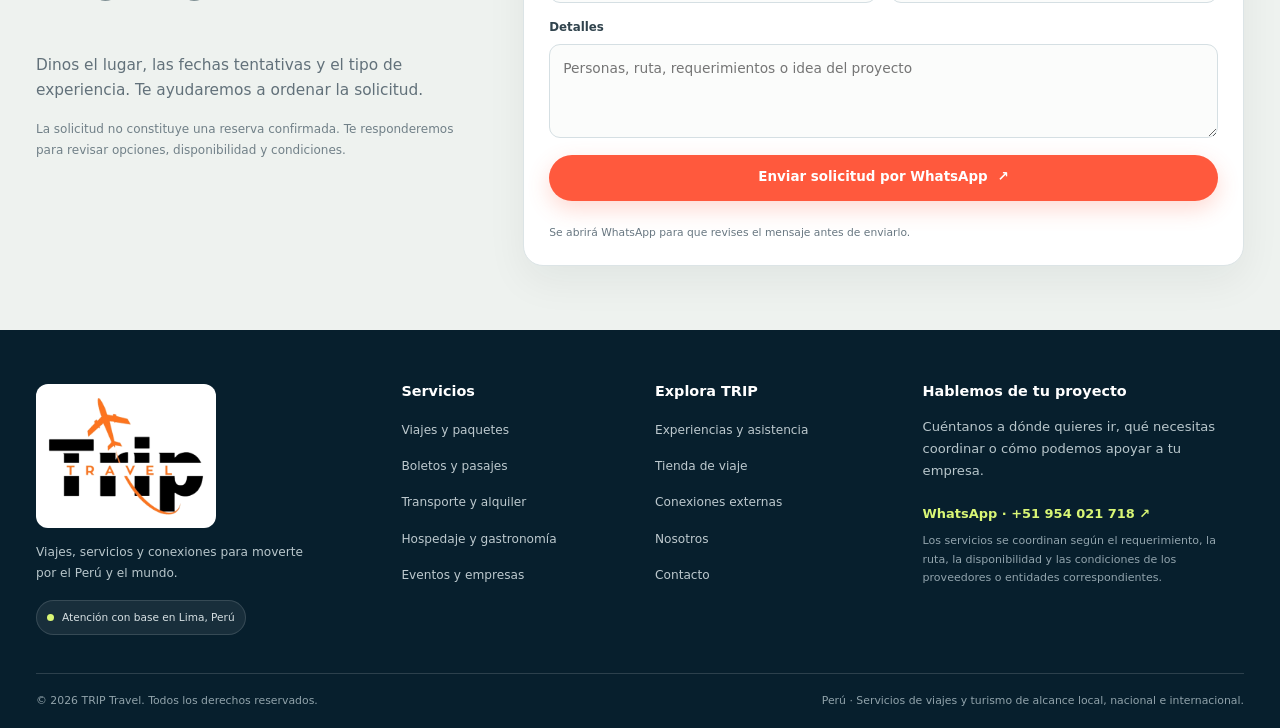
<file: destinos.html>
<!DOCTYPE html>

<html lang="es">
<head>
<meta charset="utf-8"/>
<meta content="width=device-width, initial-scale=1" name="viewport"/>
<title>Destinos en Perú y el mundo | TRIP Travel</title>
<meta content="Descubre destinos nacionales e internacionales y solicita ayuda para organizar tu itinerario con TRIP Travel." name="description"/>
<meta content="#102b3a" name="theme-color"/>
<meta content="light" name="color-scheme"/>
<meta content="website" property="og:type"/>
<meta content="TRIP Travel" property="og:site_name"/>
<meta content="Destinos en Perú y el mundo | TRIP Travel" property="og:title"/>
<meta content="Descubre destinos nacionales e internacionales y solicita ayuda para organizar tu itinerario con TRIP Travel." property="og:description"/>
<meta content="https://triptravelperu-lab.github.io/trip-travel/assets/images/world-hero.webp" property="og:image"/>
<meta content="summary_large_image" name="twitter:card"/>
<link href="assets/favicon.svg" rel="icon" type="image/svg+xml"/>
<link href="https://triptravelperu-lab.github.io/trip-travel/destinos.html" rel="canonical"/>
<link href="trip-global-integrated.css?v=12" rel="stylesheet"/>
<script defer="" src="trip-interactive-v7.js?v=12"></script>
</head>
<body><a class="skip-link" href="#contenido">Saltar al contenido</a>
<header class="site-header">
<div class="container header-inner">
<a aria-label="TRIP Travel, inicio" class="brand" href="index.html"><img alt="TRIP Travel, logo oficial" class="brand-logo" height="205" src="assets/images/trip-logo-oficial.png" width="360"/><span class="brand-tag">PERÚ Y EL MUNDO</span></a>
<button aria-controls="primary-nav" aria-expanded="false" aria-label="Abrir menú" class="menu-toggle" type="button"><span></span><span></span><span></span></button>
<nav aria-label="Navegación principal" class="primary-nav" id="primary-nav"><div class="nav-main"><a class="nav-link" href="index.html">Inicio</a><a class="nav-link" href="destinos.html">Destinos</a><a class="nav-link" href="vuelos.html">Vuelos</a><a class="nav-link" href="hoteles.html">Hoteles</a><a class="nav-link" href="tours.html">Paquetes</a><a class="nav-link" href="transporte.html">Transporte</a><a class="nav-link" href="experiencias.html">Experiencias</a><a class="nav-link" href="corporativo.html">Corporativo</a><a class="nav-link" href="tienda.html">Tienda</a><a class="nav-link" href="nosotros.html">Nosotros</a><a class="nav-link" href="contacto.html">Contacto</a></div><a class="btn btn-small btn-primary nav-cta" href="https://wa.me/51954021718?text=Hola%20TRIP%20Travel%2C%20quisiera%20asesor%C3%ADa%20para%20organizar%20un%20viaje%20por%20Per%C3%BA%20o%20al%20extranjero." rel="noopener noreferrer" target="_blank">WhatsApp · Cotizar ↗</a></nav>
</div>
</header><main id="contenido"><section class="page-hero"><div class="container page-hero-grid"><div class="page-hero-copy"><p class="eyebrow"><span></span>INSPIRACIÓN PARA TU PRÓXIMO VIAJE</p><h1>Elige un lugar.<br/><em>Diseña la experiencia.</em></h1><p class="page-lede">Ideas de destinos en Perú y el mundo para viajes personales, grupos, excursiones y programas organizados. Cada itinerario se adapta a la solicitud.</p><div class="hero-actions"><a class="btn btn-primary" href="https://wa.me/51954021718?text=Hola%20TRIP%20Travel%2C%20quisiera%20solicitar%20una%20cotizaci%C3%B3n." rel="noopener noreferrer" target="_blank">Solicitar cotización <span aria-hidden="true">↗</span></a><a class="btn btn-ghost" href="contacto.html">Hablar con TRIP <span aria-hidden="true">↗</span></a></div><div class="pill-row"><span class="pill">Perú y el mundo</span><span class="pill">Viajes a medida</span></div></div><div class="page-hero-image"><img alt="Panorama visual de lugares y paisajes internacionales" height="800" src="assets/images/world-hero.webp" width="1200"/><span class="image-label">TRIP TRAVEL · VIAJA CONECTADO</span></div></div></section><section class="section" id="explora-peru"><div class="container"><div class="section-heading"><p class="eyebrow"><span></span>DESTINOS PARA EXPLORAR</p><h2>Del paisaje natural a la gran ciudad</h2><p>Una selección de inspiración visual para empezar a planear. La disponibilidad y los servicios concretos se revisan en cada cotización.</p></div><div class="regional-directory"><h2>Explora más lugares del Perú</h2><p>Organiza tus ideas por paisaje y estilo de viaje. Podemos revisar opciones de acuerdo con tu solicitud, sin prometer disponibilidad.</p><div class="peru-regions"><div class="region-panel"><h3>Costa y desierto</h3><div class="region-chips"><a href="https://wa.me/51954021718?text=Hola%20TRIP%20Travel%2C%20quisiera%20consultar%20un%20viaje%20a%20Lima" rel="noopener noreferrer" target="_blank">Lima</a><a href="https://wa.me/51954021718?text=Hola%20TRIP%20Travel%2C%20quisiera%20consultar%20un%20viaje%20a%20Paracas" rel="noopener noreferrer" target="_blank">Paracas</a><a href="https://wa.me/51954021718?text=Hola%20TRIP%20Travel%2C%20quisiera%20consultar%20un%20viaje%20a%20Huacachina" rel="noopener noreferrer" target="_blank">Huacachina</a><a href="https://wa.me/51954021718?text=Hola%20TRIP%20Travel%2C%20quisiera%20consultar%20un%20viaje%20a%20Nazca" rel="noopener noreferrer" target="_blank">Nazca</a><a href="https://wa.me/51954021718?text=Hola%20TRIP%20Travel%2C%20quisiera%20consultar%20un%20viaje%20a%20Trujillo" rel="noopener noreferrer" target="_blank">Trujillo</a><a href="https://wa.me/51954021718?text=Hola%20TRIP%20Travel%2C%20quisiera%20consultar%20un%20viaje%20a%20Huanchaco" rel="noopener noreferrer" target="_blank">Huanchaco</a><a href="https://wa.me/51954021718?text=Hola%20TRIP%20Travel%2C%20quisiera%20consultar%20un%20viaje%20a%20Chiclayo" rel="noopener noreferrer" target="_blank">Chiclayo</a><a href="https://wa.me/51954021718?text=Hola%20TRIP%20Travel%2C%20quisiera%20consultar%20un%20viaje%20a%20M%C3%A1ncora" rel="noopener noreferrer" target="_blank">Máncora</a><a href="https://wa.me/51954021718?text=Hola%20TRIP%20Travel%2C%20quisiera%20consultar%20un%20viaje%20a%20Punta%20Sal" rel="noopener noreferrer" target="_blank">Punta Sal</a><a href="https://wa.me/51954021718?text=Hola%20TRIP%20Travel%2C%20quisiera%20consultar%20un%20viaje%20a%20Tumbes" rel="noopener noreferrer" target="_blank">Tumbes</a></div></div><div class="region-panel"><h3>Andes y cultura</h3><div class="region-chips"><a href="https://wa.me/51954021718?text=Hola%20TRIP%20Travel%2C%20quisiera%20consultar%20un%20viaje%20a%20Cusco" rel="noopener noreferrer" target="_blank">Cusco</a><a href="https://wa.me/51954021718?text=Hola%20TRIP%20Travel%2C%20quisiera%20consultar%20un%20viaje%20a%20Valle%20Sagrado" rel="noopener noreferrer" target="_blank">Valle Sagrado</a><a href="https://wa.me/51954021718?text=Hola%20TRIP%20Travel%2C%20quisiera%20consultar%20un%20viaje%20a%20Machu%20Picchu" rel="noopener noreferrer" target="_blank">Machu Picchu</a><a href="https://wa.me/51954021718?text=Hola%20TRIP%20Travel%2C%20quisiera%20consultar%20un%20viaje%20a%20Arequipa" rel="noopener noreferrer" target="_blank">Arequipa</a><a href="https://wa.me/51954021718?text=Hola%20TRIP%20Travel%2C%20quisiera%20consultar%20un%20viaje%20a%20Ca%C3%B1%C3%B3n%20del%20Colca" rel="noopener noreferrer" target="_blank">Cañón del Colca</a><a href="https://wa.me/51954021718?text=Hola%20TRIP%20Travel%2C%20quisiera%20consultar%20un%20viaje%20a%20Puno" rel="noopener noreferrer" target="_blank">Puno</a><a href="https://wa.me/51954021718?text=Hola%20TRIP%20Travel%2C%20quisiera%20consultar%20un%20viaje%20a%20Lago%20Titicaca" rel="noopener noreferrer" target="_blank">Lago Titicaca</a><a href="https://wa.me/51954021718?text=Hola%20TRIP%20Travel%2C%20quisiera%20consultar%20un%20viaje%20a%20Huaraz" rel="noopener noreferrer" target="_blank">Huaraz</a><a href="https://wa.me/51954021718?text=Hola%20TRIP%20Travel%2C%20quisiera%20consultar%20un%20viaje%20a%20Ayacucho" rel="noopener noreferrer" target="_blank">Ayacucho</a><a href="https://wa.me/51954021718?text=Hola%20TRIP%20Travel%2C%20quisiera%20consultar%20un%20viaje%20a%20Cajamarca" rel="noopener noreferrer" target="_blank">Cajamarca</a><a href="https://wa.me/51954021718?text=Hola%20TRIP%20Travel%2C%20quisiera%20consultar%20un%20viaje%20a%20Huancayo" rel="noopener noreferrer" target="_blank">Huancayo</a><a href="https://wa.me/51954021718?text=Hola%20TRIP%20Travel%2C%20quisiera%20consultar%20un%20viaje%20a%20Vinicunca" rel="noopener noreferrer" target="_blank">Vinicunca</a></div></div><div class="region-panel"><h3>Amazonía y naturaleza</h3><div class="region-chips"><a href="https://wa.me/51954021718?text=Hola%20TRIP%20Travel%2C%20quisiera%20consultar%20un%20viaje%20a%20Iquitos" rel="noopener noreferrer" target="_blank">Iquitos</a><a href="https://wa.me/51954021718?text=Hola%20TRIP%20Travel%2C%20quisiera%20consultar%20un%20viaje%20a%20Tarapoto" rel="noopener noreferrer" target="_blank">Tarapoto</a><a href="https://wa.me/51954021718?text=Hola%20TRIP%20Travel%2C%20quisiera%20consultar%20un%20viaje%20a%20Puerto%20Maldonado" rel="noopener noreferrer" target="_blank">Puerto Maldonado</a><a href="https://wa.me/51954021718?text=Hola%20TRIP%20Travel%2C%20quisiera%20consultar%20un%20viaje%20a%20Tambopata" rel="noopener noreferrer" target="_blank">Tambopata</a><a href="https://wa.me/51954021718?text=Hola%20TRIP%20Travel%2C%20quisiera%20consultar%20un%20viaje%20a%20Manu" rel="noopener noreferrer" target="_blank">Manu</a><a href="https://wa.me/51954021718?text=Hola%20TRIP%20Travel%2C%20quisiera%20consultar%20un%20viaje%20a%20Oxapampa" rel="noopener noreferrer" target="_blank">Oxapampa</a><a href="https://wa.me/51954021718?text=Hola%20TRIP%20Travel%2C%20quisiera%20consultar%20un%20viaje%20a%20Pozuzo" rel="noopener noreferrer" target="_blank">Pozuzo</a><a href="https://wa.me/51954021718?text=Hola%20TRIP%20Travel%2C%20quisiera%20consultar%20un%20viaje%20a%20Chachapoyas" rel="noopener noreferrer" target="_blank">Chachapoyas</a><a href="https://wa.me/51954021718?text=Hola%20TRIP%20Travel%2C%20quisiera%20consultar%20un%20viaje%20a%20Ku%C3%A9lap" rel="noopener noreferrer" target="_blank">Kuélap</a><a href="https://wa.me/51954021718?text=Hola%20TRIP%20Travel%2C%20quisiera%20consultar%20un%20viaje%20a%20Gocta" rel="noopener noreferrer" target="_blank">Gocta</a><a href="https://wa.me/51954021718?text=Hola%20TRIP%20Travel%2C%20quisiera%20consultar%20un%20viaje%20a%20Tingo%20Mar%C3%ADa" rel="noopener noreferrer" target="_blank">Tingo María</a><a href="https://wa.me/51954021718?text=Hola%20TRIP%20Travel%2C%20quisiera%20consultar%20un%20viaje%20a%20Pucallpa" rel="noopener noreferrer" target="_blank">Pucallpa</a></div></div></div></div><div class="destination-grid destination-grid-large"><article class="image-card"><a aria-label="Cusco y Machu Picchu" class="image-card-photo" href="contacto.html"><img alt="Cusco y Machu Picchu" height="620" loading="lazy" src="assets/images/machu-picchu.webp" width="900"/><span class="photo-kicker">PERÚ · ANDES</span></a><div class="image-card-body"><h3><a href="contacto.html">Cusco y Machu Picchu</a></h3><p>Historia, paisaje andino y circuitos culturales.</p><a class="text-link" href="contacto.html">Consultar itinerario <span aria-hidden="true">↗</span></a></div></article><article class="image-card"><a aria-label="Ica y Huacachina" class="image-card-photo" href="contacto.html"><img alt="Ica y Huacachina" height="620" loading="lazy" src="assets/images/huacachina.webp" width="900"/><span class="photo-kicker">PERÚ · COSTA</span></a><div class="image-card-body"><h3><a href="contacto.html">Ica y Huacachina</a></h3><p>Desierto, oasis y experiencias de aventura.</p><a class="text-link" href="contacto.html">Consultar itinerario <span aria-hidden="true">↗</span></a></div></article><article class="image-card"><a aria-label="Selva y naturaleza" class="image-card-photo" href="contacto.html"><img alt="Selva y naturaleza" height="620" loading="lazy" src="assets/images/amazon-river.webp" width="900"/><span class="photo-kicker">PERÚ · AMAZONÍA</span></a><div class="image-card-body"><h3><a href="contacto.html">Selva y naturaleza</a></h3><p>Ríos, biodiversidad y actividades guiadas.</p><a class="text-link" href="contacto.html">Consultar itinerario <span aria-hidden="true">↗</span></a></div></article><article class="image-card"><a aria-label="París y circuitos europeos" class="image-card-photo" href="contacto.html"><img alt="París y circuitos europeos" height="620" loading="lazy" src="assets/images/world-paris.webp" width="900"/><span class="photo-kicker">EUROPA</span></a><div class="image-card-body"><h3><a href="contacto.html">París y circuitos europeos</a></h3><p>Arte, arquitectura, historia y gastronomía.</p><a class="text-link" href="contacto.html">Consultar itinerario <span aria-hidden="true">↗</span></a></div></article><article class="image-card"><a aria-label="Roma y ciudades históricas" class="image-card-photo" href="contacto.html"><img alt="Roma y ciudades históricas" height="620" loading="lazy" src="assets/images/world-rome.webp" width="900"/><span class="photo-kicker">EUROPA</span></a><div class="image-card-body"><h3><a href="contacto.html">Roma y ciudades históricas</a></h3><p>Patrimonio, plazas, museos y recorridos urbanos.</p><a class="text-link" href="contacto.html">Consultar itinerario <span aria-hidden="true">↗</span></a></div></article><article class="image-card"><a aria-label="Japón y Asia oriental" class="image-card-photo" href="contacto.html"><img alt="Japón y Asia oriental" height="620" loading="lazy" src="assets/images/world-japan.webp" width="900"/><span class="photo-kicker">ASIA</span></a><div class="image-card-body"><h3><a href="contacto.html">Japón y Asia oriental</a></h3><p>Tradición, ciudades contemporáneas y naturaleza.</p><a class="text-link" href="contacto.html">Consultar itinerario <span aria-hidden="true">↗</span></a></div></article><article class="image-card"><a aria-label="Nueva York y grandes ciudades" class="image-card-photo" href="contacto.html"><img alt="Nueva York y grandes ciudades" height="620" loading="lazy" src="assets/images/world-newyork.webp" width="900"/><span class="photo-kicker">NORTEAMÉRICA</span></a><div class="image-card-body"><h3><a href="contacto.html">Nueva York y grandes ciudades</a></h3><p>Cultura urbana, arte, espectáculos y compras.</p><a class="text-link" href="contacto.html">Consultar itinerario <span aria-hidden="true">↗</span></a></div></article><article class="image-card"><a aria-label="Dubái y destinos desérticos" class="image-card-photo" href="contacto.html"><img alt="Dubái y destinos desérticos" height="620" loading="lazy" src="assets/images/world-dubai.webp" width="900"/><span class="photo-kicker">MEDIO ORIENTE</span></a><div class="image-card-body"><h3><a href="contacto.html">Dubái y destinos desérticos</a></h3><p>Arquitectura contemporánea, desierto y experiencias urbanas.</p><a class="text-link" href="contacto.html">Consultar itinerario <span aria-hidden="true">↗</span></a></div></article><article class="image-card"><a aria-label="Tailandia y playas tropicales" class="image-card-photo" href="contacto.html"><img alt="Tailandia y playas tropicales" height="620" loading="lazy" src="assets/images/world-thailand.webp" width="900"/><span class="photo-kicker">ASIA · COSTA</span></a><div class="image-card-body"><h3><a href="contacto.html">Tailandia y playas tropicales</a></h3><p>Paisajes costeros, descanso y rutas locales.</p><a class="text-link" href="contacto.html">Consultar itinerario <span aria-hidden="true">↗</span></a></div></article><article class="image-card"><a aria-label="Marruecos e itinerarios culturales" class="image-card-photo" href="contacto.html"><img alt="Marruecos e itinerarios culturales" height="620" loading="lazy" src="assets/images/world-morocco.webp" width="900"/><span class="photo-kicker">ÁFRICA · CULTURA</span></a><div class="image-card-body"><h3><a href="contacto.html">Marruecos e itinerarios culturales</a></h3><p>Medinas, arquitectura, artesanía y paisajes.</p><a class="text-link" href="contacto.html">Consultar itinerario <span aria-hidden="true">↗</span></a></div></article><article class="image-card"><a aria-label="Alpes y rutas panorámicas" class="image-card-photo" href="contacto.html"><img alt="Alpes y rutas panorámicas" height="620" loading="lazy" src="assets/images/world-alps.webp" width="900"/><span class="photo-kicker">EUROPA · MONTAÑA</span></a><div class="image-card-body"><h3><a href="contacto.html">Alpes y rutas panorámicas</a></h3><p>Montañas, lagos y conexiones ferroviarias.</p><a class="text-link" href="contacto.html">Consultar itinerario <span aria-hidden="true">↗</span></a></div></article><article class="image-card"><a aria-label="Puno y Lago Titicaca" class="image-card-photo" href="contacto.html"><img alt="Puno y Lago Titicaca" height="620" loading="lazy" src="assets/images/titicaca.webp" width="900"/><span class="photo-kicker">PERÚ · ALTIPLANO</span></a><div class="image-card-body"><h3><a href="contacto.html">Puno y Lago Titicaca</a></h3><p>Paisaje altiplánico, cultura y navegación local.</p><a class="text-link" href="contacto.html">Consultar itinerario <span aria-hidden="true">↗</span></a></div></article></div></div></section><section class="section section-tint"><div class="container quote-layout"><div><p class="eyebrow"><span></span> EMPECEMOS</p><h2>¿Qué destino tienes en mente?</h2><p class="section-lede">Dinos el lugar, las fechas tentativas y el tipo de experiencia. Te ayudaremos a ordenar la solicitud.</p><p class="small-note">La solicitud no constituye una reserva confirmada. Te responderemos para revisar opciones, disponibilidad y condiciones.</p></div><form class="quote-form form-card" data-quote-form="">
<div class="form-row"><label>Nombre<input autocomplete="name" name="Nombre" placeholder="¿Cómo te llamas?" required=""/></label><label>Servicio<select name="Servicio" required=""><option value="">Selecciona una opción</option><option>Viajes y paquetes turísticos</option><option>Boletos y pasajes</option><option>Transporte, transfers o alquiler</option><option>Hospedaje y gastronomía</option><option>Guía, asistencia, seguros o visados</option><option>Eventos y servicios corporativos</option><option>Productos y artículos de viaje</option><option>Consultoría y proyectos</option></select></label></div>
<div class="form-row"><label>Destino o lugar<input name="Destino o lugar" placeholder="Ciudad, país o ruta"/></label><label>Fecha aproximada<input name="Fecha aproximada" type="date"/></label></div>
<label>Detalles<textarea name="Detalles" placeholder="Personas, ruta, requerimientos o idea del proyecto" rows="3"></textarea></label>
<button class="btn btn-primary btn-submit" type="submit">Enviar solicitud por WhatsApp <span aria-hidden="true">↗</span></button><p aria-live="polite" class="form-feedback">Se abrirá WhatsApp para que revises el mensaje antes de enviarlo.</p>
</form></div></section></main><footer class="site-footer">
<div class="container footer-main">
<div class="footer-brand-col"><a href="index.html"><img alt="TRIP Travel, logo oficial" class="footer-logo" height="205" src="assets/images/trip-logo-oficial.png" width="360"/></a><p>Viajes, servicios y conexiones para moverte por el Perú y el mundo.</p><span class="footer-location"><span class="dot"></span> Atención con base en Lima, Perú</span></div>
<div><h2>Servicios</h2><ul><li><a href="tours.html">Viajes y paquetes</a></li><li><a href="vuelos.html">Boletos y pasajes</a></li><li><a href="transporte.html">Transporte y alquiler</a></li><li><a href="hoteles.html">Hospedaje y gastronomía</a></li><li><a href="corporativo.html">Eventos y empresas</a></li></ul></div>
<div><h2>Explora TRIP</h2><ul><li><a href="experiencias.html">Experiencias y asistencia</a></li><li><a href="tienda.html">Tienda de viaje</a></li><li><a href="conexiones.html">Conexiones externas</a></li><li><a href="nosotros.html">Nosotros</a></li><li><a href="contacto.html">Contacto</a></li></ul></div>
<div><h2>Hablemos de tu proyecto</h2><p>Cuéntanos a dónde quieres ir, qué necesitas coordinar o cómo podemos apoyar a tu empresa.</p><a class="footer-contact" href="https://wa.me/51954021718?text=Hola%20TRIP%20Travel%2C%20quisiera%20informaci%C3%B3n%20sobre%20sus%20servicios." rel="noopener noreferrer" target="_blank">WhatsApp · +51 954 021 718 ↗</a><p class="footer-note">Los servicios se coordinan según el requerimiento, la ruta, la disponibilidad y las condiciones de los proveedores o entidades correspondientes.</p></div>
</div>
<div class="container footer-bottom"><span>© <span data-year=""></span> TRIP Travel. Todos los derechos reservados.</span><span>Perú · Servicios de viajes y turismo de alcance local, nacional e internacional.</span></div>
</footer>
<a aria-label="Contactar TRIP Travel por WhatsApp" class="whatsapp-float" href="https://wa.me/51954021718?text=Hola%20TRIP%20Travel%2C%20quisiera%20asesor%C3%ADa%20para%20organizar%20un%20viaje%20por%20Per%C3%BA%20o%20al%20extranjero." rel="noopener noreferrer" target="_blank">✆  WhatsApp</a></body></html>
</file>
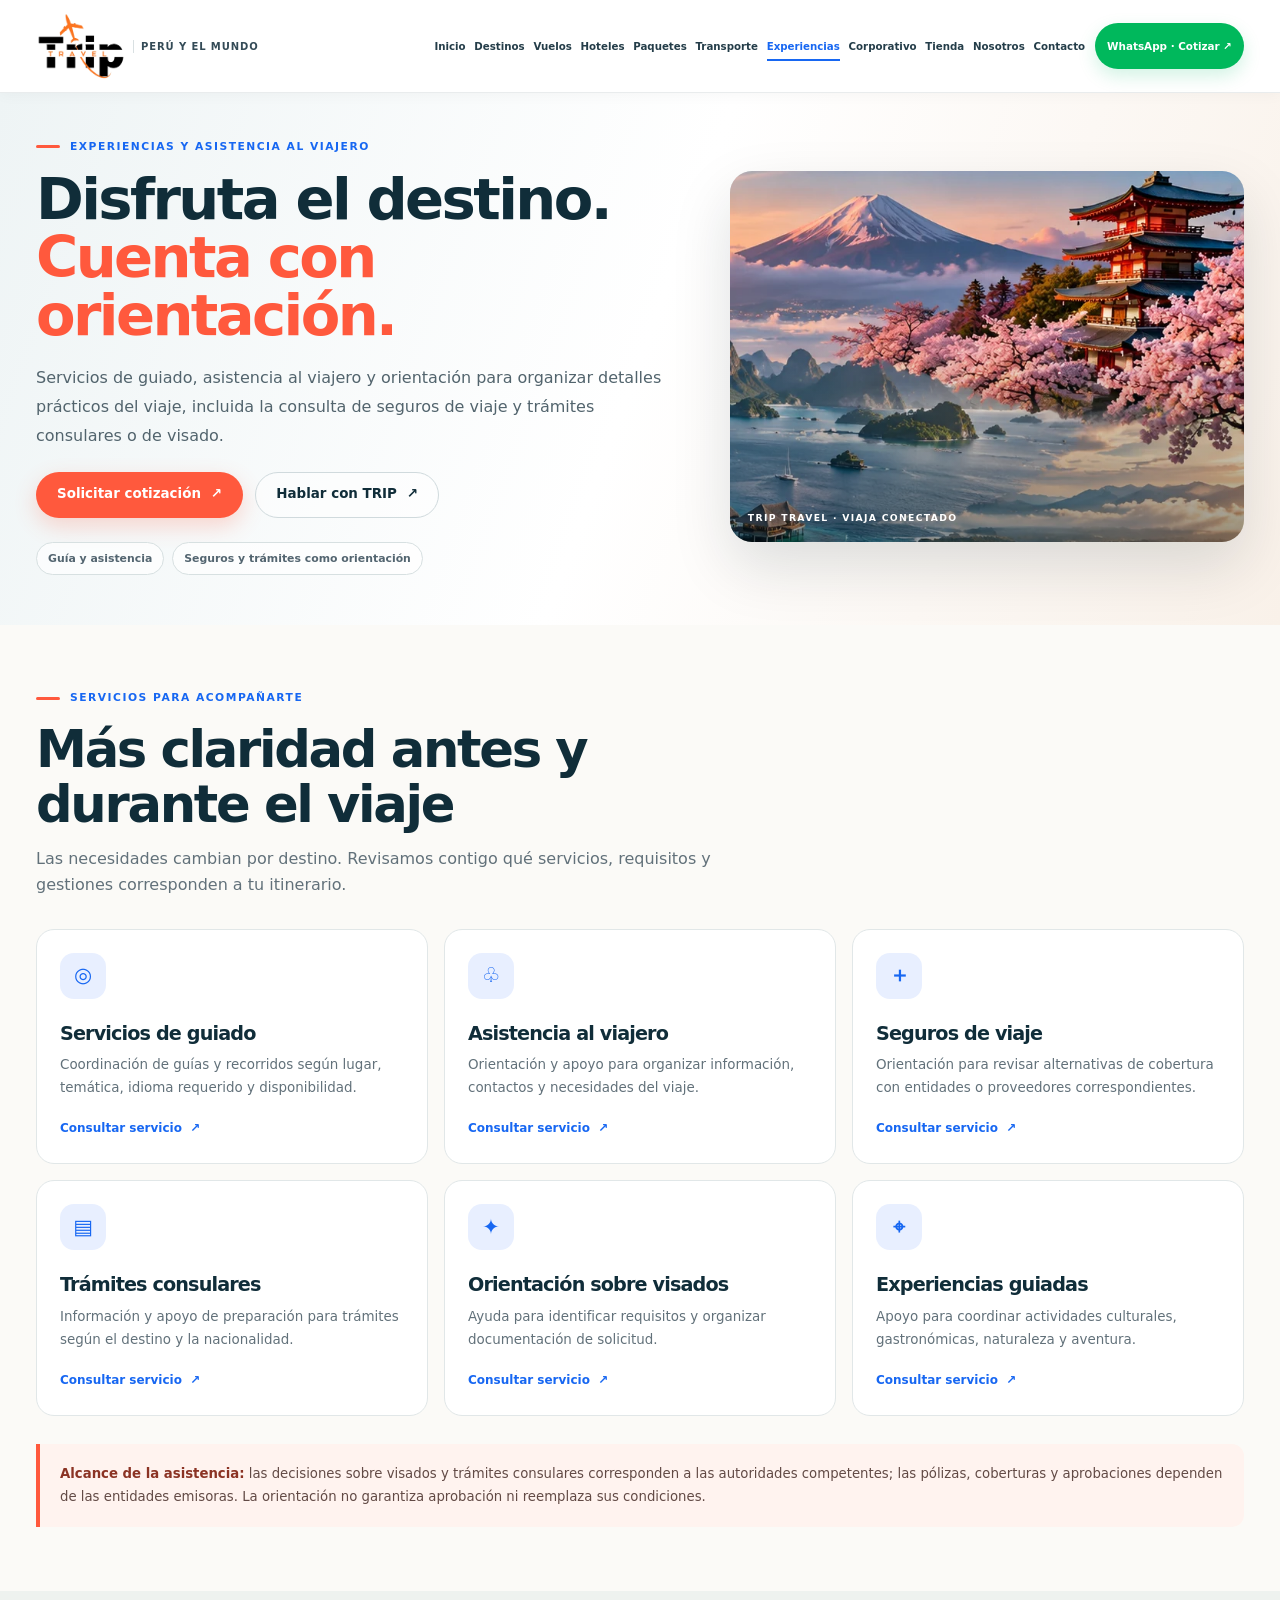
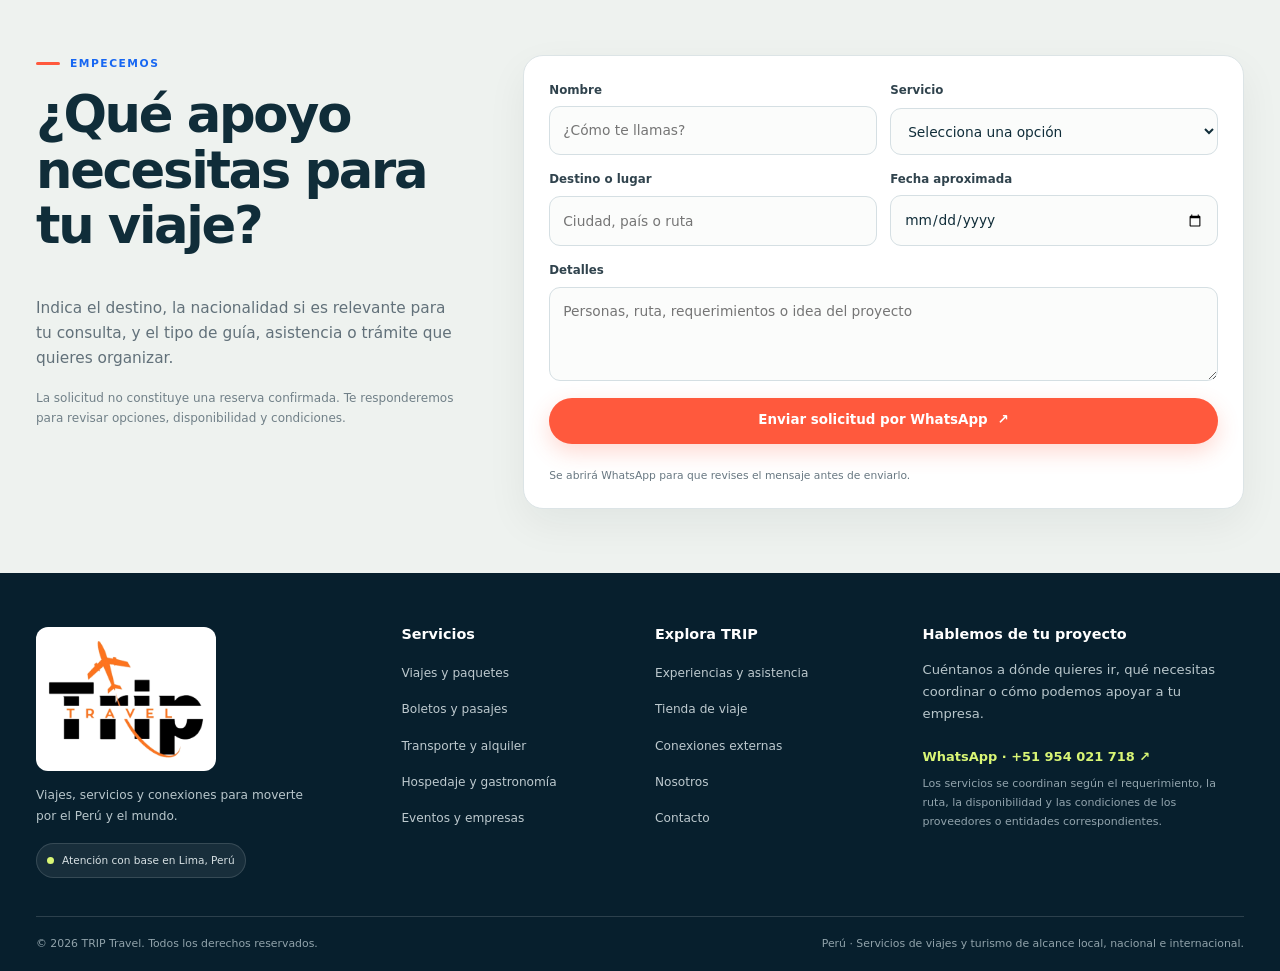
<file: experiencias.html>
<!DOCTYPE html>

<html lang="es">
<head>
<meta charset="utf-8"/>
<meta content="width=device-width, initial-scale=1" name="viewport"/>
<title>Guiado, asistencia, seguros de viaje y visados | TRIP Travel</title>
<meta content="Coordinación de servicios de guiado y asistencia al viajero, así como orientación sobre seguros de viaje y trámites consulares o de visado." name="description"/>
<meta content="#102b3a" name="theme-color"/>
<meta content="light" name="color-scheme"/>
<meta content="website" property="og:type"/>
<meta content="TRIP Travel" property="og:site_name"/>
<meta content="Guiado, asistencia, seguros de viaje y visados | TRIP Travel" property="og:title"/>
<meta content="Coordinación de servicios de guiado y asistencia al viajero, así como orientación sobre seguros de viaje y trámites consulares o de visado." property="og:description"/>
<meta content="https://triptravelperu-lab.github.io/trip-travel/assets/images/world-hero.webp" property="og:image"/>
<meta content="summary_large_image" name="twitter:card"/>
<link href="assets/favicon.svg" rel="icon" type="image/svg+xml"/>
<link href="https://triptravelperu-lab.github.io/trip-travel/experiencias.html" rel="canonical"/>
<link href="trip-global-integrated.css?v=12" rel="stylesheet"/>
<script defer="" src="trip-interactive-v7.js?v=12"></script>
</head>
<body><a class="skip-link" href="#contenido">Saltar al contenido</a>
<header class="site-header">
<div class="container header-inner">
<a aria-label="TRIP Travel, inicio" class="brand" href="index.html"><img alt="TRIP Travel, logo oficial" class="brand-logo" height="205" src="assets/images/trip-logo-oficial.png" width="360"/><span class="brand-tag">PERÚ Y EL MUNDO</span></a>
<button aria-controls="primary-nav" aria-expanded="false" aria-label="Abrir menú" class="menu-toggle" type="button"><span></span><span></span><span></span></button>
<nav aria-label="Navegación principal" class="primary-nav" id="primary-nav"><div class="nav-main"><a class="nav-link" href="index.html">Inicio</a><a class="nav-link" href="destinos.html">Destinos</a><a class="nav-link" href="vuelos.html">Vuelos</a><a class="nav-link" href="hoteles.html">Hoteles</a><a class="nav-link" href="tours.html">Paquetes</a><a class="nav-link" href="transporte.html">Transporte</a><a class="nav-link" href="experiencias.html">Experiencias</a><a class="nav-link" href="corporativo.html">Corporativo</a><a class="nav-link" href="tienda.html">Tienda</a><a class="nav-link" href="nosotros.html">Nosotros</a><a class="nav-link" href="contacto.html">Contacto</a></div><a class="btn btn-small btn-primary nav-cta" href="https://wa.me/51954021718?text=Hola%20TRIP%20Travel%2C%20quisiera%20asesor%C3%ADa%20para%20organizar%20un%20viaje%20por%20Per%C3%BA%20o%20al%20extranjero." rel="noopener noreferrer" target="_blank">WhatsApp · Cotizar ↗</a></nav>
</div>
</header><main id="contenido"><section class="page-hero"><div class="container page-hero-grid"><div class="page-hero-copy"><p class="eyebrow"><span></span>EXPERIENCIAS Y ASISTENCIA AL VIAJERO</p><h1>Disfruta el destino.<br/><em>Cuenta con orientación.</em></h1><p class="page-lede">Servicios de guiado, asistencia al viajero y orientación para organizar detalles prácticos del viaje, incluida la consulta de seguros de viaje y trámites consulares o de visado.</p><div class="hero-actions"><a class="btn btn-primary" href="https://wa.me/51954021718?text=Hola%20TRIP%20Travel%2C%20quisiera%20solicitar%20una%20cotizaci%C3%B3n." rel="noopener noreferrer" target="_blank">Solicitar cotización <span aria-hidden="true">↗</span></a><a class="btn btn-ghost" href="contacto.html">Hablar con TRIP <span aria-hidden="true">↗</span></a></div><div class="pill-row"><span class="pill">Guía y asistencia</span><span class="pill">Seguros y trámites como orientación</span></div></div><div class="page-hero-image"><img alt="Templo y paisaje natural en Japón como inspiración para experiencias culturales" height="800" src="assets/images/world-japan.webp" width="1200"/><span class="image-label">TRIP TRAVEL · VIAJA CONECTADO</span></div></div></section><section class="section"><div class="container"><div class="section-heading"><p class="eyebrow"><span></span>SERVICIOS PARA ACOMPAÑARTE</p><h2>Más claridad antes y durante el viaje</h2><p>Las necesidades cambian por destino. Revisamos contigo qué servicios, requisitos y gestiones corresponden a tu itinerario.</p></div><div class="feature-grid feature-grid-3"><article class="feature-card"><span aria-hidden="true" class="feature-icon">◎</span><h3>Servicios de guiado</h3><p>Coordinación de guías y recorridos según lugar, temática, idioma requerido y disponibilidad.</p><a class="text-link" href="contacto.html">Consultar servicio <span aria-hidden="true">↗</span></a></article><article class="feature-card"><span aria-hidden="true" class="feature-icon">♧</span><h3>Asistencia al viajero</h3><p>Orientación y apoyo para organizar información, contactos y necesidades del viaje.</p><a class="text-link" href="contacto.html">Consultar servicio <span aria-hidden="true">↗</span></a></article><article class="feature-card"><span aria-hidden="true" class="feature-icon">＋</span><h3>Seguros de viaje</h3><p>Orientación para revisar alternativas de cobertura con entidades o proveedores correspondientes.</p><a class="text-link" href="contacto.html">Consultar servicio <span aria-hidden="true">↗</span></a></article><article class="feature-card"><span aria-hidden="true" class="feature-icon">▤</span><h3>Trámites consulares</h3><p>Información y apoyo de preparación para trámites según el destino y la nacionalidad.</p><a class="text-link" href="contacto.html">Consultar servicio <span aria-hidden="true">↗</span></a></article><article class="feature-card"><span aria-hidden="true" class="feature-icon">✦</span><h3>Orientación sobre visados</h3><p>Ayuda para identificar requisitos y organizar documentación de solicitud.</p><a class="text-link" href="contacto.html">Consultar servicio <span aria-hidden="true">↗</span></a></article><article class="feature-card"><span aria-hidden="true" class="feature-icon">⌖</span><h3>Experiencias guiadas</h3><p>Apoyo para coordinar actividades culturales, gastronómicas, naturaleza y aventura.</p><a class="text-link" href="contacto.html">Consultar servicio <span aria-hidden="true">↗</span></a></article></div><div class="notice-box"><strong>Alcance de la asistencia:</strong> las decisiones sobre visados y trámites consulares corresponden a las autoridades competentes; las pólizas, coberturas y aprobaciones dependen de las entidades emisoras. La orientación no garantiza aprobación ni reemplaza sus condiciones.</div></div></section><section class="section section-tint"><div class="container quote-layout"><div><p class="eyebrow"><span></span> EMPECEMOS</p><h2>¿Qué apoyo necesitas para tu viaje?</h2><p class="section-lede">Indica el destino, la nacionalidad si es relevante para tu consulta, y el tipo de guía, asistencia o trámite que quieres organizar.</p><p class="small-note">La solicitud no constituye una reserva confirmada. Te responderemos para revisar opciones, disponibilidad y condiciones.</p></div><form class="quote-form form-card" data-quote-form="">
<div class="form-row"><label>Nombre<input autocomplete="name" name="Nombre" placeholder="¿Cómo te llamas?" required=""/></label><label>Servicio<select name="Servicio" required=""><option value="">Selecciona una opción</option><option>Viajes y paquetes turísticos</option><option>Boletos y pasajes</option><option>Transporte, transfers o alquiler</option><option>Hospedaje y gastronomía</option><option>Guía, asistencia, seguros o visados</option><option>Eventos y servicios corporativos</option><option>Productos y artículos de viaje</option><option>Consultoría y proyectos</option></select></label></div>
<div class="form-row"><label>Destino o lugar<input name="Destino o lugar" placeholder="Ciudad, país o ruta"/></label><label>Fecha aproximada<input name="Fecha aproximada" type="date"/></label></div>
<label>Detalles<textarea name="Detalles" placeholder="Personas, ruta, requerimientos o idea del proyecto" rows="3"></textarea></label>
<button class="btn btn-primary btn-submit" type="submit">Enviar solicitud por WhatsApp <span aria-hidden="true">↗</span></button><p aria-live="polite" class="form-feedback">Se abrirá WhatsApp para que revises el mensaje antes de enviarlo.</p>
</form></div></section></main><footer class="site-footer">
<div class="container footer-main">
<div class="footer-brand-col"><a href="index.html"><img alt="TRIP Travel, logo oficial" class="footer-logo" height="205" src="assets/images/trip-logo-oficial.png" width="360"/></a><p>Viajes, servicios y conexiones para moverte por el Perú y el mundo.</p><span class="footer-location"><span class="dot"></span> Atención con base en Lima, Perú</span></div>
<div><h2>Servicios</h2><ul><li><a href="tours.html">Viajes y paquetes</a></li><li><a href="vuelos.html">Boletos y pasajes</a></li><li><a href="transporte.html">Transporte y alquiler</a></li><li><a href="hoteles.html">Hospedaje y gastronomía</a></li><li><a href="corporativo.html">Eventos y empresas</a></li></ul></div>
<div><h2>Explora TRIP</h2><ul><li><a href="experiencias.html">Experiencias y asistencia</a></li><li><a href="tienda.html">Tienda de viaje</a></li><li><a href="conexiones.html">Conexiones externas</a></li><li><a href="nosotros.html">Nosotros</a></li><li><a href="contacto.html">Contacto</a></li></ul></div>
<div><h2>Hablemos de tu proyecto</h2><p>Cuéntanos a dónde quieres ir, qué necesitas coordinar o cómo podemos apoyar a tu empresa.</p><a class="footer-contact" href="https://wa.me/51954021718?text=Hola%20TRIP%20Travel%2C%20quisiera%20informaci%C3%B3n%20sobre%20sus%20servicios." rel="noopener noreferrer" target="_blank">WhatsApp · +51 954 021 718 ↗</a><p class="footer-note">Los servicios se coordinan según el requerimiento, la ruta, la disponibilidad y las condiciones de los proveedores o entidades correspondientes.</p></div>
</div>
<div class="container footer-bottom"><span>© <span data-year=""></span> TRIP Travel. Todos los derechos reservados.</span><span>Perú · Servicios de viajes y turismo de alcance local, nacional e internacional.</span></div>
</footer>
<a aria-label="Contactar TRIP Travel por WhatsApp" class="whatsapp-float" href="https://wa.me/51954021718?text=Hola%20TRIP%20Travel%2C%20quisiera%20asesor%C3%ADa%20para%20organizar%20un%20viaje%20por%20Per%C3%BA%20o%20al%20extranjero." rel="noopener noreferrer" target="_blank">✆  WhatsApp</a></body></html>
</file>
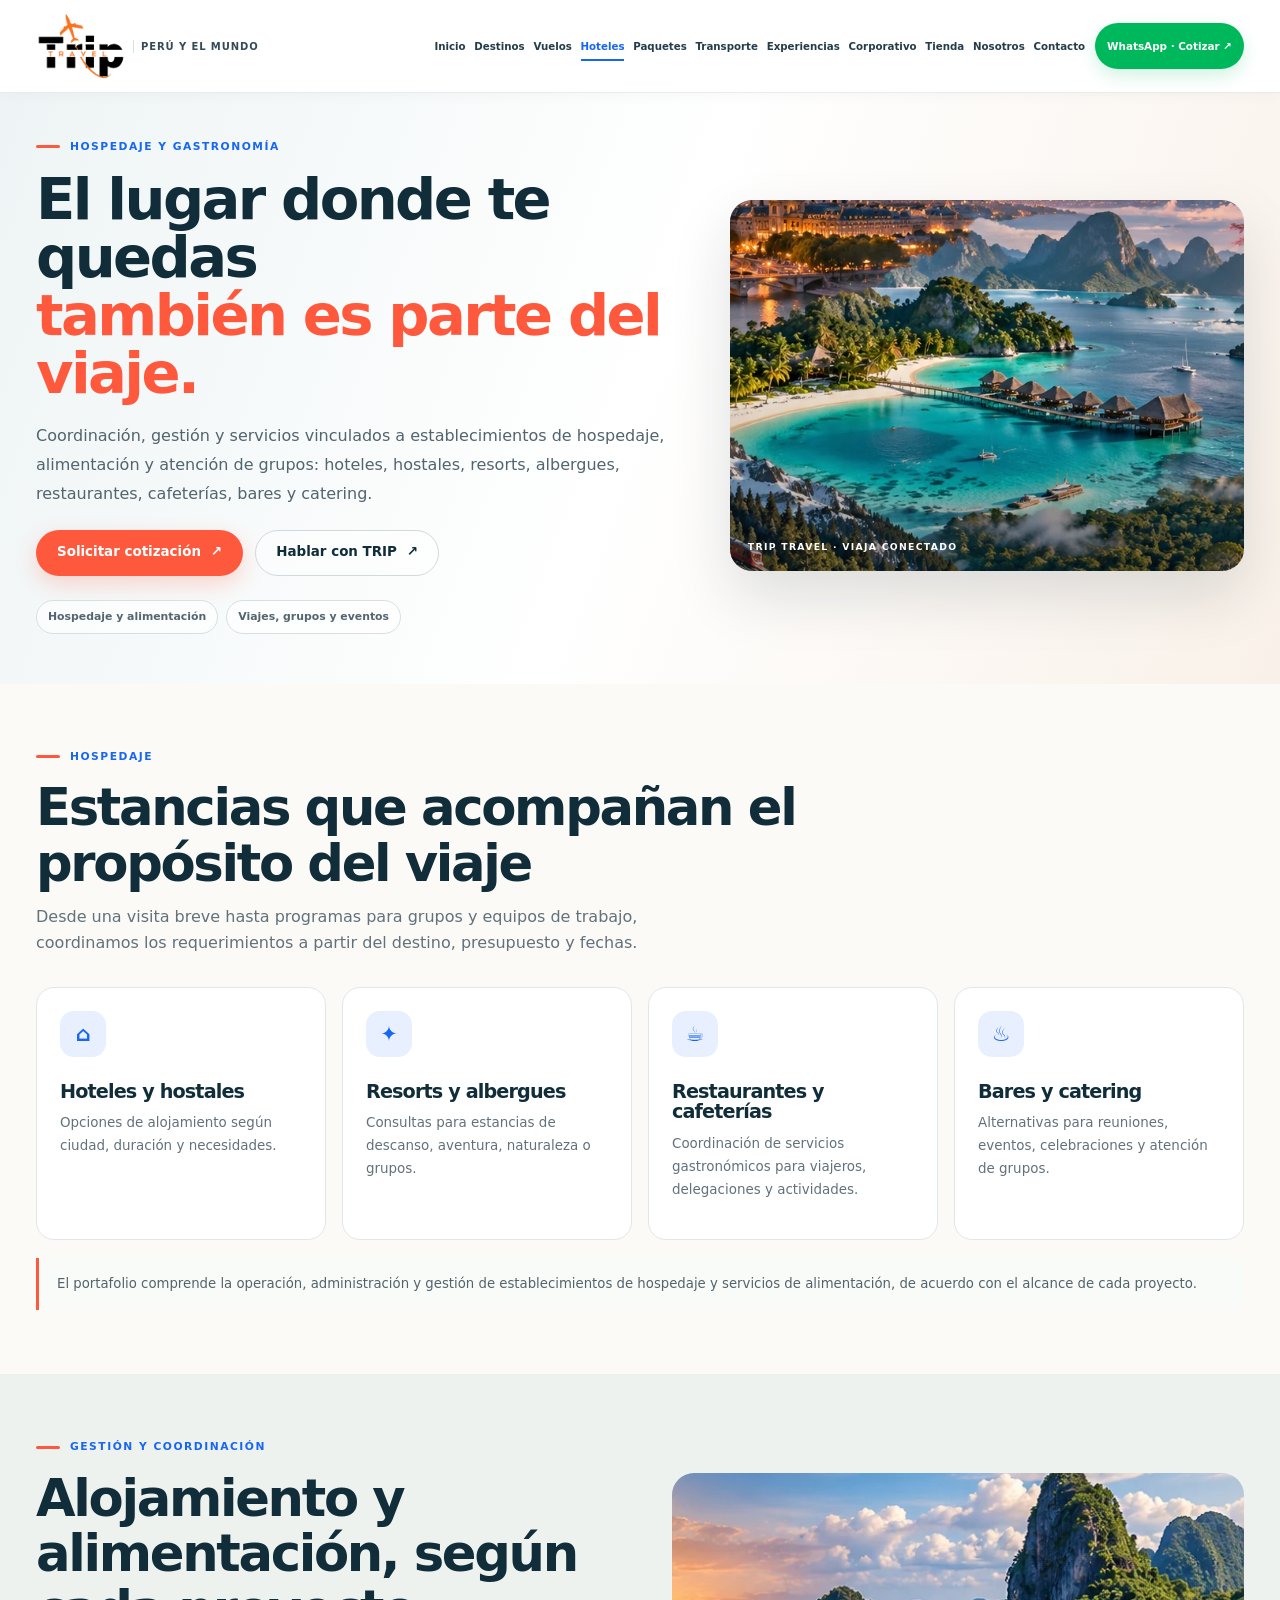
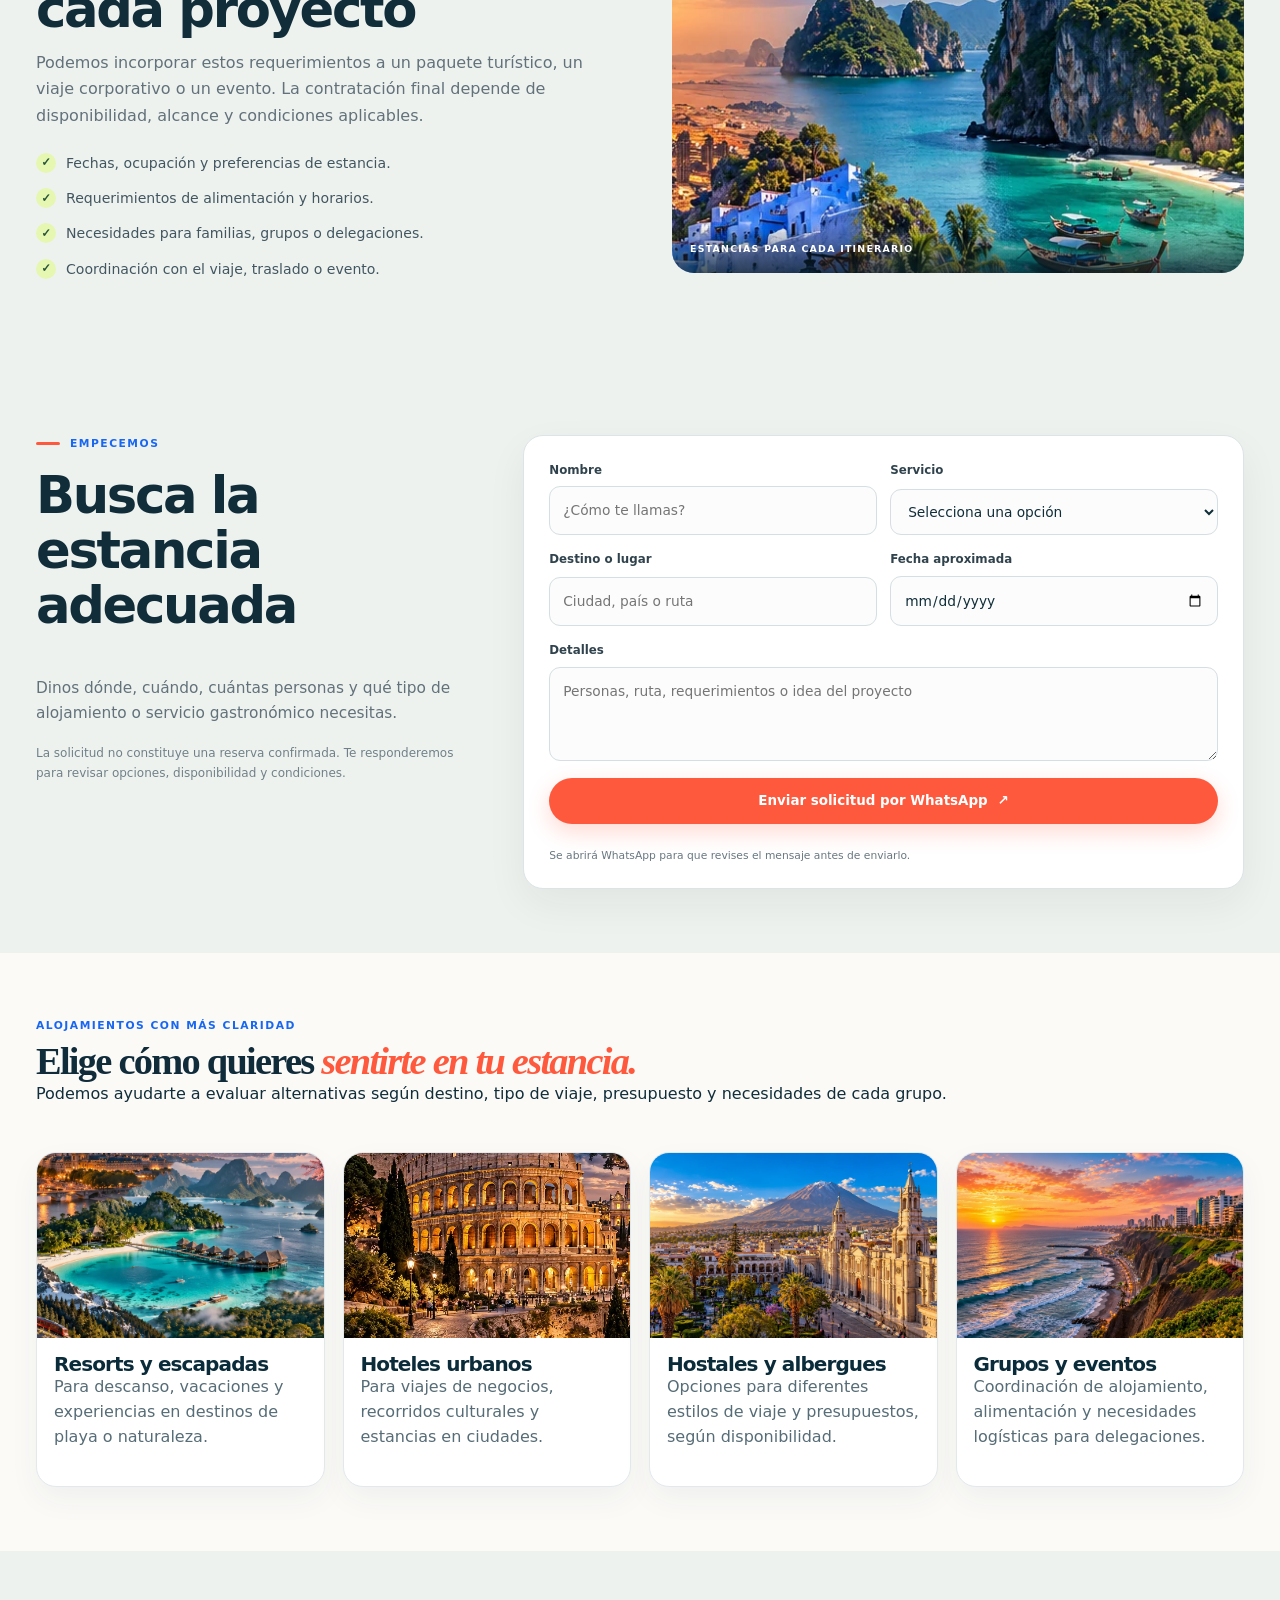
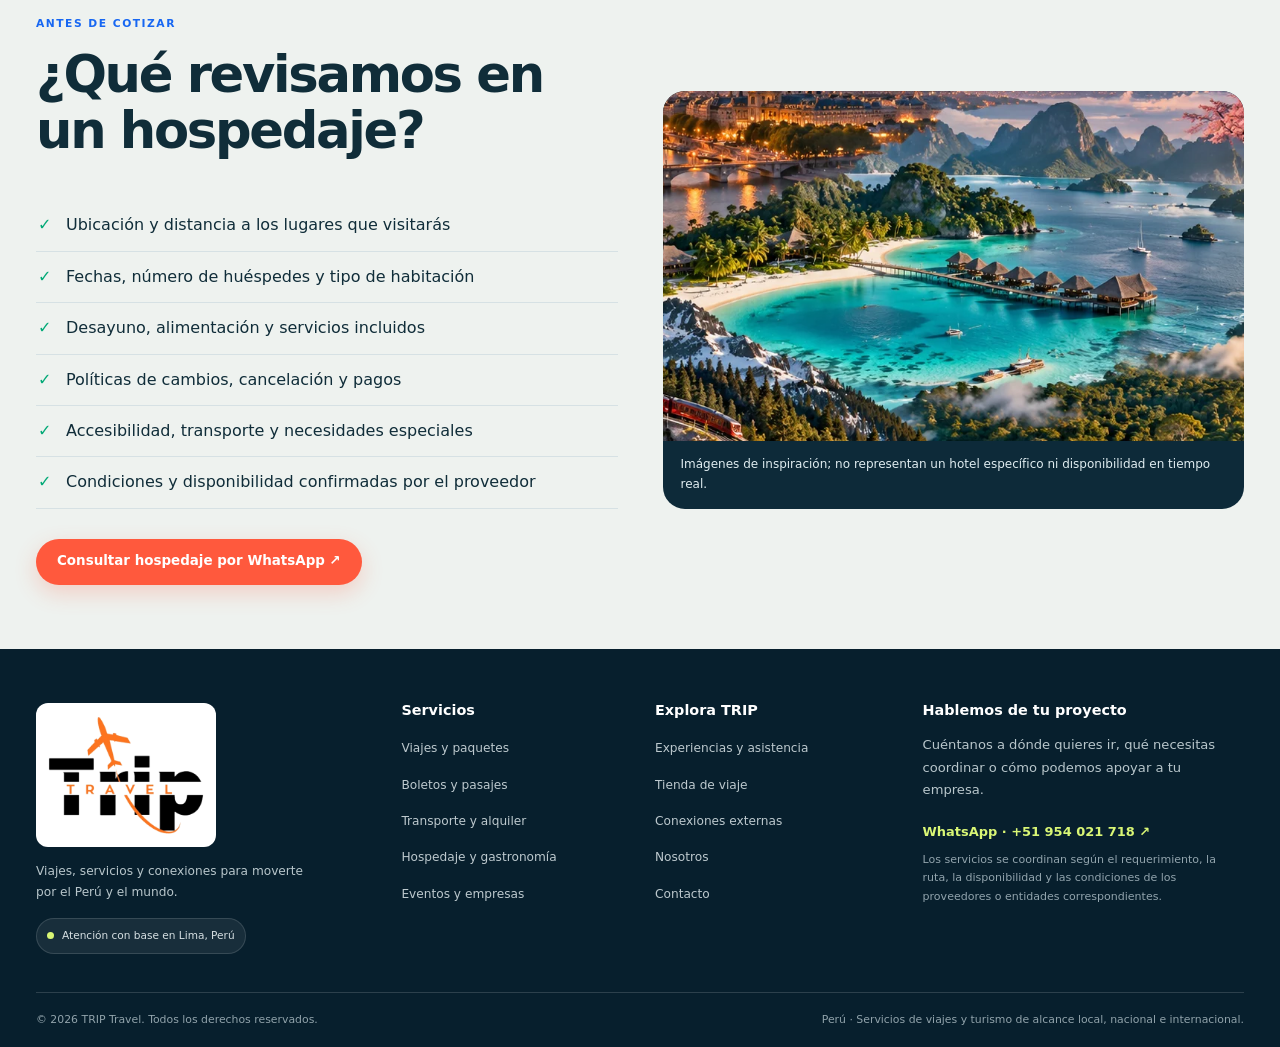
<file: hoteles.html>
<!DOCTYPE html>

<html lang="es">
<head>
<meta charset="utf-8"/>
<meta content="width=device-width, initial-scale=1" name="viewport"/>
<title>Hospedaje, restaurantes y catering | TRIP Travel</title>
<meta content="Coordinación y servicios de operación, gestión y administración vinculados a hoteles, hostales, resorts, albergues, restaurantes, cafeterías, bares y catering." name="description"/>
<meta content="#102b3a" name="theme-color"/>
<meta content="light" name="color-scheme"/>
<meta content="website" property="og:type"/>
<meta content="TRIP Travel" property="og:site_name"/>
<meta content="Hospedaje, restaurantes y catering | TRIP Travel" property="og:title"/>
<meta content="Coordinación y servicios de operación, gestión y administración vinculados a hoteles, hostales, resorts, albergues, restaurantes, cafeterías, bares y catering." property="og:description"/>
<meta content="https://triptravelperu-lab.github.io/trip-travel/assets/images/world-hero.webp" property="og:image"/>
<meta content="summary_large_image" name="twitter:card"/>
<link href="assets/favicon.svg" rel="icon" type="image/svg+xml"/>
<link href="https://triptravelperu-lab.github.io/trip-travel/hoteles.html" rel="canonical"/>
<link href="trip-global-integrated.css?v=12" rel="stylesheet"/>
<script defer="" src="trip-interactive-v7.js?v=12"></script>
</head>
<body><a class="skip-link" href="#contenido">Saltar al contenido</a>
<header class="site-header">
<div class="container header-inner">
<a aria-label="TRIP Travel, inicio" class="brand" href="index.html"><img alt="TRIP Travel, logo oficial" class="brand-logo" height="205" src="assets/images/trip-logo-oficial.png" width="360"/><span class="brand-tag">PERÚ Y EL MUNDO</span></a>
<button aria-controls="primary-nav" aria-expanded="false" aria-label="Abrir menú" class="menu-toggle" type="button"><span></span><span></span><span></span></button>
<nav aria-label="Navegación principal" class="primary-nav" id="primary-nav"><div class="nav-main"><a class="nav-link" href="index.html">Inicio</a><a class="nav-link" href="destinos.html">Destinos</a><a class="nav-link" href="vuelos.html">Vuelos</a><a class="nav-link" href="hoteles.html">Hoteles</a><a class="nav-link" href="tours.html">Paquetes</a><a class="nav-link" href="transporte.html">Transporte</a><a class="nav-link" href="experiencias.html">Experiencias</a><a class="nav-link" href="corporativo.html">Corporativo</a><a class="nav-link" href="tienda.html">Tienda</a><a class="nav-link" href="nosotros.html">Nosotros</a><a class="nav-link" href="contacto.html">Contacto</a></div><a class="btn btn-small btn-primary nav-cta" href="https://wa.me/51954021718?text=Hola%20TRIP%20Travel%2C%20quisiera%20asesor%C3%ADa%20para%20organizar%20un%20viaje%20por%20Per%C3%BA%20o%20al%20extranjero." rel="noopener noreferrer" target="_blank">WhatsApp · Cotizar ↗</a></nav>
</div>
</header><main id="contenido"><section class="page-hero"><div class="container page-hero-grid"><div class="page-hero-copy"><p class="eyebrow"><span></span>HOSPEDAJE Y GASTRONOMÍA</p><h1>El lugar donde te quedas<br/><em>también es parte del viaje.</em></h1><p class="page-lede">Coordinación, gestión y servicios vinculados a establecimientos de hospedaje, alimentación y atención de grupos: hoteles, hostales, resorts, albergues, restaurantes, cafeterías, bares y catering.</p><div class="hero-actions"><a class="btn btn-primary" href="https://wa.me/51954021718?text=Hola%20TRIP%20Travel%2C%20quisiera%20solicitar%20una%20cotizaci%C3%B3n." rel="noopener noreferrer" target="_blank">Solicitar cotización <span aria-hidden="true">↗</span></a><a class="btn btn-ghost" href="contacto.html">Hablar con TRIP <span aria-hidden="true">↗</span></a></div><div class="pill-row"><span class="pill">Hospedaje y alimentación</span><span class="pill">Viajes, grupos y eventos</span></div></div><div class="page-hero-image"><img alt="Alojamiento tropical en una isla rodeada de agua turquesa" height="800" src="assets/images/world-islands.webp" width="1200"/><span class="image-label">TRIP TRAVEL · VIAJA CONECTADO</span></div></div></section><section class="section"><div class="container"><div class="section-heading"><p class="eyebrow"><span></span>HOSPEDAJE</p><h2>Estancias que acompañan el propósito del viaje</h2><p>Desde una visita breve hasta programas para grupos y equipos de trabajo, coordinamos los requerimientos a partir del destino, presupuesto y fechas.</p></div><div class="feature-grid feature-grid-4"><article class="feature-card"><span aria-hidden="true" class="feature-icon">⌂</span><h3>Hoteles y hostales</h3><p>Opciones de alojamiento según ciudad, duración y necesidades.</p></article><article class="feature-card"><span aria-hidden="true" class="feature-icon">✦</span><h3>Resorts y albergues</h3><p>Consultas para estancias de descanso, aventura, naturaleza o grupos.</p></article><article class="feature-card"><span aria-hidden="true" class="feature-icon">☕</span><h3>Restaurantes y cafeterías</h3><p>Coordinación de servicios gastronómicos para viajeros, delegaciones y actividades.</p></article><article class="feature-card"><span aria-hidden="true" class="feature-icon">♨</span><h3>Bares y catering</h3><p>Alternativas para reuniones, eventos, celebraciones y atención de grupos.</p></article></div><p class="body-note">El portafolio comprende la operación, administración y gestión de establecimientos de hospedaje y servicios de alimentación, de acuerdo con el alcance de cada proyecto.</p></div></section><section class="section section-tint"><div class="container two-col"><div><div class="section-heading"><p class="eyebrow"><span></span>GESTIÓN Y COORDINACIÓN</p><h2>Alojamiento y alimentación, según cada proyecto</h2><p>Podemos incorporar estos requerimientos a un paquete turístico, un viaje corporativo o un evento. La contratación final depende de disponibilidad, alcance y condiciones aplicables.</p></div><ul class="check-list"><li>Fechas, ocupación y preferencias de estancia.</li><li>Requerimientos de alimentación y horarios.</li><li>Necesidades para familias, grupos o delegaciones.</li><li>Coordinación con el viaje, traslado o evento.</li></ul></div><div class="editorial-image"><img alt="Paisaje costero tropical como inspiración para hospedaje y descanso" height="800" loading="lazy" src="assets/images/world-thailand.webp" width="1200"/><span>ESTANCIAS PARA CADA ITINERARIO</span></div></div></section><section class="section section-tint"><div class="container quote-layout"><div><p class="eyebrow"><span></span> EMPECEMOS</p><h2>Busca la estancia adecuada</h2><p class="section-lede">Dinos dónde, cuándo, cuántas personas y qué tipo de alojamiento o servicio gastronómico necesitas.</p><p class="small-note">La solicitud no constituye una reserva confirmada. Te responderemos para revisar opciones, disponibilidad y condiciones.</p></div><form class="quote-form form-card" data-quote-form="">
<div class="form-row"><label>Nombre<input autocomplete="name" name="Nombre" placeholder="¿Cómo te llamas?" required=""/></label><label>Servicio<select name="Servicio" required=""><option value="">Selecciona una opción</option><option>Viajes y paquetes turísticos</option><option>Boletos y pasajes</option><option>Transporte, transfers o alquiler</option><option>Hospedaje y gastronomía</option><option>Guía, asistencia, seguros o visados</option><option>Eventos y servicios corporativos</option><option>Productos y artículos de viaje</option><option>Consultoría y proyectos</option></select></label></div>
<div class="form-row"><label>Destino o lugar<input name="Destino o lugar" placeholder="Ciudad, país o ruta"/></label><label>Fecha aproximada<input name="Fecha aproximada" type="date"/></label></div>
<label>Detalles<textarea name="Detalles" placeholder="Personas, ruta, requerimientos o idea del proyecto" rows="3"></textarea></label>
<button class="btn btn-primary btn-submit" type="submit">Enviar solicitud por WhatsApp <span aria-hidden="true">↗</span></button><p aria-live="polite" class="form-feedback">Se abrirá WhatsApp para que revises el mensaje antes de enviarlo.</p>
</form></div></section><section class="hotel-explainer section"><div class="container"><div class="showcase-section-head"><div><p class="eyebrow">ALOJAMIENTOS CON MÁS CLARIDAD</p><h2>Elige cómo quieres <em>sentirte en tu estancia.</em></h2><p>Podemos ayudarte a evaluar alternativas según destino, tipo de viaje, presupuesto y necesidades de cada grupo.</p></div></div><div class="hotel-types"><article><img alt="Alojamiento junto al mar" loading="lazy" src="assets/images/world-islands.webp"/><h3>Resorts y escapadas</h3><p>Para descanso, vacaciones y experiencias en destinos de playa o naturaleza.</p></article><article><img alt="Ciudad histórica y hoteles urbanos" loading="lazy" src="assets/images/world-rome.webp"/><h3>Hoteles urbanos</h3><p>Para viajes de negocios, recorridos culturales y estancias en ciudades.</p></article><article><img alt="Paisaje de Arequipa" loading="lazy" src="assets/images/arequipa.webp"/><h3>Hostales y albergues</h3><p>Opciones para diferentes estilos de viaje y presupuestos, según disponibilidad.</p></article><article><img alt="Ciudad costera de Lima" loading="lazy" src="assets/images/lima-coast.webp"/><h3>Grupos y eventos</h3><p>Coordinación de alojamiento, alimentación y necesidades logísticas para delegaciones.</p></article></div></div></section><section class="section section-tint"><div class="container hotel-detail-grid"><div><p class="eyebrow">ANTES DE COTIZAR</p><h2>¿Qué revisamos en un hospedaje?</h2><ul class="hotel-check"><li>Ubicación y distancia a los lugares que visitarás</li><li>Fechas, número de huéspedes y tipo de habitación</li><li>Desayuno, alimentación y servicios incluidos</li><li>Políticas de cambios, cancelación y pagos</li><li>Accesibilidad, transporte y necesidades especiales</li><li>Condiciones y disponibilidad confirmadas por el proveedor</li></ul><a class="btn btn-primary" href="https://wa.me/51954021718?text=Hola%20TRIP%20Travel%2C%20quisiera%20asesor%C3%ADa%20para%20organizar%20un%20viaje%20por%20Per%C3%BA%20o%20al%20extranjero." rel="noopener noreferrer" target="_blank">Consultar hospedaje por WhatsApp ↗</a></div><div class="hotel-motion"><video aria-label="Secuencia ilustrativa de destinos para hospedarse" autoplay="" loop="" muted="" playsinline="" poster="assets/images/world-islands.webp" preload="none"><source src="assets/video/peru-y-mundo.mp4" type="video/mp4"/></video><p>Imágenes de inspiración; no representan un hotel específico ni disponibilidad en tiempo real.</p></div></div></section></main><footer class="site-footer">
<div class="container footer-main">
<div class="footer-brand-col"><a href="index.html"><img alt="TRIP Travel, logo oficial" class="footer-logo" height="205" src="assets/images/trip-logo-oficial.png" width="360"/></a><p>Viajes, servicios y conexiones para moverte por el Perú y el mundo.</p><span class="footer-location"><span class="dot"></span> Atención con base en Lima, Perú</span></div>
<div><h2>Servicios</h2><ul><li><a href="tours.html">Viajes y paquetes</a></li><li><a href="vuelos.html">Boletos y pasajes</a></li><li><a href="transporte.html">Transporte y alquiler</a></li><li><a href="hoteles.html">Hospedaje y gastronomía</a></li><li><a href="corporativo.html">Eventos y empresas</a></li></ul></div>
<div><h2>Explora TRIP</h2><ul><li><a href="experiencias.html">Experiencias y asistencia</a></li><li><a href="tienda.html">Tienda de viaje</a></li><li><a href="conexiones.html">Conexiones externas</a></li><li><a href="nosotros.html">Nosotros</a></li><li><a href="contacto.html">Contacto</a></li></ul></div>
<div><h2>Hablemos de tu proyecto</h2><p>Cuéntanos a dónde quieres ir, qué necesitas coordinar o cómo podemos apoyar a tu empresa.</p><a class="footer-contact" href="https://wa.me/51954021718?text=Hola%20TRIP%20Travel%2C%20quisiera%20informaci%C3%B3n%20sobre%20sus%20servicios." rel="noopener noreferrer" target="_blank">WhatsApp · +51 954 021 718 ↗</a><p class="footer-note">Los servicios se coordinan según el requerimiento, la ruta, la disponibilidad y las condiciones de los proveedores o entidades correspondientes.</p></div>
</div>
<div class="container footer-bottom"><span>© <span data-year=""></span> TRIP Travel. Todos los derechos reservados.</span><span>Perú · Servicios de viajes y turismo de alcance local, nacional e internacional.</span></div>
</footer>
<a aria-label="Contactar TRIP Travel por WhatsApp" class="whatsapp-float" href="https://wa.me/51954021718?text=Hola%20TRIP%20Travel%2C%20quisiera%20asesor%C3%ADa%20para%20organizar%20un%20viaje%20por%20Per%C3%BA%20o%20al%20extranjero." rel="noopener noreferrer" target="_blank">✆  WhatsApp</a></body></html>
</file>
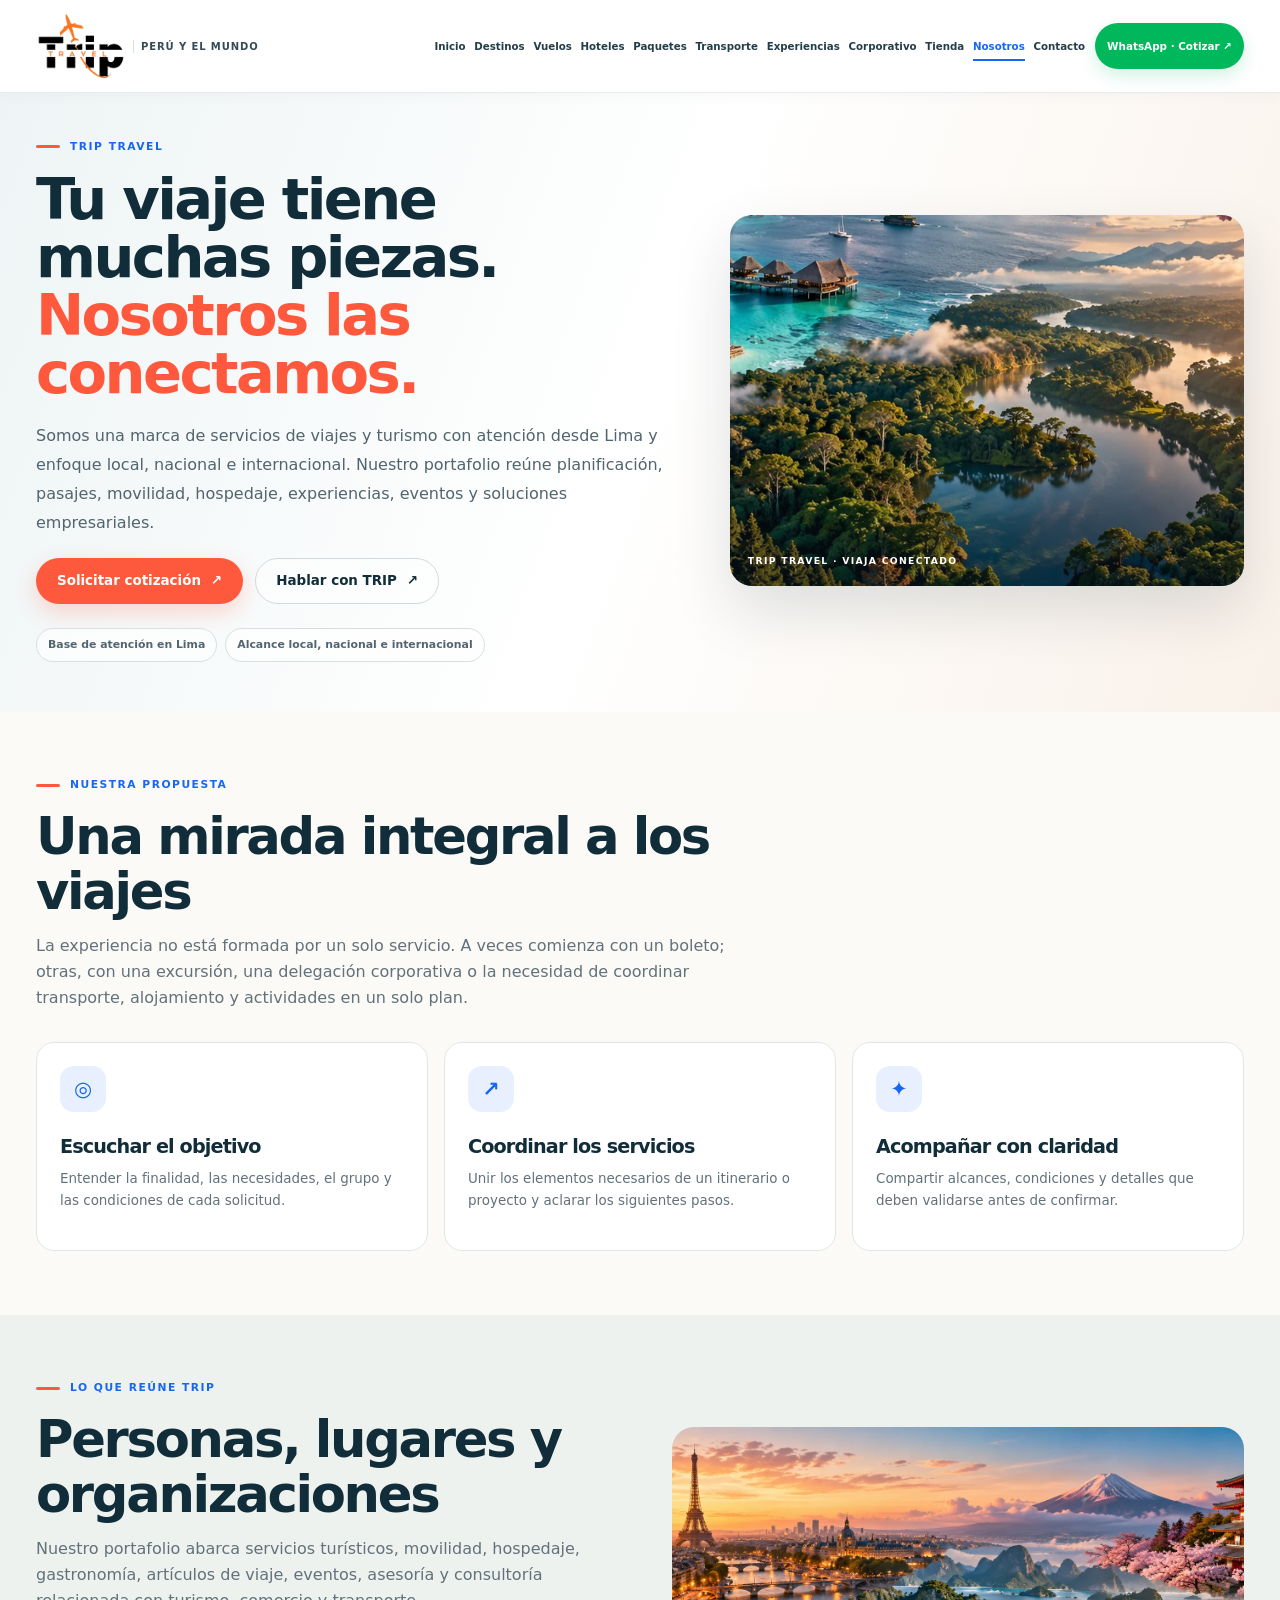
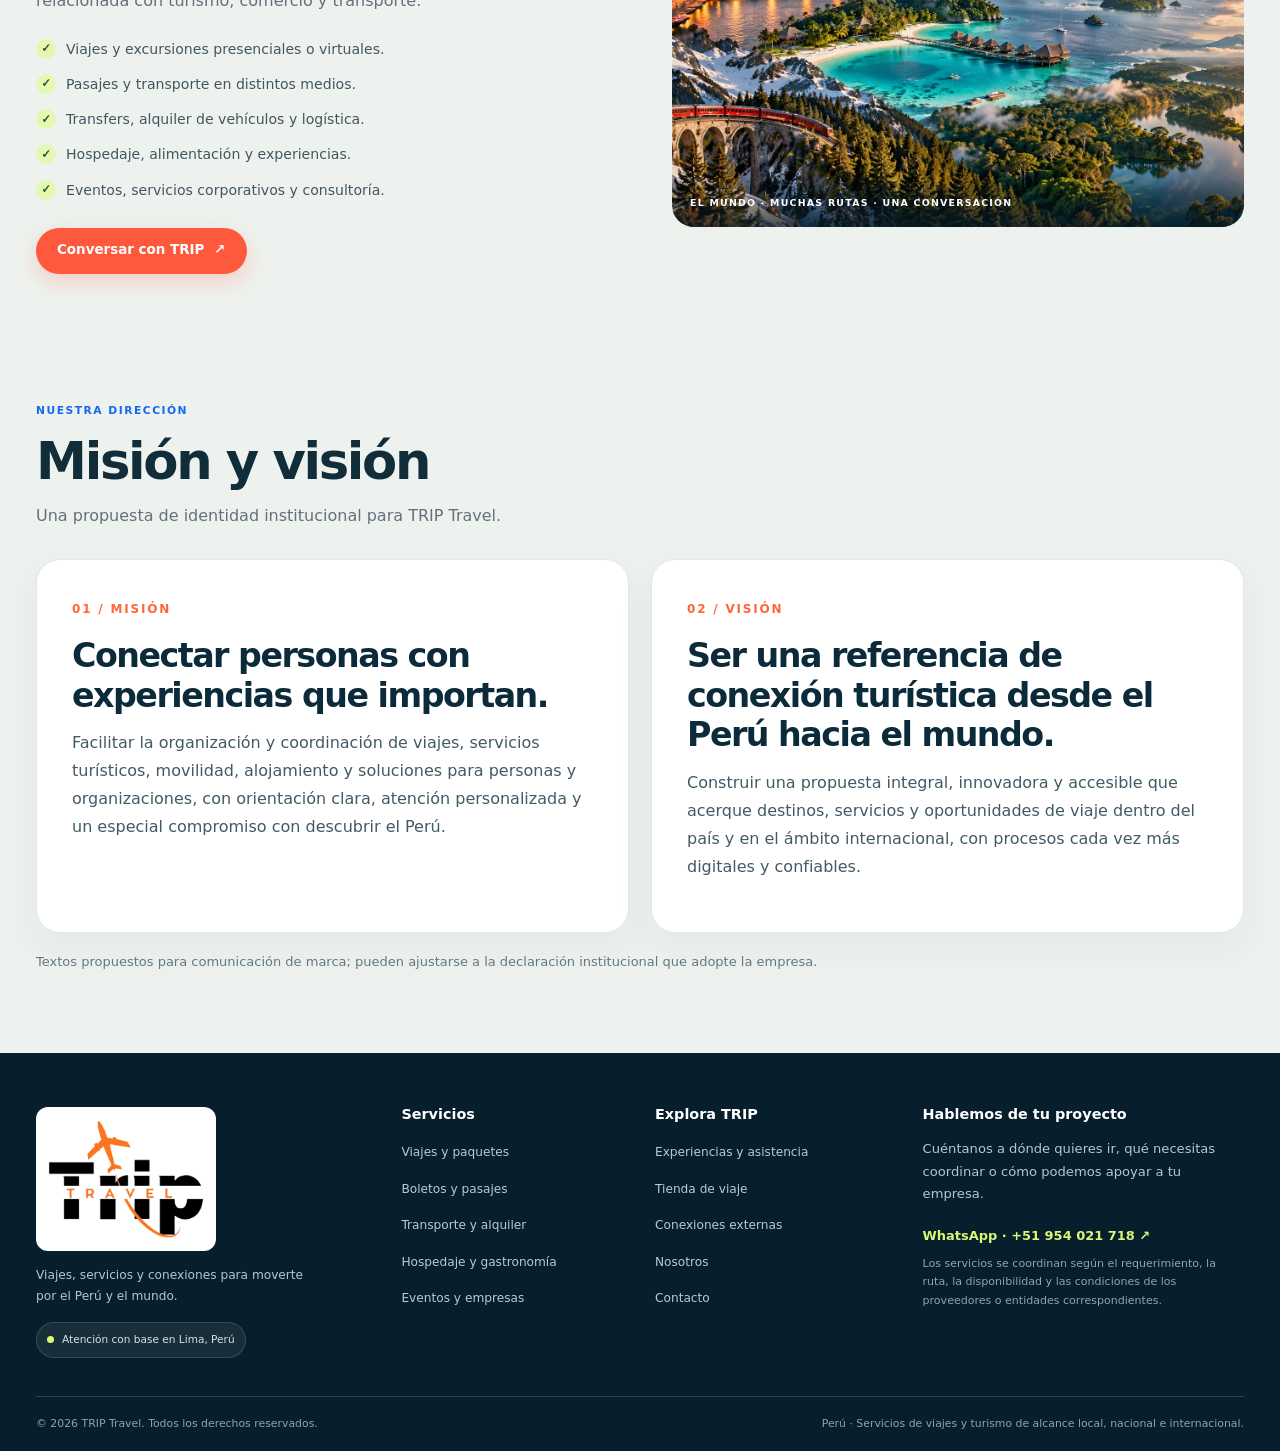
<file: nosotros.html>
<!DOCTYPE html>

<html lang="es">
<head>
<meta charset="utf-8"/>
<meta content="width=device-width, initial-scale=1" name="viewport"/>
<title>Nosotros | TRIP Travel</title>
<meta content="TRIP Travel reúne servicios de viajes, turismo, transporte, hospedaje, experiencias, eventos y consultoría con atención desde Lima y alcance nacional e internacional." name="description"/>
<meta content="#102b3a" name="theme-color"/>
<meta content="light" name="color-scheme"/>
<meta content="website" property="og:type"/>
<meta content="TRIP Travel" property="og:site_name"/>
<meta content="Nosotros | TRIP Travel" property="og:title"/>
<meta content="TRIP Travel reúne servicios de viajes, turismo, transporte, hospedaje, experiencias, eventos y consultoría con atención desde Lima y alcance nacional e internacional." property="og:description"/>
<meta content="https://triptravelperu-lab.github.io/trip-travel/assets/images/world-hero.webp" property="og:image"/>
<meta content="summary_large_image" name="twitter:card"/>
<link href="assets/favicon.svg" rel="icon" type="image/svg+xml"/>
<link href="https://triptravelperu-lab.github.io/trip-travel/nosotros.html" rel="canonical"/>
<link href="trip-global-integrated.css?v=12" rel="stylesheet"/>
<script defer="" src="trip-interactive-v7.js?v=12"></script>
</head>
<body><a class="skip-link" href="#contenido">Saltar al contenido</a>
<header class="site-header">
<div class="container header-inner">
<a aria-label="TRIP Travel, inicio" class="brand" href="index.html"><img alt="TRIP Travel, logo oficial" class="brand-logo" height="205" src="assets/images/trip-logo-oficial.png" width="360"/><span class="brand-tag">PERÚ Y EL MUNDO</span></a>
<button aria-controls="primary-nav" aria-expanded="false" aria-label="Abrir menú" class="menu-toggle" type="button"><span></span><span></span><span></span></button>
<nav aria-label="Navegación principal" class="primary-nav" id="primary-nav"><div class="nav-main"><a class="nav-link" href="index.html">Inicio</a><a class="nav-link" href="destinos.html">Destinos</a><a class="nav-link" href="vuelos.html">Vuelos</a><a class="nav-link" href="hoteles.html">Hoteles</a><a class="nav-link" href="tours.html">Paquetes</a><a class="nav-link" href="transporte.html">Transporte</a><a class="nav-link" href="experiencias.html">Experiencias</a><a class="nav-link" href="corporativo.html">Corporativo</a><a class="nav-link" href="tienda.html">Tienda</a><a class="nav-link" href="nosotros.html">Nosotros</a><a class="nav-link" href="contacto.html">Contacto</a></div><a class="btn btn-small btn-primary nav-cta" href="https://wa.me/51954021718?text=Hola%20TRIP%20Travel%2C%20quisiera%20asesor%C3%ADa%20para%20organizar%20un%20viaje%20por%20Per%C3%BA%20o%20al%20extranjero." rel="noopener noreferrer" target="_blank">WhatsApp · Cotizar ↗</a></nav>
</div>
</header><main id="contenido"><section class="page-hero"><div class="container page-hero-grid"><div class="page-hero-copy"><p class="eyebrow"><span></span>TRIP TRAVEL</p><h1>Tu viaje tiene muchas piezas.<br/><em>Nosotros las conectamos.</em></h1><p class="page-lede">Somos una marca de servicios de viajes y turismo con atención desde Lima y enfoque local, nacional e internacional. Nuestro portafolio reúne planificación, pasajes, movilidad, hospedaje, experiencias, eventos y soluciones empresariales.</p><div class="hero-actions"><a class="btn btn-primary" href="https://wa.me/51954021718?text=Hola%20TRIP%20Travel%2C%20quisiera%20solicitar%20una%20cotizaci%C3%B3n." rel="noopener noreferrer" target="_blank">Solicitar cotización <span aria-hidden="true">↗</span></a><a class="btn btn-ghost" href="contacto.html">Hablar con TRIP <span aria-hidden="true">↗</span></a></div><div class="pill-row"><span class="pill">Base de atención en Lima</span><span class="pill">Alcance local, nacional e internacional</span></div></div><div class="page-hero-image"><img alt="Río entre selva como imagen de conexiones y viaje" height="800" src="assets/images/world-river.webp" width="1200"/><span class="image-label">TRIP TRAVEL · VIAJA CONECTADO</span></div></div></section><section class="section"><div class="container"><div class="section-heading"><p class="eyebrow"><span></span>NUESTRA PROPUESTA</p><h2>Una mirada integral a los viajes</h2><p>La experiencia no está formada por un solo servicio. A veces comienza con un boleto; otras, con una excursión, una delegación corporativa o la necesidad de coordinar transporte, alojamiento y actividades en un solo plan.</p></div><div class="feature-grid feature-grid-3"><article class="feature-card"><span aria-hidden="true" class="feature-icon">◎</span><h3>Escuchar el objetivo</h3><p>Entender la finalidad, las necesidades, el grupo y las condiciones de cada solicitud.</p></article><article class="feature-card"><span aria-hidden="true" class="feature-icon">↗</span><h3>Coordinar los servicios</h3><p>Unir los elementos necesarios de un itinerario o proyecto y aclarar los siguientes pasos.</p></article><article class="feature-card"><span aria-hidden="true" class="feature-icon">✦</span><h3>Acompañar con claridad</h3><p>Compartir alcances, condiciones y detalles que deben validarse antes de confirmar.</p></article></div></div></section><section class="section section-tint"><div class="container two-col"><div><div class="section-heading"><p class="eyebrow"><span></span>LO QUE REÚNE TRIP</p><h2>Personas, lugares y organizaciones</h2><p>Nuestro portafolio abarca servicios turísticos, movilidad, hospedaje, gastronomía, artículos de viaje, eventos, asesoría y consultoría relacionada con turismo, comercio y transporte.</p></div><ul class="check-list"><li>Viajes y excursiones presenciales o virtuales.</li><li>Pasajes y transporte en distintos medios.</li><li>Transfers, alquiler de vehículos y logística.</li><li>Hospedaje, alimentación y experiencias.</li><li>Eventos, servicios corporativos y consultoría.</li></ul><a class="btn btn-primary" href="https://wa.me/51954021718?text=Hola%20TRIP%20Travel%2C%20quisiera%20conocer%20m%C3%A1s%20sobre%20su%20propuesta%20de%20servicios." rel="noopener noreferrer" target="_blank">Conversar con TRIP <span aria-hidden="true">↗</span></a></div><div class="editorial-image"><img alt="Collage panorámico de destinos internacionales" height="800" loading="lazy" src="assets/images/world-hero.webp" width="1200"/><span>EL MUNDO · MUCHAS RUTAS · UNA CONVERSACIÓN</span></div></div></section><section class="section section-tint" id="mision-vision"><div class="container"><div class="section-heading"><p class="eyebrow">NUESTRA DIRECCIÓN</p><h2>Misión y visión</h2><p>Una propuesta de identidad institucional para TRIP Travel.</p></div><div class="mv-grid"><article class="mv-card"><span>01 / MISIÓN</span><h3>Conectar personas con experiencias que importan.</h3><p>Facilitar la organización y coordinación de viajes, servicios turísticos, movilidad, alojamiento y soluciones para personas y organizaciones, con orientación clara, atención personalizada y un especial compromiso con descubrir el Perú.</p></article><article class="mv-card"><span>02 / VISIÓN</span><h3>Ser una referencia de conexión turística desde el Perú hacia el mundo.</h3><p>Construir una propuesta integral, innovadora y accesible que acerque destinos, servicios y oportunidades de viaje dentro del país y en el ámbito internacional, con procesos cada vez más digitales y confiables.</p></article></div><p class="mv-note">Textos propuestos para comunicación de marca; pueden ajustarse a la declaración institucional que adopte la empresa.</p></div></section></main><footer class="site-footer">
<div class="container footer-main">
<div class="footer-brand-col"><a href="index.html"><img alt="TRIP Travel, logo oficial" class="footer-logo" height="205" src="assets/images/trip-logo-oficial.png" width="360"/></a><p>Viajes, servicios y conexiones para moverte por el Perú y el mundo.</p><span class="footer-location"><span class="dot"></span> Atención con base en Lima, Perú</span></div>
<div><h2>Servicios</h2><ul><li><a href="tours.html">Viajes y paquetes</a></li><li><a href="vuelos.html">Boletos y pasajes</a></li><li><a href="transporte.html">Transporte y alquiler</a></li><li><a href="hoteles.html">Hospedaje y gastronomía</a></li><li><a href="corporativo.html">Eventos y empresas</a></li></ul></div>
<div><h2>Explora TRIP</h2><ul><li><a href="experiencias.html">Experiencias y asistencia</a></li><li><a href="tienda.html">Tienda de viaje</a></li><li><a href="conexiones.html">Conexiones externas</a></li><li><a href="nosotros.html">Nosotros</a></li><li><a href="contacto.html">Contacto</a></li></ul></div>
<div><h2>Hablemos de tu proyecto</h2><p>Cuéntanos a dónde quieres ir, qué necesitas coordinar o cómo podemos apoyar a tu empresa.</p><a class="footer-contact" href="https://wa.me/51954021718?text=Hola%20TRIP%20Travel%2C%20quisiera%20informaci%C3%B3n%20sobre%20sus%20servicios." rel="noopener noreferrer" target="_blank">WhatsApp · +51 954 021 718 ↗</a><p class="footer-note">Los servicios se coordinan según el requerimiento, la ruta, la disponibilidad y las condiciones de los proveedores o entidades correspondientes.</p></div>
</div>
<div class="container footer-bottom"><span>© <span data-year=""></span> TRIP Travel. Todos los derechos reservados.</span><span>Perú · Servicios de viajes y turismo de alcance local, nacional e internacional.</span></div>
</footer>
<a aria-label="Contactar TRIP Travel por WhatsApp" class="whatsapp-float" href="https://wa.me/51954021718?text=Hola%20TRIP%20Travel%2C%20quisiera%20asesor%C3%ADa%20para%20organizar%20un%20viaje%20por%20Per%C3%BA%20o%20al%20extranjero." rel="noopener noreferrer" target="_blank">✆  WhatsApp</a></body></html>
</file>
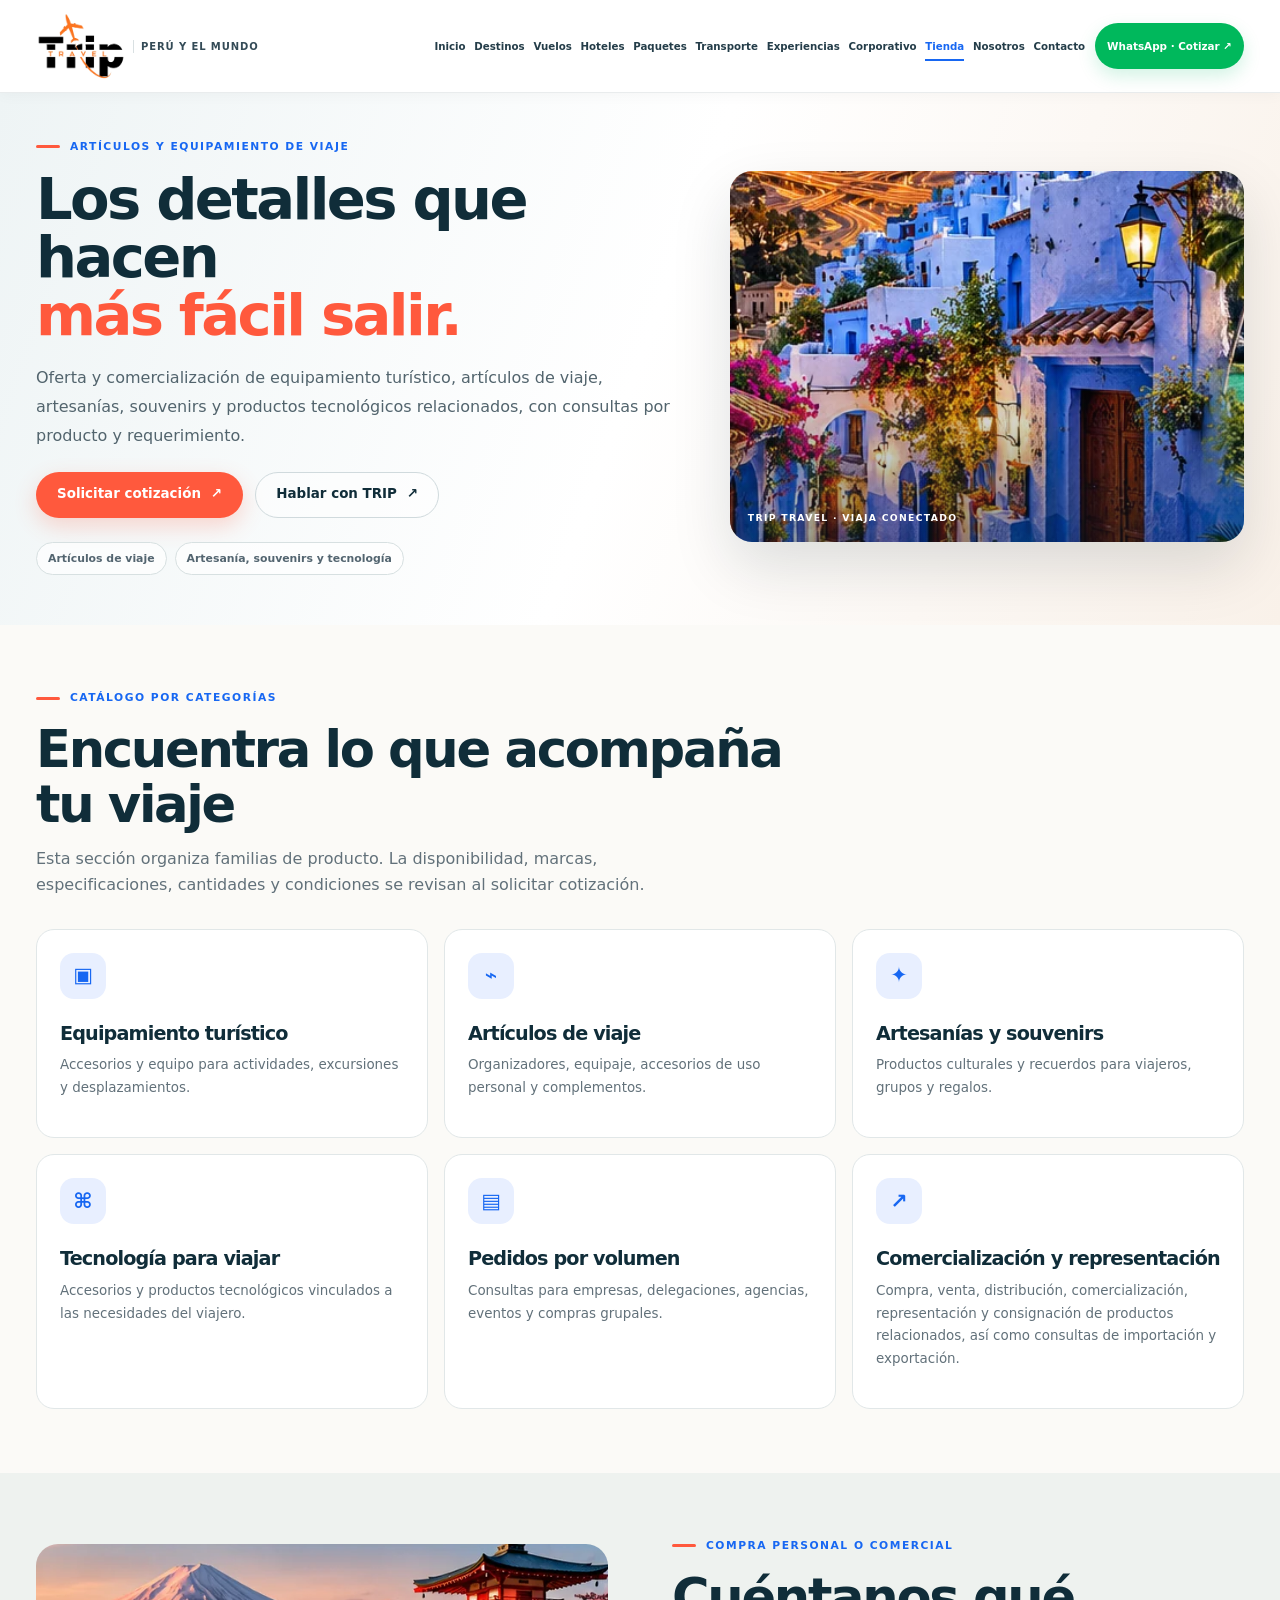
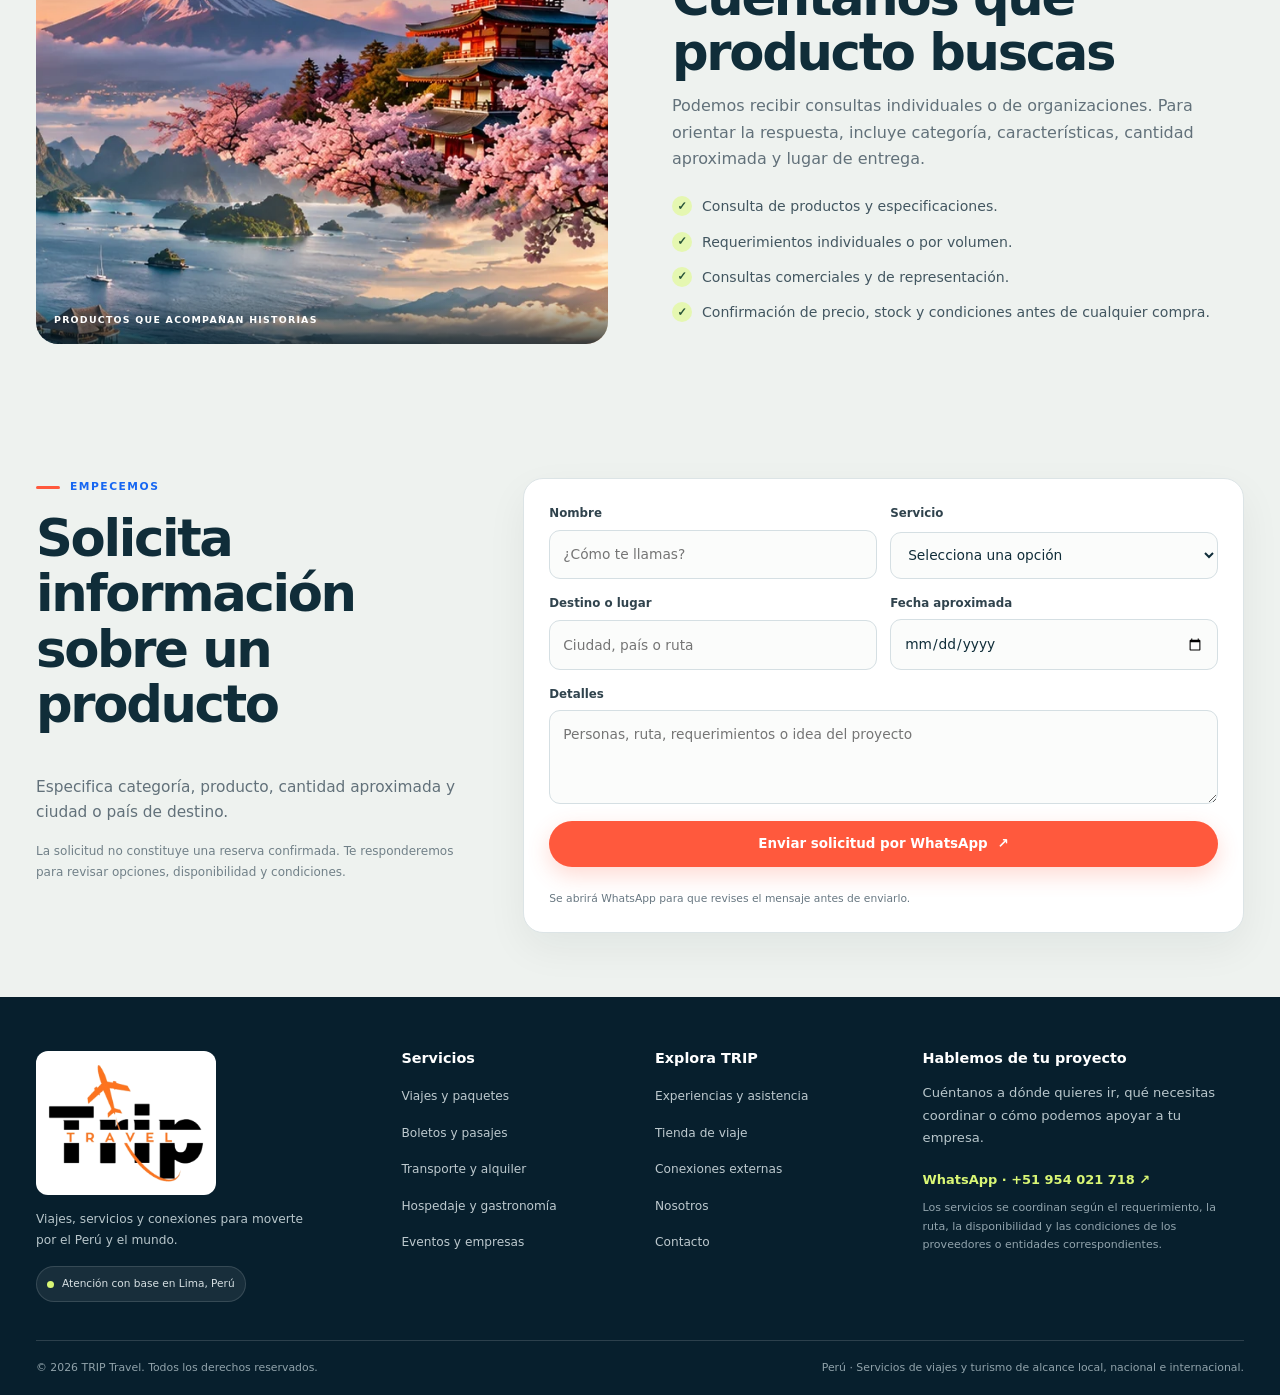
<file: tienda.html>
<!DOCTYPE html>

<html lang="es">
<head>
<meta charset="utf-8"/>
<meta content="width=device-width, initial-scale=1" name="viewport"/>
<title>Equipamiento turístico y artículos de viaje | TRIP Travel</title>
<meta content="Consultas y comercialización de equipamiento turístico, artículos de viaje, artesanías, souvenirs y tecnología relacionada." name="description"/>
<meta content="#102b3a" name="theme-color"/>
<meta content="light" name="color-scheme"/>
<meta content="website" property="og:type"/>
<meta content="TRIP Travel" property="og:site_name"/>
<meta content="Equipamiento turístico y artículos de viaje | TRIP Travel" property="og:title"/>
<meta content="Consultas y comercialización de equipamiento turístico, artículos de viaje, artesanías, souvenirs y tecnología relacionada." property="og:description"/>
<meta content="https://triptravelperu-lab.github.io/trip-travel/assets/images/world-hero.webp" property="og:image"/>
<meta content="summary_large_image" name="twitter:card"/>
<link href="assets/favicon.svg" rel="icon" type="image/svg+xml"/>
<link href="https://triptravelperu-lab.github.io/trip-travel/tienda.html" rel="canonical"/>
<link href="trip-global-integrated.css?v=12" rel="stylesheet"/>
<script defer="" src="trip-interactive-v7.js?v=12"></script>
</head>
<body><a class="skip-link" href="#contenido">Saltar al contenido</a>
<header class="site-header">
<div class="container header-inner">
<a aria-label="TRIP Travel, inicio" class="brand" href="index.html"><img alt="TRIP Travel, logo oficial" class="brand-logo" height="205" src="assets/images/trip-logo-oficial.png" width="360"/><span class="brand-tag">PERÚ Y EL MUNDO</span></a>
<button aria-controls="primary-nav" aria-expanded="false" aria-label="Abrir menú" class="menu-toggle" type="button"><span></span><span></span><span></span></button>
<nav aria-label="Navegación principal" class="primary-nav" id="primary-nav"><div class="nav-main"><a class="nav-link" href="index.html">Inicio</a><a class="nav-link" href="destinos.html">Destinos</a><a class="nav-link" href="vuelos.html">Vuelos</a><a class="nav-link" href="hoteles.html">Hoteles</a><a class="nav-link" href="tours.html">Paquetes</a><a class="nav-link" href="transporte.html">Transporte</a><a class="nav-link" href="experiencias.html">Experiencias</a><a class="nav-link" href="corporativo.html">Corporativo</a><a class="nav-link" href="tienda.html">Tienda</a><a class="nav-link" href="nosotros.html">Nosotros</a><a class="nav-link" href="contacto.html">Contacto</a></div><a class="btn btn-small btn-primary nav-cta" href="https://wa.me/51954021718?text=Hola%20TRIP%20Travel%2C%20quisiera%20asesor%C3%ADa%20para%20organizar%20un%20viaje%20por%20Per%C3%BA%20o%20al%20extranjero." rel="noopener noreferrer" target="_blank">WhatsApp · Cotizar ↗</a></nav>
</div>
</header><main id="contenido"><section class="page-hero"><div class="container page-hero-grid"><div class="page-hero-copy"><p class="eyebrow"><span></span>ARTÍCULOS Y EQUIPAMIENTO DE VIAJE</p><h1>Los detalles que hacen<br/><em>más fácil salir.</em></h1><p class="page-lede">Oferta y comercialización de equipamiento turístico, artículos de viaje, artesanías, souvenirs y productos tecnológicos relacionados, con consultas por producto y requerimiento.</p><div class="hero-actions"><a class="btn btn-primary" href="https://wa.me/51954021718?text=Hola%20TRIP%20Travel%2C%20quisiera%20solicitar%20una%20cotizaci%C3%B3n." rel="noopener noreferrer" target="_blank">Solicitar cotización <span aria-hidden="true">↗</span></a><a class="btn btn-ghost" href="contacto.html">Hablar con TRIP <span aria-hidden="true">↗</span></a></div><div class="pill-row"><span class="pill">Artículos de viaje</span><span class="pill">Artesanía, souvenirs y tecnología</span></div></div><div class="page-hero-image"><img alt="Arquitectura y artesanía de un mercado tradicional como inspiración para productos de viaje" height="800" src="assets/images/world-morocco.webp" width="1200"/><span class="image-label">TRIP TRAVEL · VIAJA CONECTADO</span></div></div></section><section class="section"><div class="container"><div class="section-heading"><p class="eyebrow"><span></span>CATÁLOGO POR CATEGORÍAS</p><h2>Encuentra lo que acompaña tu viaje</h2><p>Esta sección organiza familias de producto. La disponibilidad, marcas, especificaciones, cantidades y condiciones se revisan al solicitar cotización.</p></div><div class="feature-grid feature-grid-3"><article class="feature-card"><span aria-hidden="true" class="feature-icon">▣</span><h3>Equipamiento turístico</h3><p>Accesorios y equipo para actividades, excursiones y desplazamientos.</p></article><article class="feature-card"><span aria-hidden="true" class="feature-icon">⌁</span><h3>Artículos de viaje</h3><p>Organizadores, equipaje, accesorios de uso personal y complementos.</p></article><article class="feature-card"><span aria-hidden="true" class="feature-icon">✦</span><h3>Artesanías y souvenirs</h3><p>Productos culturales y recuerdos para viajeros, grupos y regalos.</p></article><article class="feature-card"><span aria-hidden="true" class="feature-icon">⌘</span><h3>Tecnología para viajar</h3><p>Accesorios y productos tecnológicos vinculados a las necesidades del viajero.</p></article><article class="feature-card"><span aria-hidden="true" class="feature-icon">▤</span><h3>Pedidos por volumen</h3><p>Consultas para empresas, delegaciones, agencias, eventos y compras grupales.</p></article><article class="feature-card"><span aria-hidden="true" class="feature-icon">↗</span><h3>Comercialización y representación</h3><p>Compra, venta, distribución, comercialización, representación y consignación de productos relacionados, así como consultas de importación y exportación.</p></article></div></div></section><section class="section section-tint"><div class="container two-col"><div class="editorial-image"><img alt="Inspiración cultural para productos y recuerdos de viaje" height="800" loading="lazy" src="assets/images/world-japan.webp" width="1200"/><span>PRODUCTOS QUE ACOMPAÑAN HISTORIAS</span></div><div><div class="section-heading"><p class="eyebrow"><span></span>COMPRA PERSONAL O COMERCIAL</p><h2>Cuéntanos qué producto buscas</h2><p>Podemos recibir consultas individuales o de organizaciones. Para orientar la respuesta, incluye categoría, características, cantidad aproximada y lugar de entrega.</p></div><ul class="check-list"><li>Consulta de productos y especificaciones.</li><li>Requerimientos individuales o por volumen.</li><li>Consultas comerciales y de representación.</li><li>Confirmación de precio, stock y condiciones antes de cualquier compra.</li></ul></div></div></section><section class="section section-tint"><div class="container quote-layout"><div><p class="eyebrow"><span></span> EMPECEMOS</p><h2>Solicita información sobre un producto</h2><p class="section-lede">Especifica categoría, producto, cantidad aproximada y ciudad o país de destino.</p><p class="small-note">La solicitud no constituye una reserva confirmada. Te responderemos para revisar opciones, disponibilidad y condiciones.</p></div><form class="quote-form form-card" data-quote-form="">
<div class="form-row"><label>Nombre<input autocomplete="name" name="Nombre" placeholder="¿Cómo te llamas?" required=""/></label><label>Servicio<select name="Servicio" required=""><option value="">Selecciona una opción</option><option>Viajes y paquetes turísticos</option><option>Boletos y pasajes</option><option>Transporte, transfers o alquiler</option><option>Hospedaje y gastronomía</option><option>Guía, asistencia, seguros o visados</option><option>Eventos y servicios corporativos</option><option>Productos y artículos de viaje</option><option>Consultoría y proyectos</option></select></label></div>
<div class="form-row"><label>Destino o lugar<input name="Destino o lugar" placeholder="Ciudad, país o ruta"/></label><label>Fecha aproximada<input name="Fecha aproximada" type="date"/></label></div>
<label>Detalles<textarea name="Detalles" placeholder="Personas, ruta, requerimientos o idea del proyecto" rows="3"></textarea></label>
<button class="btn btn-primary btn-submit" type="submit">Enviar solicitud por WhatsApp <span aria-hidden="true">↗</span></button><p aria-live="polite" class="form-feedback">Se abrirá WhatsApp para que revises el mensaje antes de enviarlo.</p>
</form></div></section></main><footer class="site-footer">
<div class="container footer-main">
<div class="footer-brand-col"><a href="index.html"><img alt="TRIP Travel, logo oficial" class="footer-logo" height="205" src="assets/images/trip-logo-oficial.png" width="360"/></a><p>Viajes, servicios y conexiones para moverte por el Perú y el mundo.</p><span class="footer-location"><span class="dot"></span> Atención con base en Lima, Perú</span></div>
<div><h2>Servicios</h2><ul><li><a href="tours.html">Viajes y paquetes</a></li><li><a href="vuelos.html">Boletos y pasajes</a></li><li><a href="transporte.html">Transporte y alquiler</a></li><li><a href="hoteles.html">Hospedaje y gastronomía</a></li><li><a href="corporativo.html">Eventos y empresas</a></li></ul></div>
<div><h2>Explora TRIP</h2><ul><li><a href="experiencias.html">Experiencias y asistencia</a></li><li><a href="tienda.html">Tienda de viaje</a></li><li><a href="conexiones.html">Conexiones externas</a></li><li><a href="nosotros.html">Nosotros</a></li><li><a href="contacto.html">Contacto</a></li></ul></div>
<div><h2>Hablemos de tu proyecto</h2><p>Cuéntanos a dónde quieres ir, qué necesitas coordinar o cómo podemos apoyar a tu empresa.</p><a class="footer-contact" href="https://wa.me/51954021718?text=Hola%20TRIP%20Travel%2C%20quisiera%20informaci%C3%B3n%20sobre%20sus%20servicios." rel="noopener noreferrer" target="_blank">WhatsApp · +51 954 021 718 ↗</a><p class="footer-note">Los servicios se coordinan según el requerimiento, la ruta, la disponibilidad y las condiciones de los proveedores o entidades correspondientes.</p></div>
</div>
<div class="container footer-bottom"><span>© <span data-year=""></span> TRIP Travel. Todos los derechos reservados.</span><span>Perú · Servicios de viajes y turismo de alcance local, nacional e internacional.</span></div>
</footer>
<a aria-label="Contactar TRIP Travel por WhatsApp" class="whatsapp-float" href="https://wa.me/51954021718?text=Hola%20TRIP%20Travel%2C%20quisiera%20asesor%C3%ADa%20para%20organizar%20un%20viaje%20por%20Per%C3%BA%20o%20al%20extranjero." rel="noopener noreferrer" target="_blank">✆  WhatsApp</a></body></html>
</file>
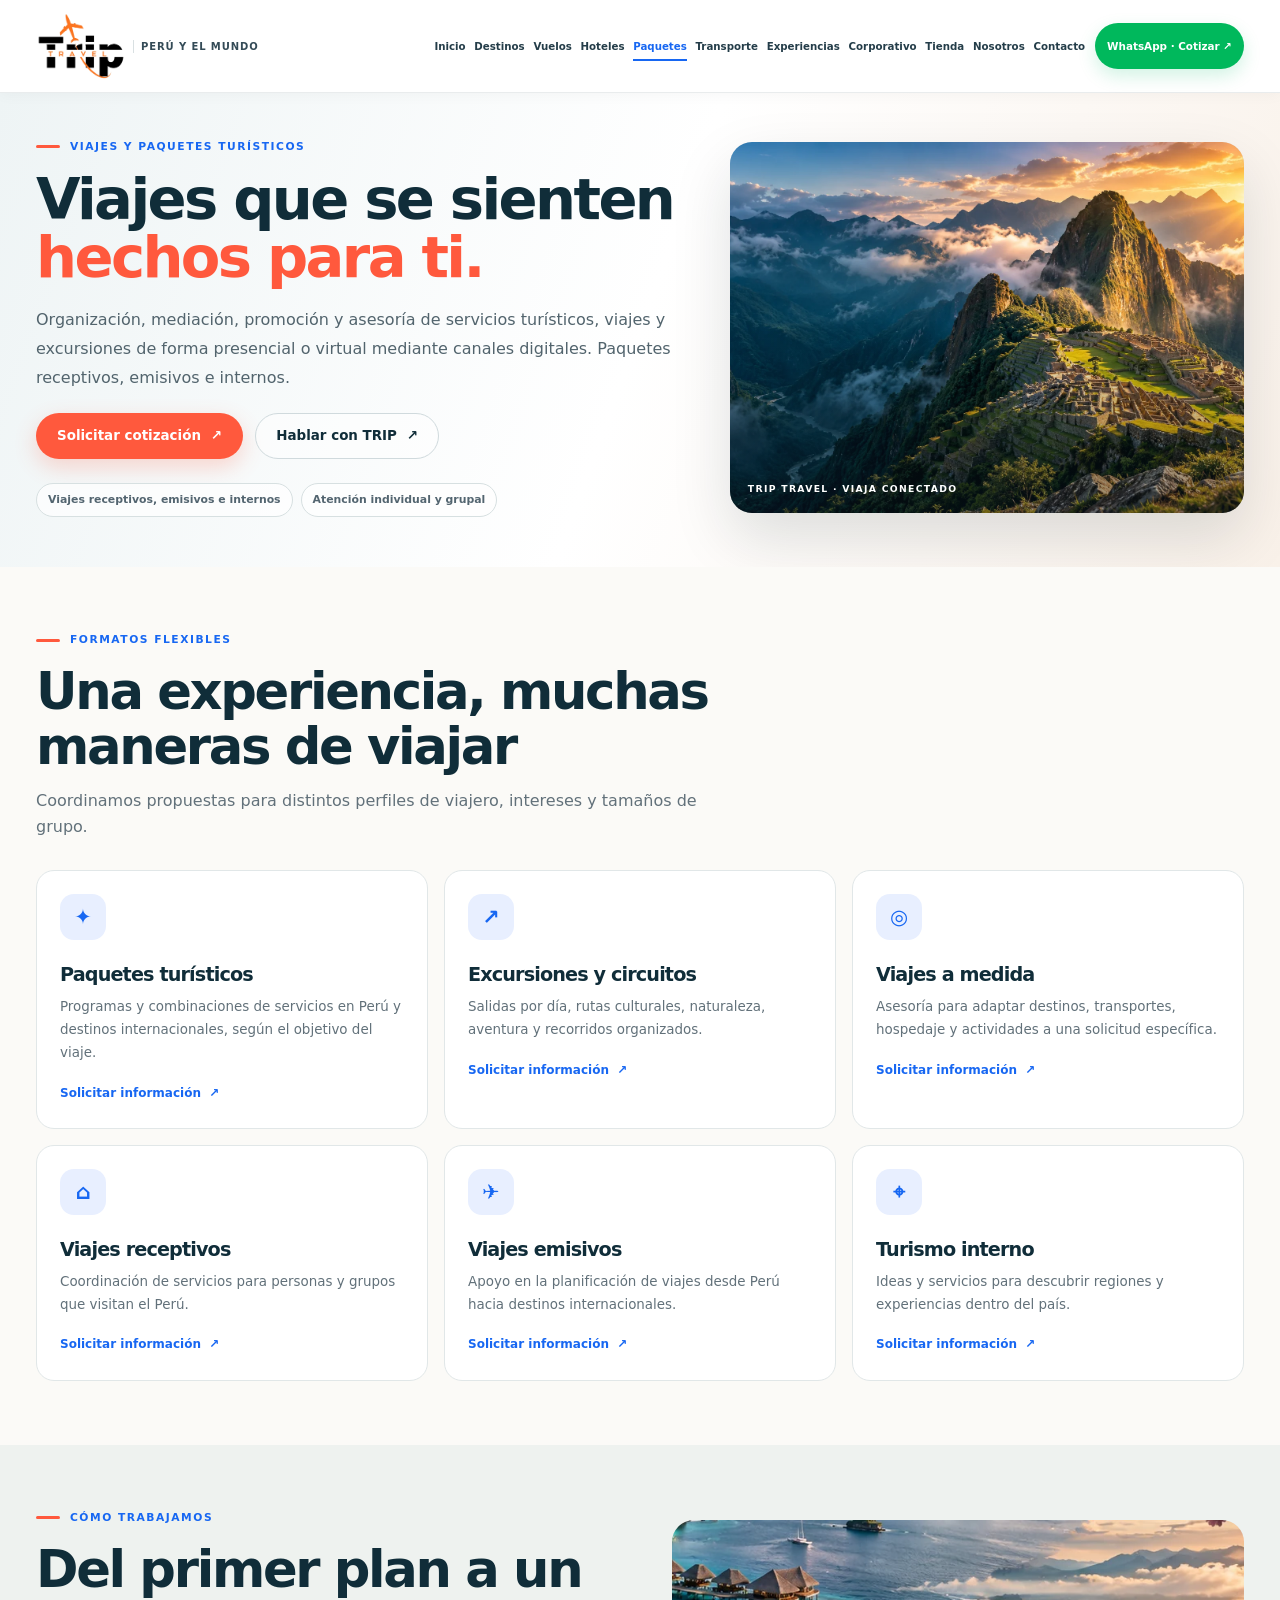
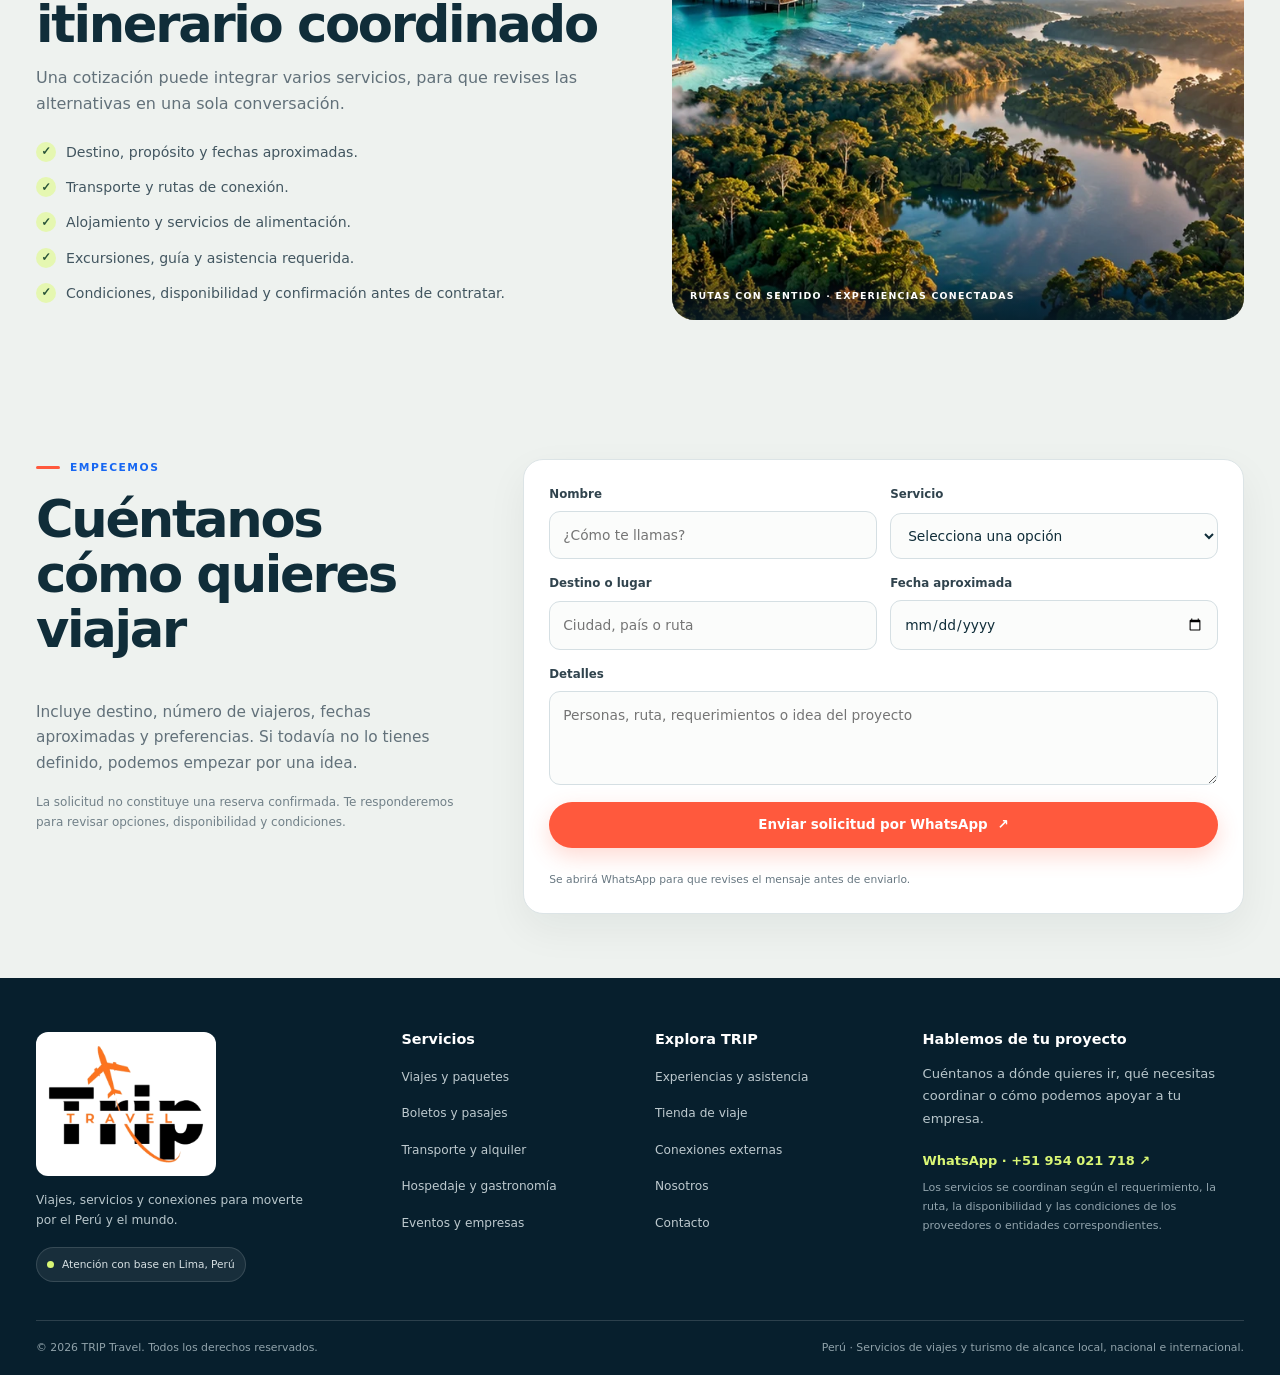
<file: tours.html>
<!DOCTYPE html>

<html lang="es">
<head>
<meta charset="utf-8"/>
<meta content="width=device-width, initial-scale=1" name="viewport"/>
<title>Viajes y paquetes turísticos | TRIP Travel</title>
<meta content="Organización y asesoría de viajes, excursiones y paquetes turísticos receptivos, emisivos e internos, con atención presencial o virtual." name="description"/>
<meta content="#102b3a" name="theme-color"/>
<meta content="light" name="color-scheme"/>
<meta content="website" property="og:type"/>
<meta content="TRIP Travel" property="og:site_name"/>
<meta content="Viajes y paquetes turísticos | TRIP Travel" property="og:title"/>
<meta content="Organización y asesoría de viajes, excursiones y paquetes turísticos receptivos, emisivos e internos, con atención presencial o virtual." property="og:description"/>
<meta content="https://triptravelperu-lab.github.io/trip-travel/assets/images/world-hero.webp" property="og:image"/>
<meta content="summary_large_image" name="twitter:card"/>
<link href="assets/favicon.svg" rel="icon" type="image/svg+xml"/>
<link href="https://triptravelperu-lab.github.io/trip-travel/tours.html" rel="canonical"/>
<link href="trip-global-integrated.css?v=12" rel="stylesheet"/>
<script defer="" src="trip-interactive-v7.js?v=12"></script>
</head>
<body><a class="skip-link" href="#contenido">Saltar al contenido</a>
<header class="site-header">
<div class="container header-inner">
<a aria-label="TRIP Travel, inicio" class="brand" href="index.html"><img alt="TRIP Travel, logo oficial" class="brand-logo" height="205" src="assets/images/trip-logo-oficial.png" width="360"/><span class="brand-tag">PERÚ Y EL MUNDO</span></a>
<button aria-controls="primary-nav" aria-expanded="false" aria-label="Abrir menú" class="menu-toggle" type="button"><span></span><span></span><span></span></button>
<nav aria-label="Navegación principal" class="primary-nav" id="primary-nav"><div class="nav-main"><a class="nav-link" href="index.html">Inicio</a><a class="nav-link" href="destinos.html">Destinos</a><a class="nav-link" href="vuelos.html">Vuelos</a><a class="nav-link" href="hoteles.html">Hoteles</a><a class="nav-link" href="tours.html">Paquetes</a><a class="nav-link" href="transporte.html">Transporte</a><a class="nav-link" href="experiencias.html">Experiencias</a><a class="nav-link" href="corporativo.html">Corporativo</a><a class="nav-link" href="tienda.html">Tienda</a><a class="nav-link" href="nosotros.html">Nosotros</a><a class="nav-link" href="contacto.html">Contacto</a></div><a class="btn btn-small btn-primary nav-cta" href="https://wa.me/51954021718?text=Hola%20TRIP%20Travel%2C%20quisiera%20asesor%C3%ADa%20para%20organizar%20un%20viaje%20por%20Per%C3%BA%20o%20al%20extranjero." rel="noopener noreferrer" target="_blank">WhatsApp · Cotizar ↗</a></nav>
</div>
</header><main id="contenido"><section class="page-hero"><div class="container page-hero-grid"><div class="page-hero-copy"><p class="eyebrow"><span></span>VIAJES Y PAQUETES TURÍSTICOS</p><h1>Viajes que se sienten<br/><em>hechos para ti.</em></h1><p class="page-lede">Organización, mediación, promoción y asesoría de servicios turísticos, viajes y excursiones de forma presencial o virtual mediante canales digitales. Paquetes receptivos, emisivos e internos.</p><div class="hero-actions"><a class="btn btn-primary" href="https://wa.me/51954021718?text=Hola%20TRIP%20Travel%2C%20quisiera%20solicitar%20una%20cotizaci%C3%B3n." rel="noopener noreferrer" target="_blank">Solicitar cotización <span aria-hidden="true">↗</span></a><a class="btn btn-ghost" href="contacto.html">Hablar con TRIP <span aria-hidden="true">↗</span></a></div><div class="pill-row"><span class="pill">Viajes receptivos, emisivos e internos</span><span class="pill">Atención individual y grupal</span></div></div><div class="page-hero-image"><img alt="Machu Picchu y paisaje andino para viajes y excursiones" height="800" src="assets/images/hero-machu.webp" width="1200"/><span class="image-label">TRIP TRAVEL · VIAJA CONECTADO</span></div></div></section><section class="section"><div class="container"><div class="section-heading"><p class="eyebrow"><span></span>FORMATOS FLEXIBLES</p><h2>Una experiencia, muchas maneras de viajar</h2><p>Coordinamos propuestas para distintos perfiles de viajero, intereses y tamaños de grupo.</p></div><div class="feature-grid feature-grid-3"><article class="feature-card"><span aria-hidden="true" class="feature-icon">✦</span><h3>Paquetes turísticos</h3><p>Programas y combinaciones de servicios en Perú y destinos internacionales, según el objetivo del viaje.</p><a class="text-link" href="contacto.html">Solicitar información <span aria-hidden="true">↗</span></a></article><article class="feature-card"><span aria-hidden="true" class="feature-icon">↗</span><h3>Excursiones y circuitos</h3><p>Salidas por día, rutas culturales, naturaleza, aventura y recorridos organizados.</p><a class="text-link" href="contacto.html">Solicitar información <span aria-hidden="true">↗</span></a></article><article class="feature-card"><span aria-hidden="true" class="feature-icon">◎</span><h3>Viajes a medida</h3><p>Asesoría para adaptar destinos, transportes, hospedaje y actividades a una solicitud específica.</p><a class="text-link" href="contacto.html">Solicitar información <span aria-hidden="true">↗</span></a></article><article class="feature-card"><span aria-hidden="true" class="feature-icon">⌂</span><h3>Viajes receptivos</h3><p>Coordinación de servicios para personas y grupos que visitan el Perú.</p><a class="text-link" href="contacto.html">Solicitar información <span aria-hidden="true">↗</span></a></article><article class="feature-card"><span aria-hidden="true" class="feature-icon">✈</span><h3>Viajes emisivos</h3><p>Apoyo en la planificación de viajes desde Perú hacia destinos internacionales.</p><a class="text-link" href="contacto.html">Solicitar información <span aria-hidden="true">↗</span></a></article><article class="feature-card"><span aria-hidden="true" class="feature-icon">⌖</span><h3>Turismo interno</h3><p>Ideas y servicios para descubrir regiones y experiencias dentro del país.</p><a class="text-link" href="contacto.html">Solicitar información <span aria-hidden="true">↗</span></a></article></div></div></section><section class="section section-tint"><div class="container two-col"><div><div class="section-heading"><p class="eyebrow"><span></span>CÓMO TRABAJAMOS</p><h2>Del primer plan a un itinerario coordinado</h2><p>Una cotización puede integrar varios servicios, para que revises las alternativas en una sola conversación.</p></div><ul class="check-list"><li>Destino, propósito y fechas aproximadas.</li><li>Transporte y rutas de conexión.</li><li>Alojamiento y servicios de alimentación.</li><li>Excursiones, guía y asistencia requerida.</li><li>Condiciones, disponibilidad y confirmación antes de contratar.</li></ul></div><div class="editorial-image"><img alt="Río entre paisajes naturales como inspiración para una ruta de viaje" height="800" loading="lazy" src="assets/images/world-river.webp" width="1200"/><span>RUTAS CON SENTIDO · EXPERIENCIAS CONECTADAS</span></div></div></section><section class="section section-tint"><div class="container quote-layout"><div><p class="eyebrow"><span></span> EMPECEMOS</p><h2>Cuéntanos cómo quieres viajar</h2><p class="section-lede">Incluye destino, número de viajeros, fechas aproximadas y preferencias. Si todavía no lo tienes definido, podemos empezar por una idea.</p><p class="small-note">La solicitud no constituye una reserva confirmada. Te responderemos para revisar opciones, disponibilidad y condiciones.</p></div><form class="quote-form form-card" data-quote-form="">
<div class="form-row"><label>Nombre<input autocomplete="name" name="Nombre" placeholder="¿Cómo te llamas?" required=""/></label><label>Servicio<select name="Servicio" required=""><option value="">Selecciona una opción</option><option>Viajes y paquetes turísticos</option><option>Boletos y pasajes</option><option>Transporte, transfers o alquiler</option><option>Hospedaje y gastronomía</option><option>Guía, asistencia, seguros o visados</option><option>Eventos y servicios corporativos</option><option>Productos y artículos de viaje</option><option>Consultoría y proyectos</option></select></label></div>
<div class="form-row"><label>Destino o lugar<input name="Destino o lugar" placeholder="Ciudad, país o ruta"/></label><label>Fecha aproximada<input name="Fecha aproximada" type="date"/></label></div>
<label>Detalles<textarea name="Detalles" placeholder="Personas, ruta, requerimientos o idea del proyecto" rows="3"></textarea></label>
<button class="btn btn-primary btn-submit" type="submit">Enviar solicitud por WhatsApp <span aria-hidden="true">↗</span></button><p aria-live="polite" class="form-feedback">Se abrirá WhatsApp para que revises el mensaje antes de enviarlo.</p>
</form></div></section></main><footer class="site-footer">
<div class="container footer-main">
<div class="footer-brand-col"><a href="index.html"><img alt="TRIP Travel, logo oficial" class="footer-logo" height="205" src="assets/images/trip-logo-oficial.png" width="360"/></a><p>Viajes, servicios y conexiones para moverte por el Perú y el mundo.</p><span class="footer-location"><span class="dot"></span> Atención con base en Lima, Perú</span></div>
<div><h2>Servicios</h2><ul><li><a href="tours.html">Viajes y paquetes</a></li><li><a href="vuelos.html">Boletos y pasajes</a></li><li><a href="transporte.html">Transporte y alquiler</a></li><li><a href="hoteles.html">Hospedaje y gastronomía</a></li><li><a href="corporativo.html">Eventos y empresas</a></li></ul></div>
<div><h2>Explora TRIP</h2><ul><li><a href="experiencias.html">Experiencias y asistencia</a></li><li><a href="tienda.html">Tienda de viaje</a></li><li><a href="conexiones.html">Conexiones externas</a></li><li><a href="nosotros.html">Nosotros</a></li><li><a href="contacto.html">Contacto</a></li></ul></div>
<div><h2>Hablemos de tu proyecto</h2><p>Cuéntanos a dónde quieres ir, qué necesitas coordinar o cómo podemos apoyar a tu empresa.</p><a class="footer-contact" href="https://wa.me/51954021718?text=Hola%20TRIP%20Travel%2C%20quisiera%20informaci%C3%B3n%20sobre%20sus%20servicios." rel="noopener noreferrer" target="_blank">WhatsApp · +51 954 021 718 ↗</a><p class="footer-note">Los servicios se coordinan según el requerimiento, la ruta, la disponibilidad y las condiciones de los proveedores o entidades correspondientes.</p></div>
</div>
<div class="container footer-bottom"><span>© <span data-year=""></span> TRIP Travel. Todos los derechos reservados.</span><span>Perú · Servicios de viajes y turismo de alcance local, nacional e internacional.</span></div>
</footer>
<a aria-label="Contactar TRIP Travel por WhatsApp" class="whatsapp-float" href="https://wa.me/51954021718?text=Hola%20TRIP%20Travel%2C%20quisiera%20asesor%C3%ADa%20para%20organizar%20un%20viaje%20por%20Per%C3%BA%20o%20al%20extranjero." rel="noopener noreferrer" target="_blank">✆  WhatsApp</a></body></html>
</file>
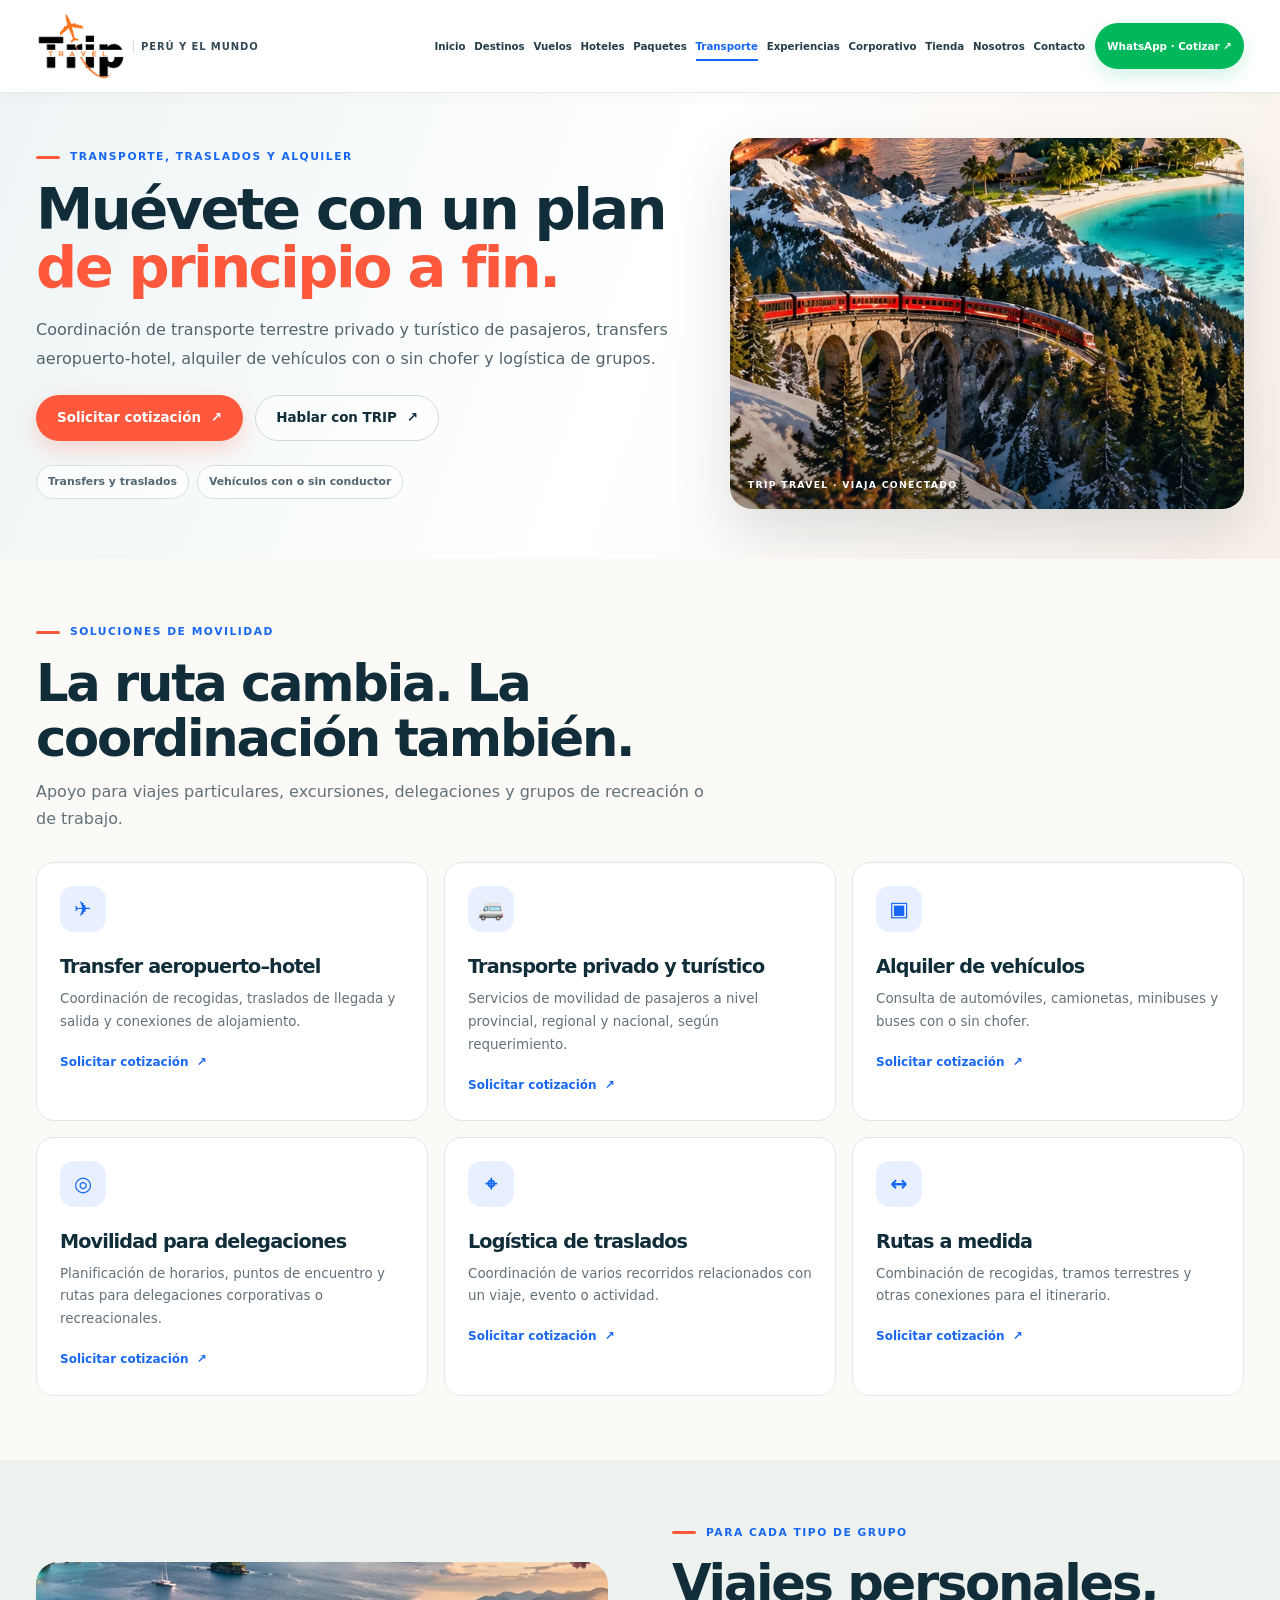
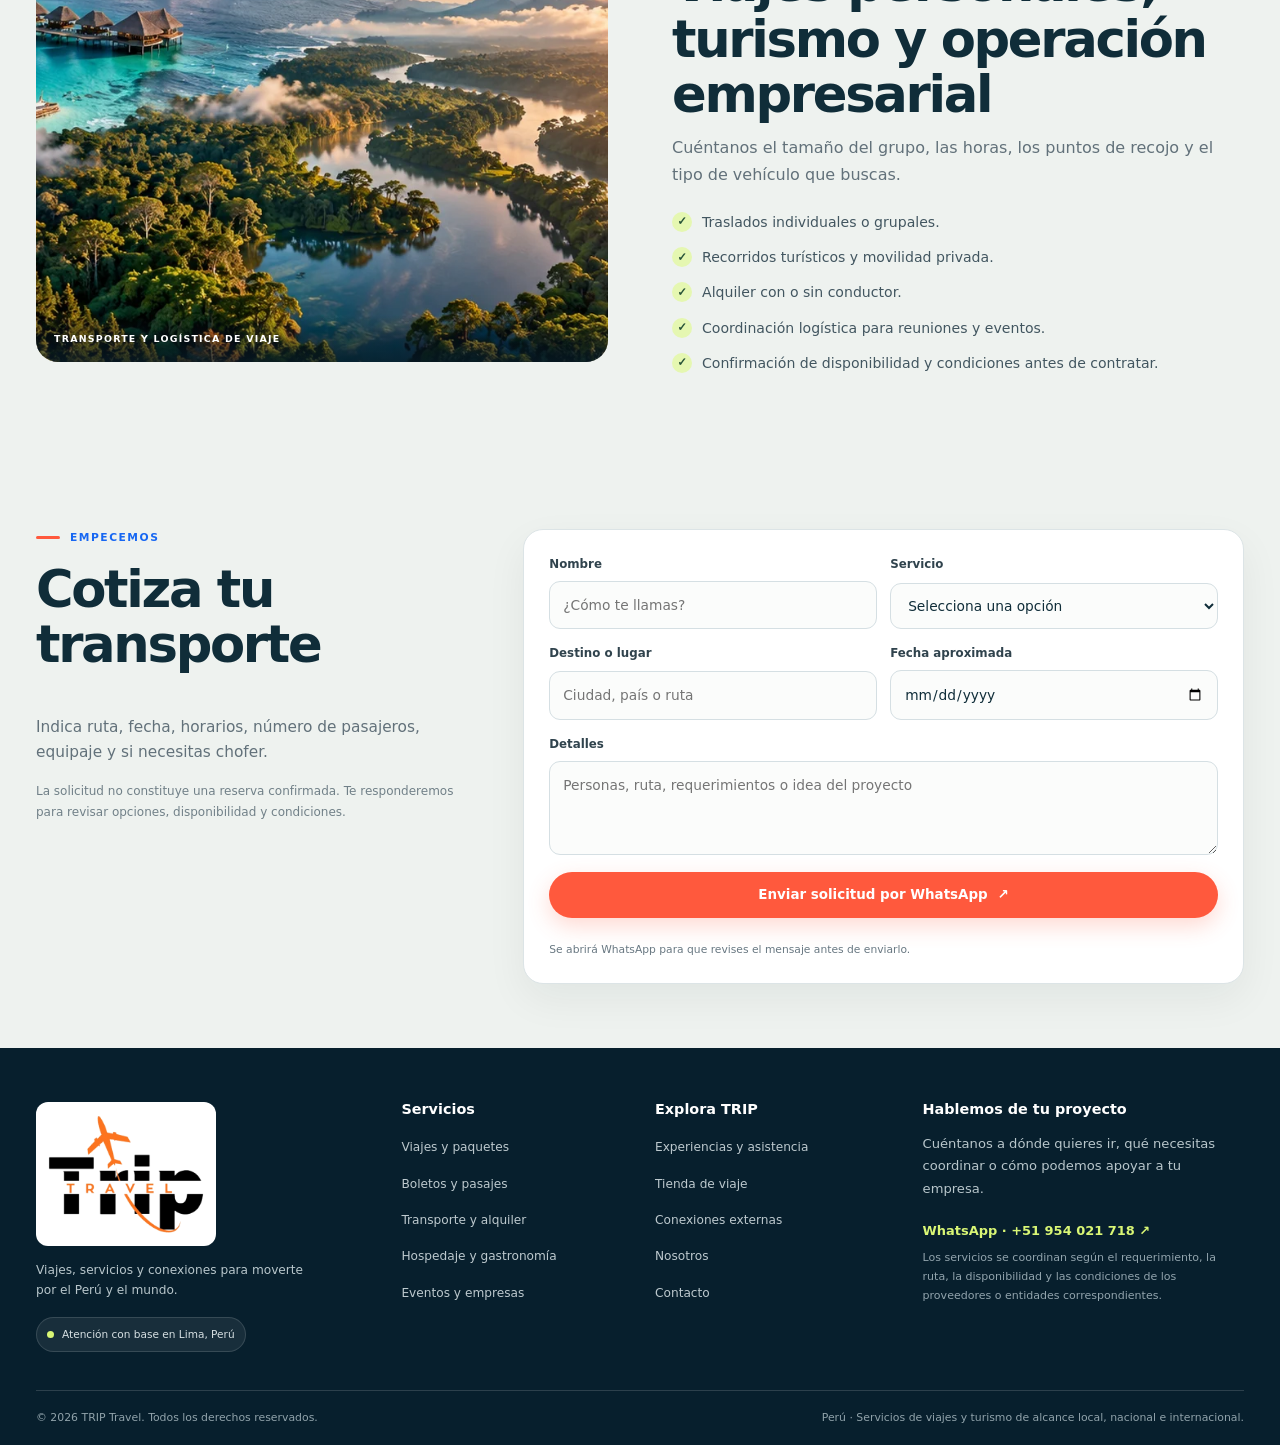
<file: transporte.html>
<!DOCTYPE html>

<html lang="es">
<head>
<meta charset="utf-8"/>
<meta content="width=device-width, initial-scale=1" name="viewport"/>
<title>Transporte turístico, transfers y alquiler | TRIP Travel</title>
<meta content="Servicios y coordinación de transporte privado y turístico, transfers, alquiler de automóviles, camionetas, buses y minibuses con o sin chofer." name="description"/>
<meta content="#102b3a" name="theme-color"/>
<meta content="light" name="color-scheme"/>
<meta content="website" property="og:type"/>
<meta content="TRIP Travel" property="og:site_name"/>
<meta content="Transporte turístico, transfers y alquiler | TRIP Travel" property="og:title"/>
<meta content="Servicios y coordinación de transporte privado y turístico, transfers, alquiler de automóviles, camionetas, buses y minibuses con o sin chofer." property="og:description"/>
<meta content="https://triptravelperu-lab.github.io/trip-travel/assets/images/world-hero.webp" property="og:image"/>
<meta content="summary_large_image" name="twitter:card"/>
<link href="assets/favicon.svg" rel="icon" type="image/svg+xml"/>
<link href="https://triptravelperu-lab.github.io/trip-travel/transporte.html" rel="canonical"/>
<link href="trip-global-integrated.css?v=12" rel="stylesheet"/>
<script defer="" src="trip-interactive-v7.js?v=12"></script>
</head>
<body><a class="skip-link" href="#contenido">Saltar al contenido</a>
<header class="site-header">
<div class="container header-inner">
<a aria-label="TRIP Travel, inicio" class="brand" href="index.html"><img alt="TRIP Travel, logo oficial" class="brand-logo" height="205" src="assets/images/trip-logo-oficial.png" width="360"/><span class="brand-tag">PERÚ Y EL MUNDO</span></a>
<button aria-controls="primary-nav" aria-expanded="false" aria-label="Abrir menú" class="menu-toggle" type="button"><span></span><span></span><span></span></button>
<nav aria-label="Navegación principal" class="primary-nav" id="primary-nav"><div class="nav-main"><a class="nav-link" href="index.html">Inicio</a><a class="nav-link" href="destinos.html">Destinos</a><a class="nav-link" href="vuelos.html">Vuelos</a><a class="nav-link" href="hoteles.html">Hoteles</a><a class="nav-link" href="tours.html">Paquetes</a><a class="nav-link" href="transporte.html">Transporte</a><a class="nav-link" href="experiencias.html">Experiencias</a><a class="nav-link" href="corporativo.html">Corporativo</a><a class="nav-link" href="tienda.html">Tienda</a><a class="nav-link" href="nosotros.html">Nosotros</a><a class="nav-link" href="contacto.html">Contacto</a></div><a class="btn btn-small btn-primary nav-cta" href="https://wa.me/51954021718?text=Hola%20TRIP%20Travel%2C%20quisiera%20asesor%C3%ADa%20para%20organizar%20un%20viaje%20por%20Per%C3%BA%20o%20al%20extranjero." rel="noopener noreferrer" target="_blank">WhatsApp · Cotizar ↗</a></nav>
</div>
</header><main id="contenido"><section class="page-hero"><div class="container page-hero-grid"><div class="page-hero-copy"><p class="eyebrow"><span></span>TRANSPORTE, TRASLADOS Y ALQUILER</p><h1>Muévete con un plan<br/><em>de principio a fin.</em></h1><p class="page-lede">Coordinación de transporte terrestre privado y turístico de pasajeros, transfers aeropuerto-hotel, alquiler de vehículos con o sin chofer y logística de grupos.</p><div class="hero-actions"><a class="btn btn-primary" href="https://wa.me/51954021718?text=Hola%20TRIP%20Travel%2C%20quisiera%20solicitar%20una%20cotizaci%C3%B3n." rel="noopener noreferrer" target="_blank">Solicitar cotización <span aria-hidden="true">↗</span></a><a class="btn btn-ghost" href="contacto.html">Hablar con TRIP <span aria-hidden="true">↗</span></a></div><div class="pill-row"><span class="pill">Transfers y traslados</span><span class="pill">Vehículos con o sin conductor</span></div></div><div class="page-hero-image"><img alt="Tren recorriendo un viaducto montañoso" height="800" src="assets/images/world-alps.webp" width="1200"/><span class="image-label">TRIP TRAVEL · VIAJA CONECTADO</span></div></div></section><section class="section"><div class="container"><div class="section-heading"><p class="eyebrow"><span></span>SOLUCIONES DE MOVILIDAD</p><h2>La ruta cambia. La coordinación también.</h2><p>Apoyo para viajes particulares, excursiones, delegaciones y grupos de recreación o de trabajo.</p></div><div class="feature-grid feature-grid-3"><article class="feature-card"><span aria-hidden="true" class="feature-icon">✈</span><h3>Transfer aeropuerto–hotel</h3><p>Coordinación de recogidas, traslados de llegada y salida y conexiones de alojamiento.</p><a class="text-link" href="contacto.html">Solicitar cotización <span aria-hidden="true">↗</span></a></article><article class="feature-card"><span aria-hidden="true" class="feature-icon">🚐</span><h3>Transporte privado y turístico</h3><p>Servicios de movilidad de pasajeros a nivel provincial, regional y nacional, según requerimiento.</p><a class="text-link" href="contacto.html">Solicitar cotización <span aria-hidden="true">↗</span></a></article><article class="feature-card"><span aria-hidden="true" class="feature-icon">▣</span><h3>Alquiler de vehículos</h3><p>Consulta de automóviles, camionetas, minibuses y buses con o sin chofer.</p><a class="text-link" href="contacto.html">Solicitar cotización <span aria-hidden="true">↗</span></a></article><article class="feature-card"><span aria-hidden="true" class="feature-icon">◎</span><h3>Movilidad para delegaciones</h3><p>Planificación de horarios, puntos de encuentro y rutas para delegaciones corporativas o recreacionales.</p><a class="text-link" href="contacto.html">Solicitar cotización <span aria-hidden="true">↗</span></a></article><article class="feature-card"><span aria-hidden="true" class="feature-icon">⌖</span><h3>Logística de traslados</h3><p>Coordinación de varios recorridos relacionados con un viaje, evento o actividad.</p><a class="text-link" href="contacto.html">Solicitar cotización <span aria-hidden="true">↗</span></a></article><article class="feature-card"><span aria-hidden="true" class="feature-icon">↔</span><h3>Rutas a medida</h3><p>Combinación de recogidas, tramos terrestres y otras conexiones para el itinerario.</p><a class="text-link" href="contacto.html">Solicitar cotización <span aria-hidden="true">↗</span></a></article></div></div></section><section class="section section-tint"><div class="container two-col"><div class="editorial-image"><img alt="Ruta de viaje por un paisaje natural" height="800" loading="lazy" src="assets/images/world-river.webp" width="1200"/><span>TRANSPORTE Y LOGÍSTICA DE VIAJE</span></div><div><div class="section-heading"><p class="eyebrow"><span></span>PARA CADA TIPO DE GRUPO</p><h2>Viajes personales, turismo y operación empresarial</h2><p>Cuéntanos el tamaño del grupo, las horas, los puntos de recojo y el tipo de vehículo que buscas.</p></div><ul class="check-list"><li>Traslados individuales o grupales.</li><li>Recorridos turísticos y movilidad privada.</li><li>Alquiler con o sin conductor.</li><li>Coordinación logística para reuniones y eventos.</li><li>Confirmación de disponibilidad y condiciones antes de contratar.</li></ul></div></div></section><section class="section section-tint"><div class="container quote-layout"><div><p class="eyebrow"><span></span> EMPECEMOS</p><h2>Cotiza tu transporte</h2><p class="section-lede">Indica ruta, fecha, horarios, número de pasajeros, equipaje y si necesitas chofer.</p><p class="small-note">La solicitud no constituye una reserva confirmada. Te responderemos para revisar opciones, disponibilidad y condiciones.</p></div><form class="quote-form form-card" data-quote-form="">
<div class="form-row"><label>Nombre<input autocomplete="name" name="Nombre" placeholder="¿Cómo te llamas?" required=""/></label><label>Servicio<select name="Servicio" required=""><option value="">Selecciona una opción</option><option>Viajes y paquetes turísticos</option><option>Boletos y pasajes</option><option>Transporte, transfers o alquiler</option><option>Hospedaje y gastronomía</option><option>Guía, asistencia, seguros o visados</option><option>Eventos y servicios corporativos</option><option>Productos y artículos de viaje</option><option>Consultoría y proyectos</option></select></label></div>
<div class="form-row"><label>Destino o lugar<input name="Destino o lugar" placeholder="Ciudad, país o ruta"/></label><label>Fecha aproximada<input name="Fecha aproximada" type="date"/></label></div>
<label>Detalles<textarea name="Detalles" placeholder="Personas, ruta, requerimientos o idea del proyecto" rows="3"></textarea></label>
<button class="btn btn-primary btn-submit" type="submit">Enviar solicitud por WhatsApp <span aria-hidden="true">↗</span></button><p aria-live="polite" class="form-feedback">Se abrirá WhatsApp para que revises el mensaje antes de enviarlo.</p>
</form></div></section></main><footer class="site-footer">
<div class="container footer-main">
<div class="footer-brand-col"><a href="index.html"><img alt="TRIP Travel, logo oficial" class="footer-logo" height="205" src="assets/images/trip-logo-oficial.png" width="360"/></a><p>Viajes, servicios y conexiones para moverte por el Perú y el mundo.</p><span class="footer-location"><span class="dot"></span> Atención con base en Lima, Perú</span></div>
<div><h2>Servicios</h2><ul><li><a href="tours.html">Viajes y paquetes</a></li><li><a href="vuelos.html">Boletos y pasajes</a></li><li><a href="transporte.html">Transporte y alquiler</a></li><li><a href="hoteles.html">Hospedaje y gastronomía</a></li><li><a href="corporativo.html">Eventos y empresas</a></li></ul></div>
<div><h2>Explora TRIP</h2><ul><li><a href="experiencias.html">Experiencias y asistencia</a></li><li><a href="tienda.html">Tienda de viaje</a></li><li><a href="conexiones.html">Conexiones externas</a></li><li><a href="nosotros.html">Nosotros</a></li><li><a href="contacto.html">Contacto</a></li></ul></div>
<div><h2>Hablemos de tu proyecto</h2><p>Cuéntanos a dónde quieres ir, qué necesitas coordinar o cómo podemos apoyar a tu empresa.</p><a class="footer-contact" href="https://wa.me/51954021718?text=Hola%20TRIP%20Travel%2C%20quisiera%20informaci%C3%B3n%20sobre%20sus%20servicios." rel="noopener noreferrer" target="_blank">WhatsApp · +51 954 021 718 ↗</a><p class="footer-note">Los servicios se coordinan según el requerimiento, la ruta, la disponibilidad y las condiciones de los proveedores o entidades correspondientes.</p></div>
</div>
<div class="container footer-bottom"><span>© <span data-year=""></span> TRIP Travel. Todos los derechos reservados.</span><span>Perú · Servicios de viajes y turismo de alcance local, nacional e internacional.</span></div>
</footer>
<a aria-label="Contactar TRIP Travel por WhatsApp" class="whatsapp-float" href="https://wa.me/51954021718?text=Hola%20TRIP%20Travel%2C%20quisiera%20asesor%C3%ADa%20para%20organizar%20un%20viaje%20por%20Per%C3%BA%20o%20al%20extranjero." rel="noopener noreferrer" target="_blank">✆  WhatsApp</a></body></html>
</file>
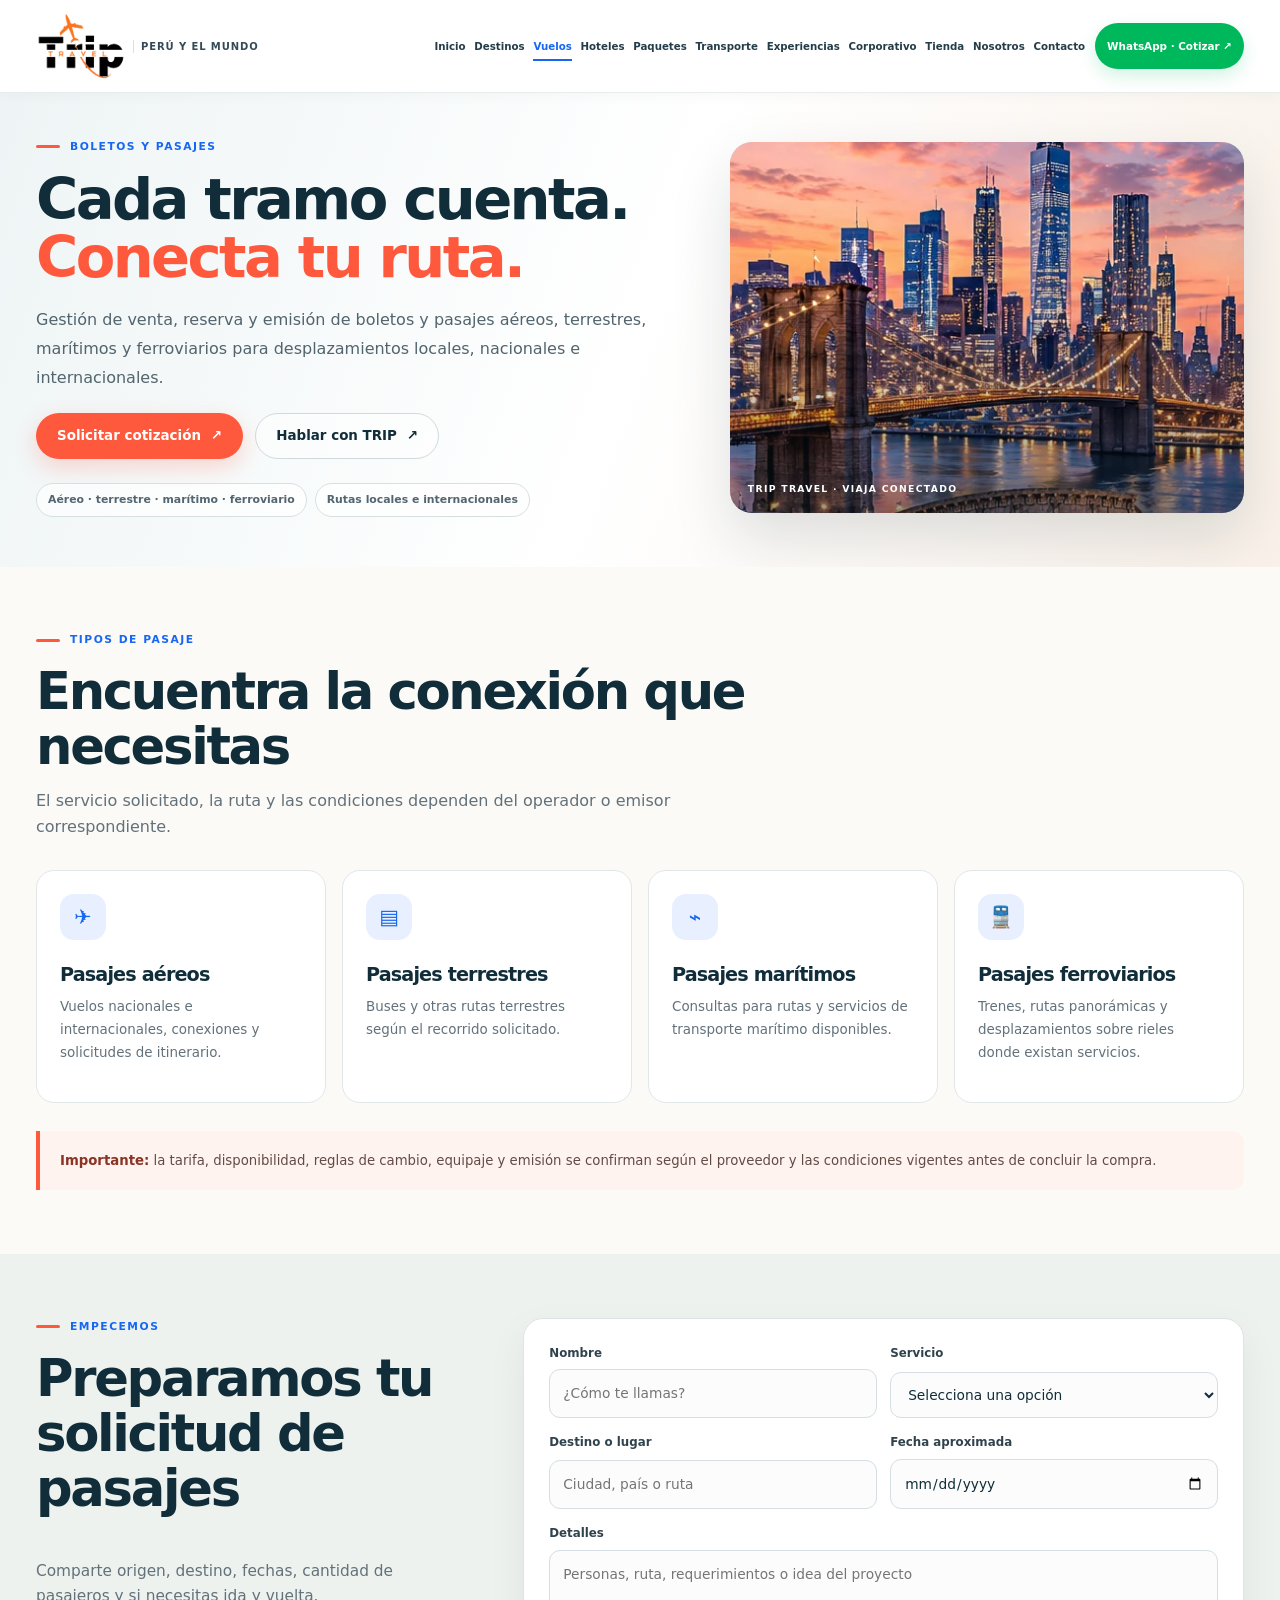
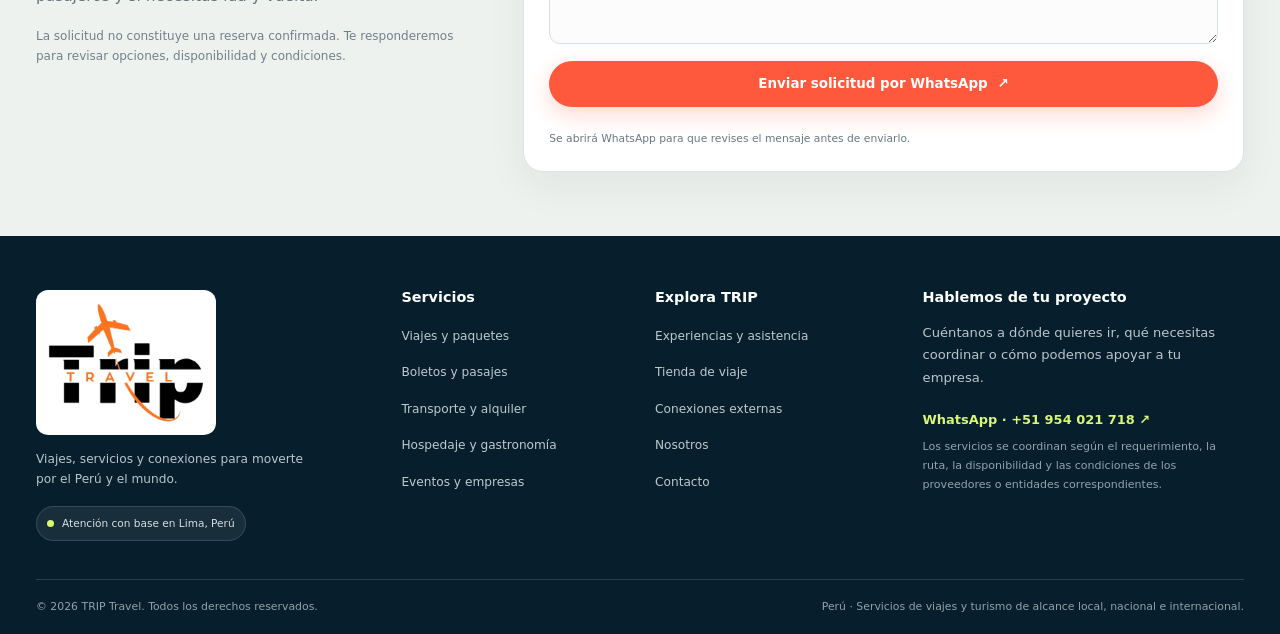
<file: vuelos.html>
<!DOCTYPE html>

<html lang="es">
<head>
<meta charset="utf-8"/>
<meta content="width=device-width, initial-scale=1" name="viewport"/>
<title>Boletos y pasajes | TRIP Travel</title>
<meta content="Gestión de venta, reserva y emisión de pasajes aéreos, terrestres, marítimos y ferroviarios a nivel local, nacional e internacional." name="description"/>
<meta content="#102b3a" name="theme-color"/>
<meta content="light" name="color-scheme"/>
<meta content="website" property="og:type"/>
<meta content="TRIP Travel" property="og:site_name"/>
<meta content="Boletos y pasajes | TRIP Travel" property="og:title"/>
<meta content="Gestión de venta, reserva y emisión de pasajes aéreos, terrestres, marítimos y ferroviarios a nivel local, nacional e internacional." property="og:description"/>
<meta content="https://triptravelperu-lab.github.io/trip-travel/assets/images/world-hero.webp" property="og:image"/>
<meta content="summary_large_image" name="twitter:card"/>
<link href="assets/favicon.svg" rel="icon" type="image/svg+xml"/>
<link href="https://triptravelperu-lab.github.io/trip-travel/vuelos.html" rel="canonical"/>
<link href="trip-global-integrated.css?v=12" rel="stylesheet"/>
<script defer="" src="trip-interactive-v7.js?v=12"></script>
</head>
<body><a class="skip-link" href="#contenido">Saltar al contenido</a>
<header class="site-header">
<div class="container header-inner">
<a aria-label="TRIP Travel, inicio" class="brand" href="index.html"><img alt="TRIP Travel, logo oficial" class="brand-logo" height="205" src="assets/images/trip-logo-oficial.png" width="360"/><span class="brand-tag">PERÚ Y EL MUNDO</span></a>
<button aria-controls="primary-nav" aria-expanded="false" aria-label="Abrir menú" class="menu-toggle" type="button"><span></span><span></span><span></span></button>
<nav aria-label="Navegación principal" class="primary-nav" id="primary-nav"><div class="nav-main"><a class="nav-link" href="index.html">Inicio</a><a class="nav-link" href="destinos.html">Destinos</a><a class="nav-link" href="vuelos.html">Vuelos</a><a class="nav-link" href="hoteles.html">Hoteles</a><a class="nav-link" href="tours.html">Paquetes</a><a class="nav-link" href="transporte.html">Transporte</a><a class="nav-link" href="experiencias.html">Experiencias</a><a class="nav-link" href="corporativo.html">Corporativo</a><a class="nav-link" href="tienda.html">Tienda</a><a class="nav-link" href="nosotros.html">Nosotros</a><a class="nav-link" href="contacto.html">Contacto</a></div><a class="btn btn-small btn-primary nav-cta" href="https://wa.me/51954021718?text=Hola%20TRIP%20Travel%2C%20quisiera%20asesor%C3%ADa%20para%20organizar%20un%20viaje%20por%20Per%C3%BA%20o%20al%20extranjero." rel="noopener noreferrer" target="_blank">WhatsApp · Cotizar ↗</a></nav>
</div>
</header><main id="contenido"><section class="page-hero"><div class="container page-hero-grid"><div class="page-hero-copy"><p class="eyebrow"><span></span>BOLETOS Y PASAJES</p><h1>Cada tramo cuenta.<br/><em>Conecta tu ruta.</em></h1><p class="page-lede">Gestión de venta, reserva y emisión de boletos y pasajes aéreos, terrestres, marítimos y ferroviarios para desplazamientos locales, nacionales e internacionales.</p><div class="hero-actions"><a class="btn btn-primary" href="https://wa.me/51954021718?text=Hola%20TRIP%20Travel%2C%20quisiera%20solicitar%20una%20cotizaci%C3%B3n." rel="noopener noreferrer" target="_blank">Solicitar cotización <span aria-hidden="true">↗</span></a><a class="btn btn-ghost" href="contacto.html">Hablar con TRIP <span aria-hidden="true">↗</span></a></div><div class="pill-row"><span class="pill">Aéreo · terrestre · marítimo · ferroviario</span><span class="pill">Rutas locales e internacionales</span></div></div><div class="page-hero-image"><img alt="Panorama de una gran ciudad internacional" height="800" src="assets/images/world-newyork.webp" width="1200"/><span class="image-label">TRIP TRAVEL · VIAJA CONECTADO</span></div></div></section><section class="section"><div class="container"><div class="section-heading"><p class="eyebrow"><span></span>TIPOS DE PASAJE</p><h2>Encuentra la conexión que necesitas</h2><p>El servicio solicitado, la ruta y las condiciones dependen del operador o emisor correspondiente.</p></div><div class="feature-grid feature-grid-4"><article class="feature-card"><span aria-hidden="true" class="feature-icon">✈</span><h3>Pasajes aéreos</h3><p>Vuelos nacionales e internacionales, conexiones y solicitudes de itinerario.</p></article><article class="feature-card"><span aria-hidden="true" class="feature-icon">▤</span><h3>Pasajes terrestres</h3><p>Buses y otras rutas terrestres según el recorrido solicitado.</p></article><article class="feature-card"><span aria-hidden="true" class="feature-icon">⌁</span><h3>Pasajes marítimos</h3><p>Consultas para rutas y servicios de transporte marítimo disponibles.</p></article><article class="feature-card"><span aria-hidden="true" class="feature-icon">🚆</span><h3>Pasajes ferroviarios</h3><p>Trenes, rutas panorámicas y desplazamientos sobre rieles donde existan servicios.</p></article></div><div class="notice-box"><strong>Importante:</strong> la tarifa, disponibilidad, reglas de cambio, equipaje y emisión se confirman según el proveedor y las condiciones vigentes antes de concluir la compra.</div></div></section><section class="section section-tint"><div class="container quote-layout"><div><p class="eyebrow"><span></span> EMPECEMOS</p><h2>Preparamos tu solicitud de pasajes</h2><p class="section-lede">Comparte origen, destino, fechas, cantidad de pasajeros y si necesitas ida y vuelta.</p><p class="small-note">La solicitud no constituye una reserva confirmada. Te responderemos para revisar opciones, disponibilidad y condiciones.</p></div><form class="quote-form form-card" data-quote-form="">
<div class="form-row"><label>Nombre<input autocomplete="name" name="Nombre" placeholder="¿Cómo te llamas?" required=""/></label><label>Servicio<select name="Servicio" required=""><option value="">Selecciona una opción</option><option>Viajes y paquetes turísticos</option><option>Boletos y pasajes</option><option>Transporte, transfers o alquiler</option><option>Hospedaje y gastronomía</option><option>Guía, asistencia, seguros o visados</option><option>Eventos y servicios corporativos</option><option>Productos y artículos de viaje</option><option>Consultoría y proyectos</option></select></label></div>
<div class="form-row"><label>Destino o lugar<input name="Destino o lugar" placeholder="Ciudad, país o ruta"/></label><label>Fecha aproximada<input name="Fecha aproximada" type="date"/></label></div>
<label>Detalles<textarea name="Detalles" placeholder="Personas, ruta, requerimientos o idea del proyecto" rows="3"></textarea></label>
<button class="btn btn-primary btn-submit" type="submit">Enviar solicitud por WhatsApp <span aria-hidden="true">↗</span></button><p aria-live="polite" class="form-feedback">Se abrirá WhatsApp para que revises el mensaje antes de enviarlo.</p>
</form></div></section></main><footer class="site-footer">
<div class="container footer-main">
<div class="footer-brand-col"><a href="index.html"><img alt="TRIP Travel, logo oficial" class="footer-logo" height="205" src="assets/images/trip-logo-oficial.png" width="360"/></a><p>Viajes, servicios y conexiones para moverte por el Perú y el mundo.</p><span class="footer-location"><span class="dot"></span> Atención con base en Lima, Perú</span></div>
<div><h2>Servicios</h2><ul><li><a href="tours.html">Viajes y paquetes</a></li><li><a href="vuelos.html">Boletos y pasajes</a></li><li><a href="transporte.html">Transporte y alquiler</a></li><li><a href="hoteles.html">Hospedaje y gastronomía</a></li><li><a href="corporativo.html">Eventos y empresas</a></li></ul></div>
<div><h2>Explora TRIP</h2><ul><li><a href="experiencias.html">Experiencias y asistencia</a></li><li><a href="tienda.html">Tienda de viaje</a></li><li><a href="conexiones.html">Conexiones externas</a></li><li><a href="nosotros.html">Nosotros</a></li><li><a href="contacto.html">Contacto</a></li></ul></div>
<div><h2>Hablemos de tu proyecto</h2><p>Cuéntanos a dónde quieres ir, qué necesitas coordinar o cómo podemos apoyar a tu empresa.</p><a class="footer-contact" href="https://wa.me/51954021718?text=Hola%20TRIP%20Travel%2C%20quisiera%20informaci%C3%B3n%20sobre%20sus%20servicios." rel="noopener noreferrer" target="_blank">WhatsApp · +51 954 021 718 ↗</a><p class="footer-note">Los servicios se coordinan según el requerimiento, la ruta, la disponibilidad y las condiciones de los proveedores o entidades correspondientes.</p></div>
</div>
<div class="container footer-bottom"><span>© <span data-year=""></span> TRIP Travel. Todos los derechos reservados.</span><span>Perú · Servicios de viajes y turismo de alcance local, nacional e internacional.</span></div>
</footer>
<a aria-label="Contactar TRIP Travel por WhatsApp" class="whatsapp-float" href="https://wa.me/51954021718?text=Hola%20TRIP%20Travel%2C%20quisiera%20asesor%C3%ADa%20para%20organizar%20un%20viaje%20por%20Per%C3%BA%20o%20al%20extranjero." rel="noopener noreferrer" target="_blank">✆  WhatsApp</a></body></html>
</file>
<file: trip-global-integrated.css>
/* TRIP Travel · sistema visual integrado v3 */
:root{--navy:#102b3a;--deep:#081d29;--ink:#132a36;--muted:#62717a;--coral:#ff5a3d;--coral-dark:#e9462b;--blue:#2864f0;--lime:#d9f675;--paper:#f7f7f2;--white:#fff;--line:#e0e5e7;--soft:#edf1f0;--max:1200px;--shadow:0 18px 48px rgba(8,29,41,.12);--radius:22px}
*{box-sizing:border-box}html{scroll-behavior:smooth;scroll-padding-top:100px}body{margin:0;background:var(--paper);color:var(--ink);font-family:Inter,ui-sans-serif,system-ui,-apple-system,"Segoe UI",sans-serif;font-size:16px;line-height:1.65;-webkit-font-smoothing:antialiased}img{display:block;max-width:100%;height:auto}a{color:inherit;text-decoration:none}button,input,textarea,select{font:inherit}button,a,input,textarea,select{-webkit-tap-highlight-color:transparent}button{cursor:pointer}h1,h2,h3,h4,p{margin-top:0}h1,h2,h3{line-height:1.08;letter-spacing:-.045em}h1{font-size:clamp(2.65rem,5.5vw,5.2rem)}h2{font-size:clamp(2rem,4vw,3.8rem)}h3{font-size:1.25rem}p{margin-bottom:1rem}ul{padding-left:1.2rem}.container{width:min(var(--max),calc(100% - 48px));margin-inline:auto}.sr-only{position:absolute;width:1px;height:1px;padding:0;margin:-1px;overflow:hidden;clip:rect(0,0,0,0);white-space:nowrap;border:0}.skip-link{position:absolute;left:14px;top:-60px;z-index:200;background:var(--lime);padding:10px 14px;border-radius:8px;color:var(--deep)}.skip-link:focus{top:12px}.eyebrow,.hero-eyebrow{display:flex;align-items:center;gap:10px;margin:0 0 15px;color:var(--blue);font-size:.72rem;font-weight:850;letter-spacing:.14em;text-transform:uppercase}.eyebrow>span,.hero-eyebrow>span{display:inline-block;width:24px;height:3px;background:var(--coral);border-radius:8px}.eyebrow-light{color:var(--lime)}.section{padding:78px 0}.section-white{background:#fff}.section-tint{background:#eef2ef}.section-dark{background:var(--deep);color:#fff}.section-heading{margin-bottom:30px}.section-heading h2{max-width:760px;margin-bottom:13px}.section-heading h2 em,.page-hero h1 em,.home-hero h1 em,.cta-banner h2 em{color:var(--coral);font-style:normal}.section-heading>p:not(.eyebrow){max-width:690px;color:var(--muted);margin-bottom:0}.section-dark .section-heading>p:not(.eyebrow){color:#c6d0d4}.heading-split{display:grid;grid-template-columns:1.05fr .85fr;align-items:end;gap:44px}.heading-split>p{padding-bottom:8px}
/* Header: one reliable layout for every static page */
.site-header{position:sticky;top:0;z-index:100;background:rgba(255,255,252,.96);border-bottom:1px solid rgba(16,43,58,.1);backdrop-filter:blur(16px)}.header-inner{min-height:88px;display:flex;align-items:center;gap:24px}.brand{display:flex;flex:0 0 auto;align-items:center;gap:10px;min-width:0}.brand-logo{width:122px;height:78px;max-width:122px;object-fit:contain;object-position:left center}.brand-tag{display:block;max-width:86px;padding-left:10px;border-left:1px solid #cbd5d9;color:#5d6a71;font-size:.57rem;font-weight:800;line-height:1.35;letter-spacing:.1em}.primary-nav{display:flex;align-items:center;justify-content:flex-end;gap:17px;margin-left:auto;min-width:0}.nav-main{display:flex;align-items:center;gap:clamp(10px,1.25vw,18px)}.nav-link,.nav-more summary{font-size:.78rem;font-weight:750;color:#314652;white-space:nowrap;transition:color .18s}.nav-link:hover,.nav-link.active,.nav-more[open] summary{color:var(--coral-dark)}.nav-more{position:relative}.nav-more summary{list-style:none;cursor:pointer}.nav-more summary::-webkit-details-marker{display:none}.nav-more summary span{margin-left:3px}.nav-dropdown{position:absolute;top:calc(100% + 18px);right:0;display:grid;min-width:225px;padding:9px;background:#fff;border:1px solid var(--line);border-radius:15px;box-shadow:var(--shadow)}.nav-dropdown a{padding:10px 12px;border-radius:8px;font-size:.85rem}.nav-dropdown a:hover,.nav-dropdown a[aria-current="page"]{background:var(--soft);color:var(--coral-dark)}.btn{display:inline-flex;align-items:center;justify-content:center;gap:10px;min-height:48px;padding:13px 19px;border:1px solid transparent;border-radius:999px;font-size:.87rem;font-weight:850;line-height:1.25;text-align:center;transition:transform .18s,background .18s,border-color .18s;cursor:pointer}.btn:hover{transform:translateY(-2px)}.btn-primary{color:#fff;background:var(--coral);box-shadow:0 8px 22px rgba(255,90,61,.22)}.btn-primary:hover{background:var(--coral-dark)}.btn-outline{background:transparent;border-color:#b9c4c8;color:var(--ink)}.btn-ghost{background:rgba(255,255,255,.5);border-color:#d0dadd;color:var(--ink)}.btn-ghost:hover{background:#fff;border-color:#aab9be}.btn-outline:hover{border-color:var(--navy);background:#fff}.btn-light{background:#fff;color:var(--navy)}.btn-small{min-height:40px;padding:10px 15px;font-size:.76rem;white-space:nowrap}.menu-toggle{display:none}
/* Home hero */
.home-hero{position:relative;isolation:isolate;overflow:hidden;color:#fff;background:var(--deep) url("assets/images/world-hero.webp") center 48%/cover no-repeat}.home-hero:before{content:"";position:absolute;inset:0;z-index:-1;background:linear-gradient(90deg,rgba(7,29,41,.94) 0%,rgba(7,29,41,.81) 44%,rgba(7,29,41,.31) 100%),linear-gradient(0deg,rgba(7,29,41,.46),transparent 50%)}.home-hero-grid{display:grid;grid-template-columns:minmax(0,1.08fr) minmax(0,.72fr);align-items:center;gap:clamp(28px,5vw,72px);min-height:560px;padding-top:55px;padding-bottom:70px}.home-hero-copy{max-width:700px;min-width:0}.hero-eyebrow{color:var(--lime)}.home-hero h1{max-width:720px;margin:0 0 22px;color:#fff;font-weight:850;font-size:clamp(3rem,5.7vw,5.6rem);letter-spacing:-.065em;line-height:.99}.home-hero h1 em{color:var(--lime);font-weight:750}.home-lede{max-width:625px;color:rgba(255,255,255,.82);font-size:1.04rem;line-height:1.78}.hero-actions{display:flex;flex-wrap:wrap;gap:12px;margin-top:27px}.hero-notes{display:flex;flex-wrap:wrap;gap:10px 23px;margin-top:29px;color:rgba(255,255,255,.75);font-size:.75rem}.hero-notes span::first-letter{color:var(--lime)}.hero-feature{position:relative;min-width:0;padding:9px 0 28px 14px}.hero-image-main{position:relative;overflow:hidden;height:clamp(300px,32vw,420px);border:1px solid rgba(255,255,255,.28);border-radius:28px;box-shadow:0 28px 75px rgba(0,0,0,.28);transform:rotate(1.2deg)}.hero-image-main:after{content:"";position:absolute;inset:40% 0 0;background:linear-gradient(0deg,rgba(7,29,41,.48),transparent)}.hero-image-main img{width:100%;height:100%;object-fit:cover}.hero-image-sticker{position:absolute;top:18px;right:18px;z-index:2;padding:14px 17px;border-radius:50%;display:grid;place-content:center;min-width:108px;min-height:108px;background:var(--lime);color:var(--deep);font-size:.58rem;text-align:center;font-weight:800;line-height:1.4;transform:rotate(7deg)}.hero-image-sticker b{font-size:.72rem}.hero-mini-card{position:absolute;left:-12px;bottom:0;z-index:3;display:flex;align-items:center;gap:12px;min-width:255px;max-width:300px;padding:10px 40px 10px 10px;border:1px solid rgba(255,255,255,.6);border-radius:16px;background:#fff;color:var(--ink);box-shadow:var(--shadow)}.hero-mini-card img{width:72px;height:64px;border-radius:10px;object-fit:cover}.hero-mini-card div{display:grid;gap:4px}.hero-mini-card small{color:var(--blue);font-size:.55rem;font-weight:900;letter-spacing:.08em}.hero-mini-card strong{font-size:.82rem;line-height:1.25}.mini-arrow{position:absolute;right:13px;top:50%;transform:translateY(-50%);color:var(--coral);font-size:1.2rem}.hero-bottom-line{position:absolute;left:0;right:0;bottom:0;background:rgba(7,29,41,.55);border-top:1px solid rgba(255,255,255,.17)}.hero-bottom-line .container{display:flex;align-items:center;gap:13px;padding-top:12px;padding-bottom:12px;color:rgba(255,255,255,.7);font-size:.63rem;font-weight:850;letter-spacing:.15em}.hero-bottom-line .line{height:1px;width:45px;background:rgba(255,255,255,.4)}
/* Quote console */
.quick-quote-section{position:relative;z-index:5;background:var(--paper);padding:0 0 25px}.quick-quote-card{display:grid;grid-template-columns:.72fr 1.28fr;gap:35px;margin-top:-32px;position:relative;padding:28px;border:1px solid var(--line);border-radius:24px;background:#fff;box-shadow:0 19px 50px rgba(8,29,41,.12)}.quick-quote-heading h2{font-size:clamp(1.65rem,2.4vw,2.45rem);margin-bottom:9px}.quick-quote-heading>p:not(.eyebrow){font-size:.87rem;color:var(--muted)}.quick-fields{display:grid;grid-template-columns:repeat(2,minmax(0,1fr));gap:13px}.quote-form label{display:grid;gap:6px;min-width:0;font-size:.74rem;font-weight:800;color:#30434d}.quote-form input,.quote-form select,.quote-form textarea{width:100%;min-width:0;border:1px solid #d5dfe3;border-radius:11px;padding:12px 13px;background:#fbfcfb;color:var(--ink);outline:none;font-weight:500;font-size:.86rem}.quote-form input:focus,.quote-form select:focus,.quote-form textarea:focus{border-color:var(--blue);box-shadow:0 0 0 3px rgba(40,100,240,.1)}.quick-submit{margin-top:14px;width:100%}.form-feedback{margin:9px 0 0;color:#687781;font-size:.67rem;line-height:1.45}.quick-quote-heading .eyebrow{margin-bottom:12px}
/* Services and destinations */
.service-grid{display:grid;grid-template-columns:repeat(4,minmax(0,1fr));gap:17px}.service-tile{position:relative;min-width:0;overflow:hidden;display:flex;flex-direction:column;padding:0 0 17px;background:#fff;border:1px solid #e2e7e8;border-radius:18px;transition:transform .22s,box-shadow .22s}.service-tile:hover{transform:translateY(-5px);box-shadow:0 18px 42px rgba(8,29,41,.12)}.tile-photo{height:155px;overflow:hidden;background:#dfe6e8}.tile-photo img{width:100%;height:100%;object-fit:cover;transition:transform .5s}.service-tile:hover .tile-photo img{transform:scale(1.05)}.tile-index{display:block;margin:17px 18px 8px;color:var(--blue);font-size:.61rem;font-weight:900;letter-spacing:.12em}.tile-icon{position:absolute;top:133px;right:15px;width:42px;height:42px;display:grid;place-items:center;border:3px solid #fff;border-radius:13px;background:var(--coral);color:#fff;font-size:1.15rem}.service-tile h3{margin:0 18px 9px;font-size:1.2rem;letter-spacing:-.03em}.service-tile p{margin:0 18px 17px;color:var(--muted);font-size:.79rem;line-height:1.62}.tile-link{display:flex;justify-content:space-between;align-items:center;margin:auto 18px 0;padding-top:9px;border-top:1px solid #edf0f1;color:var(--ink);font-size:.75rem;font-weight:850}.tile-link b{color:var(--coral);font-size:1.1rem}.section-end-row{display:flex;justify-content:space-between;align-items:center;gap:18px;margin-top:26px;color:var(--muted);font-size:.8rem}.text-link{display:inline-flex;align-items:center;gap:7px;color:var(--coral-dark);font-size:.82rem;font-weight:850}.text-link:hover{color:var(--blue)}.world-section{background:#eef2ef}.destination-grid{display:grid;grid-template-columns:repeat(3,minmax(0,1fr));gap:17px}.destination-card{position:relative;isolation:isolate;display:block;overflow:hidden;min-width:0;height:280px;border-radius:18px;background:var(--deep);color:#fff}.destination-card img{position:absolute;inset:0;width:100%;height:100%;object-fit:cover;z-index:-2;transition:transform .5s}.destination-card:hover img{transform:scale(1.045)}.destination-overlay{position:absolute;inset:0;z-index:-1;background:linear-gradient(0deg,rgba(7,29,41,.88),rgba(7,29,41,0) 70%)}.destination-copy{position:absolute;left:19px;right:52px;bottom:20px;display:grid;gap:5px}.destination-copy small{color:var(--lime);font-size:.61rem;letter-spacing:.15em;font-weight:900}.destination-copy strong{font-size:1.45rem;line-height:1.1;letter-spacing:-.03em}.destination-copy span{max-width:330px;color:rgba(255,255,255,.8);font-size:.76rem}.destination-arrow{position:absolute;right:15px;bottom:18px;display:grid;place-items:center;width:34px;height:34px;border:1px solid rgba(255,255,255,.6);border-radius:50%;font-size:1.1rem}.center-action{display:flex;justify-content:center;margin-top:28px}.process-grid{display:grid;grid-template-columns:repeat(3,minmax(0,1fr));gap:20px}.process-card{padding:24px;border:1px solid rgba(255,255,255,.16);border-radius:18px;background:rgba(255,255,255,.05)}.process-card>span{display:grid;place-items:center;width:42px;height:42px;margin-bottom:27px;border-radius:12px;background:var(--lime);color:var(--deep);font-size:.75rem;font-weight:950}.process-card h3{font-size:1.35rem}.process-card p{margin:0;color:#c6d0d4;font-size:.86rem}.cta-banner{display:flex;justify-content:space-between;align-items:center;gap:30px;padding:clamp(28px,5vw,55px);border-radius:26px;background:#fff;border:1px solid var(--line);box-shadow:0 12px 35px rgba(8,29,41,.06)}.cta-banner>div:first-child{max-width:690px}.cta-banner h2{margin-bottom:13px}.cta-banner p:not(.eyebrow){color:var(--muted);max-width:620px;margin-bottom:0}.cta-banner-actions{display:flex;flex-direction:column;align-items:stretch;gap:10px;min-width:190px}
/* Inner pages */
.page-hero{padding:48px 0 56px;background:linear-gradient(115deg,#f2f4f0 0%,#fafaf6 62%,#edf2ef 100%);overflow:hidden}.page-hero-grid{display:grid;grid-template-columns:minmax(0,1fr) minmax(0,.87fr);align-items:center;gap:clamp(30px,5vw,68px)}.page-hero-copy{min-width:0}.page-hero h1{font-size:clamp(2.8rem,5.3vw,4.8rem);margin:0 0 19px;line-height:1.01}.page-lede{max-width:680px;color:#52646d;font-size:1rem;line-height:1.8}.page-hero-image{position:relative;min-width:0;height:clamp(310px,34vw,445px);overflow:hidden;border-radius:25px;box-shadow:0 25px 60px rgba(8,29,41,.13);background:#dce6e5}.page-hero-image:after{content:"";position:absolute;inset:45% 0 0;background:linear-gradient(0deg,rgba(8,29,41,.42),transparent)}.page-hero-image img{width:100%;height:100%;object-fit:cover}.image-label{position:absolute;z-index:1;bottom:17px;left:18px;color:white;font-size:.58rem;font-weight:850;letter-spacing:.14em}.pill-row{display:flex;gap:8px;flex-wrap:wrap;margin-top:24px}.pill{border:1px solid #d7e0e1;background:rgba(255,255,255,.7);color:#536570;padding:7px 11px;border-radius:99px;font-size:.68rem;font-weight:750}.page-hero .hero-actions{margin-top:21px}.feature-grid{display:grid;grid-template-columns:repeat(3,minmax(0,1fr));gap:16px}.feature-grid-3{grid-template-columns:repeat(3,minmax(0,1fr))}.feature-grid-4{grid-template-columns:repeat(4,minmax(0,1fr))}.feature-card{min-width:0;padding:23px;border:1px solid #e1e7e8;border-radius:18px;background:#fff}.feature-icon{display:grid;place-items:center;width:46px;height:46px;margin-bottom:25px;background:#e8efff;color:var(--blue);border-radius:14px;font-size:1.3rem;font-weight:900}.feature-card h3{margin-bottom:10px;font-size:1.2rem}.feature-card p{color:var(--muted);font-size:.84rem;line-height:1.7;margin-bottom:14px}.feature-card .text-link{font-size:.75rem}.feature-card-dark{background:rgba(255,255,255,.06);border-color:rgba(255,255,255,.15)}.feature-card-dark h3{color:#fff}.feature-card-dark p{color:#c6d0d4}.feature-card-dark .feature-icon{background:var(--lime);color:var(--deep)}.two-col{display:grid;grid-template-columns:repeat(2,minmax(0,1fr));gap:clamp(30px,5vw,70px);align-items:center}.two-col .section-heading{margin-bottom:23px}.editorial-image{position:relative;min-width:0;height:400px;overflow:hidden;border-radius:22px;background:#dce5e4}.editorial-image img{width:100%;height:100%;object-fit:cover}.editorial-image span{position:absolute;bottom:0;left:0;right:0;padding:16px 18px;background:linear-gradient(transparent,rgba(8,29,41,.75));color:#fff;font-size:.59rem;font-weight:850;letter-spacing:.13em}.check-list{display:grid;gap:12px;list-style:none;padding:0;margin:20px 0 26px}.check-list li{position:relative;padding-left:30px;color:#425660;font-size:.88rem}.check-list li:before{content:"✓";position:absolute;left:0;top:1px;display:grid;place-items:center;width:20px;height:20px;background:#e5f7b1;color:#285338;border-radius:50%;font-size:.72rem;font-weight:950}.body-note{margin:18px 0 0;padding:15px 18px;border-left:3px solid var(--coral);border-radius:0 10px 10px 0;background:#f9fbf9;color:#53636a;font-size:.83rem;line-height:1.7}.notice-box{margin-top:28px;padding:18px 20px;border-left:4px solid var(--coral);border-radius:0 12px 12px 0;background:#fff3ef;color:#624a45;font-size:.83rem;line-height:1.75}.notice-box strong{color:#8b3324}.section-dark .notice-box{color:#34434b}.quote-layout{display:grid;grid-template-columns:.74fr 1.26fr;align-items:start;gap:clamp(28px,5vw,70px)}.quote-layout>div:first-child{position:sticky;top:120px}.quote-layout .section-lede{color:var(--muted);font-size:.96rem}.small-note{color:#718088;font-size:.75rem;line-height:1.7}.form-card{display:grid;gap:15px;padding:25px;border:1px solid #dce4e6;border-radius:20px;background:#fff;box-shadow:0 15px 40px rgba(8,29,41,.06)}.form-row{display:grid;grid-template-columns:repeat(2,minmax(0,1fr));gap:13px}.form-card textarea{resize:vertical}.btn-submit{width:100%;margin-top:2px}.contact-grid{display:grid;grid-template-columns:.8fr 1.2fr;gap:clamp(30px,5vw,70px);align-items:start}.contact-grid .section-heading{margin-bottom:23px}.contact-method{display:flex;align-items:center;gap:16px;padding:18px;border:1px solid var(--line);border-radius:16px;background:#fff}.contact-method-icon{display:grid;place-items:center;width:54px;height:54px;flex:0 0 54px;border-radius:16px;background:#dcffe8;color:#118647;font-size:1.5rem}.contact-method>span:last-child{display:grid;gap:2px}.contact-method small{color:#64777f;font-weight:900;font-size:.6rem;letter-spacing:.12em}.contact-method strong{font-size:1.05rem}.contact-method em{font-size:.77rem;color:#118647;font-style:normal}.contact-note{margin-top:20px;padding:19px;border-radius:16px;background:#eaf0f0}.contact-note p{margin:7px 0 0;color:#53656c;font-size:.83rem}.contact-form h2{font-size:1.8rem;margin:-5px 0 2px}.contact-form>.eyebrow{margin-bottom:0}.contact-form .form-feedback{margin-top:-5px}
/* Destination and external provider grids */
.destination-grid-large{grid-template-columns:repeat(3,minmax(0,1fr))}.image-card{overflow:hidden;min-width:0;background:#fff;border:1px solid #e0e6e8;border-radius:18px}.image-card-photo{display:block;position:relative;height:200px;overflow:hidden;background:#dce5e6}.image-card-photo:after{content:"";position:absolute;inset:45% 0 0;background:linear-gradient(0deg,rgba(8,29,41,.7),transparent)}.image-card-photo img{width:100%;height:100%;object-fit:cover;transition:transform .45s}.image-card:hover img{transform:scale(1.04)}.photo-kicker{position:absolute;bottom:12px;left:14px;z-index:1;color:#fff;font-size:.62rem;letter-spacing:.12em;font-weight:900}.image-card-body{padding:17px}.image-card-body h3{font-size:1.17rem;margin-bottom:7px}.image-card-body p{font-size:.79rem;color:var(--muted);margin-bottom:15px}.provider-grid{display:grid;grid-template-columns:repeat(2,minmax(0,1fr));gap:15px}.provider-card{display:flex;align-items:flex-start;gap:16px;min-width:0;padding:21px;border:1px solid var(--line);border-radius:17px;background:#fff}.provider-icon{display:grid;place-items:center;flex:0 0 47px;height:47px;border-radius:14px;background:#e7efff;color:var(--blue);font-size:1.35rem;font-weight:900}.provider-card h3{font-size:1.15rem;margin-bottom:7px}.provider-card p:not(.provider-label){color:var(--muted);font-size:.81rem;margin-bottom:11px}.provider-label{font-size:.59rem!important;letter-spacing:.12em;font-weight:900;color:var(--blue)!important;margin:0 0 7px!important}.provider-card .text-link{font-size:.74rem}.contact-grid .form-card{min-width:0}
/* Footer */
.site-footer{background:var(--deep);color:#fff;padding:54px 0 18px}.footer-main{display:grid;grid-template-columns:1.2fr .8fr .85fr 1.15fr;gap:clamp(24px,3vw,45px)}.footer-brand-col{max-width:280px}.footer-logo{width:132px;height:98px;object-fit:contain;object-position:left center;margin-bottom:14px}.footer-brand-col p,.site-footer>div>div:last-child p{color:#b8c6cb;font-size:.82rem;line-height:1.7}.footer-location{display:inline-flex;align-items:center;gap:8px;padding:8px 10px;background:rgba(255,255,255,.07);border:1px solid rgba(255,255,255,.13);border-radius:99px;color:#d7e0e3;font-size:.66rem}.dot{width:7px;height:7px;border-radius:50%;background:var(--lime)}.site-footer h2{margin-bottom:16px;font-size:.78rem;letter-spacing:.06em;color:#fff}.site-footer ul{list-style:none;padding:0;margin:0;display:grid;gap:10px}.site-footer li a{color:#bdc9ce;font-size:.76rem}.site-footer li a:hover{color:var(--lime)}.footer-contact{display:inline-flex;margin:4px 0 8px;color:var(--lime);font-size:.81rem;font-weight:850}.footer-note{font-size:.69rem!important;color:#92a4ad!important}.footer-bottom{display:flex;justify-content:space-between;gap:14px;flex-wrap:wrap;margin-top:38px;padding-top:18px;border-top:1px solid rgba(255,255,255,.15);color:#91a3ab;font-size:.67rem}.whatsapp-float{position:fixed;right:18px;bottom:18px;z-index:95;display:flex;align-items:center;gap:9px;padding:10px 15px;border:2px solid #fff;border-radius:99px;background:#16a765;color:#fff;font-size:.77rem;font-weight:850;box-shadow:0 9px 28px rgba(0,0,0,.2);transition:transform .18s}.whatsapp-float:hover{transform:translateY(-3px)}.wa-icon{display:grid;place-items:center;width:27px;height:27px;border-radius:50%;background:rgba(255,255,255,.18);font-size:1.1rem}
@media(max-width:1120px){.header-inner{gap:15px}.brand-logo{width:107px;height:72px}.brand-tag{max-width:72px;font-size:.5rem}.primary-nav{gap:12px}.nav-main{gap:12px}.nav-link,.nav-more summary{font-size:.72rem}.nav-cta{padding:9px 12px}.service-grid{grid-template-columns:repeat(3,minmax(0,1fr))}.feature-grid-4{grid-template-columns:repeat(2,minmax(0,1fr))}.footer-main{grid-template-columns:repeat(2,minmax(0,1fr))}}
@media(max-width:900px){.container{width:min(var(--max),calc(100% - 36px))}.header-inner{min-height:78px;justify-content:space-between}.brand-logo{width:110px;height:70px}.brand-tag{font-size:.52rem;max-width:85px}.menu-toggle{display:flex;flex-direction:column;justify-content:center;gap:5px;width:44px;height:44px;border:1px solid var(--line);border-radius:12px;background:#fff;padding:11px}.menu-toggle span{display:block;height:2px;width:100%;background:var(--navy);border-radius:2px}.primary-nav{display:none;position:absolute;top:100%;left:0;right:0;margin:0;padding:17px 22px 22px;background:#fff;border-bottom:1px solid var(--line);box-shadow:0 18px 35px rgba(8,29,41,.12);align-items:stretch;flex-direction:column;gap:13px}.primary-nav.open{display:flex}.nav-main{display:grid;grid-template-columns:repeat(2,minmax(0,1fr));gap:0 16px}.nav-link{padding:12px 2px;border-bottom:1px solid #edf0f1;font-size:.87rem}.nav-more summary{padding:12px 2px;font-size:.87rem}.nav-dropdown{position:static;box-shadow:none;border-radius:12px;border-color:#edf0f1;margin:0 0 10px}.nav-cta{width:100%}.home-hero-grid{grid-template-columns:minmax(0,1fr) minmax(0,.75fr);gap:22px;min-height:0;padding-top:56px;padding-bottom:66px}.home-hero h1{font-size:clamp(2.65rem,6.4vw,4rem)}.home-lede{font-size:.91rem}.hero-feature{padding-left:0}.hero-image-main{height:335px}.hero-mini-card{left:-10px;min-width:220px}.quick-quote-card{grid-template-columns:1fr;gap:18px;padding:23px}.quick-fields{grid-template-columns:repeat(4,minmax(0,1fr))}.quick-fields label:nth-child(1),.quick-fields label:nth-child(2){grid-column:span 2}.quick-fields label:nth-child(3),.quick-fields label:nth-child(4){grid-column:span 2}.quick-submit{width:100%}.service-grid{grid-template-columns:repeat(2,minmax(0,1fr))}.tile-photo{height:175px}.tile-icon{top:153px}.destination-grid,.destination-grid-large{grid-template-columns:repeat(2,minmax(0,1fr))}.page-hero-grid{grid-template-columns:1fr;gap:30px}.page-hero-image{height:min(48vw,400px)}.page-hero-copy{max-width:760px}.heading-split{grid-template-columns:1fr;gap:13px}.heading-split>p{padding:0}.two-col,.quote-layout,.contact-grid{grid-template-columns:1fr;gap:28px}.quote-layout>div:first-child{position:static}.editorial-image{height:min(55vw,370px)}.footer-main{grid-template-columns:repeat(2,minmax(0,1fr));gap:32px}}
@media(max-width:600px){.container{width:calc(100% - 30px)}.header-inner{min-height:73px}.brand{gap:7px}.brand-logo{width:96px;height:65px}.brand-tag{padding-left:7px;max-width:75px;font-size:.45rem;letter-spacing:.07em}.primary-nav{padding:13px 16px 18px}.nav-main{grid-template-columns:repeat(2,minmax(0,1fr))}.home-hero{background-position:56% center}.home-hero:before{background:linear-gradient(90deg,rgba(7,29,41,.91),rgba(7,29,41,.58)),linear-gradient(0deg,rgba(7,29,41,.6),transparent 55%)}.home-hero-grid{grid-template-columns:1fr;padding-top:43px;padding-bottom:62px;gap:25px}.home-hero h1{font-size:clamp(2.65rem,12vw,4rem)}.hero-eyebrow{font-size:.58rem;letter-spacing:.1em}.home-lede{font-size:.88rem}.hero-actions{display:grid;grid-template-columns:1fr;gap:10px}.hero-actions .btn{width:100%}.hero-notes{display:grid;gap:8px;font-size:.71rem}.hero-feature{padding:0 0 20px 8px;max-width:470px;width:100%;margin-inline:auto}.hero-image-main{height:235px;border-radius:20px}.hero-image-sticker{min-width:86px;min-height:86px;top:12px;right:12px;font-size:.48rem}.hero-image-sticker b{font-size:.59rem}.hero-mini-card{left:-6px;min-width:215px;max-width:260px;padding:8px 33px 8px 8px}.hero-mini-card img{width:59px;height:53px}.hero-mini-card small{font-size:.48rem}.hero-mini-card strong{font-size:.73rem}.hero-bottom-line .container{gap:7px;font-size:.48rem;letter-spacing:.09em}.hero-bottom-line .line{width:22px}.quick-quote-card{margin-top:-18px;padding:17px;border-radius:18px}.quick-quote-heading h2{font-size:1.75rem}.quick-fields{grid-template-columns:repeat(2,minmax(0,1fr));gap:10px}.quick-fields label{grid-column:span 2!important}.quick-fields input,.quick-fields select{font-size:.82rem}.form-feedback{font-size:.63rem}.section{padding:55px 0}.section-heading{margin-bottom:24px}.section-heading h2{font-size:clamp(2.15rem,9.2vw,3.1rem)}.heading-split{gap:13px}.section-heading>p:not(.eyebrow){font-size:.85rem}.service-grid{grid-template-columns:1fr 1fr;gap:10px}.service-tile{border-radius:14px;padding-bottom:14px}.tile-photo{height:132px}.tile-icon{top:111px;right:10px;width:36px;height:36px;border-width:2px;border-radius:11px;font-size:1rem}.tile-index{margin:15px 12px 7px;font-size:.5rem}.service-tile h3{margin:0 12px 7px;font-size:1.02rem}.service-tile p{margin:0 12px 14px;font-size:.7rem;line-height:1.55}.tile-link{margin:0 12px;font-size:.68rem}.section-end-row{align-items:flex-start;flex-direction:column;gap:10px;font-size:.76rem}.destination-grid,.destination-grid-large{grid-template-columns:1fr 1fr;gap:10px}.destination-card{height:205px;border-radius:14px}.destination-copy{left:12px;right:35px;bottom:13px;gap:4px}.destination-copy small{font-size:.47rem;letter-spacing:.1em}.destination-copy strong{font-size:1.04rem}.destination-copy span{font-size:.63rem;line-height:1.42}.destination-arrow{right:8px;bottom:9px;width:27px;height:27px;font-size:.85rem}.center-action{margin-top:22px}.process-grid,.feature-grid,.feature-grid-3,.feature-grid-4{grid-template-columns:1fr;gap:11px}.process-card{padding:19px}.process-card>span{margin-bottom:18px}.process-card h3{font-size:1.15rem}.process-card p{font-size:.8rem}.cta-banner{align-items:stretch;flex-direction:column;gap:21px;padding:22px;border-radius:20px}.cta-banner h2{font-size:2.05rem}.cta-banner p:not(.eyebrow){font-size:.82rem}.cta-banner-actions{min-width:0}.page-hero{padding:39px 0 40px}.page-hero-grid{gap:24px}.page-hero h1{font-size:clamp(2.55rem,11.5vw,3.75rem)}.page-lede{font-size:.87rem;line-height:1.72}.page-hero .hero-actions{display:grid;grid-template-columns:1fr}.page-hero .hero-actions .btn{width:100%}.pill-row{margin-top:17px}.pill{font-size:.6rem;padding:6px 9px}.page-hero-image{height:235px;border-radius:18px}.image-label{font-size:.47rem;left:13px;bottom:12px}.feature-card{padding:18px;border-radius:15px}.feature-icon{width:40px;height:40px;margin-bottom:17px}.feature-card h3{font-size:1.13rem}.feature-card p{font-size:.8rem}.two-col{gap:26px}.editorial-image{height:235px;border-radius:16px}.check-list li{font-size:.81rem}.quote-layout{gap:18px}.form-card{padding:17px;border-radius:17px;gap:13px}.form-row{grid-template-columns:1fr;gap:13px}.quote-form label{font-size:.7rem}.quote-form input,.quote-form select,.quote-form textarea{font-size:.82rem;padding:11px}.notice-box{padding:14px;font-size:.77rem}.contact-grid{gap:25px}.contact-method{padding:14px;gap:12px}.contact-method strong{font-size:.95rem}.contact-form h2{font-size:1.6rem}.provider-grid{grid-template-columns:1fr;gap:10px}.provider-card{padding:16px;gap:13px}.provider-icon{flex-basis:40px;height:40px;border-radius:12px}.provider-card h3{font-size:1.05rem}.provider-card p:not(.provider-label){font-size:.77rem}.footer-main{grid-template-columns:1fr;gap:25px}.footer-brand-col{max-width:100%}.footer-logo{width:118px;height:88px}.footer-bottom{flex-direction:column;gap:8px;font-size:.62rem;margin-top:27px}.whatsapp-float{right:10px;bottom:10px;padding:8px 12px;font-size:.7rem}.wa-icon{width:24px;height:24px}.contact-grid .section-heading h2{font-size:2.2rem}}
@media(prefers-reduced-motion:reduce){*,*::before,*::after{animation-duration:.01ms!important;animation-iteration-count:1!important;scroll-behavior:auto!important;transition-duration:.01ms!important}}




/* TRIP Travel Showcase v7 — clean editorial layout aligned to the supplied design reference */
[hidden]{display:none!important}
.search-tab:focus-visible,.video-toggle:focus-visible,.search-submit:focus-visible{outline:3px solid #31c8f0;outline-offset:3px}
:root{--max:1600px;--navy:#102b3a;--deep:#061e2b;--ink:#102d39;--muted:#62717a;--coral:#ff593d;--coral-dark:#e9472b;--blue:#1767f2;--cyan:#31c8f0;--paper:#faf8f3;--line:#e1e7e8;--shadow:0 22px 58px rgba(8,29,41,.14)}
html{scroll-padding-top:90px}
body{background:#fbfaf7;color:#102d39;overflow-x:hidden}
.container{width:min(1560px,calc(100% - 72px));margin-inline:auto}
.site-header{position:sticky;top:0;z-index:1000;background:rgba(255,255,255,.94);border-bottom:1px solid rgba(16,43,58,.09);box-shadow:0 2px 14px rgba(8,29,41,.035);backdrop-filter:blur(18px)}
.header-inner{min-height:74px;display:flex;align-items:center;gap:18px;padding-block:5px}
.brand{display:flex;align-items:center;gap:9px;flex:0 0 auto;min-width:142px}
.brand-logo{width:104px;height:64px;max-width:104px;object-fit:contain;object-position:center}
.brand-tag{display:block;max-width:76px;padding-left:9px;border-left:1px solid #d9e0e2;color:#344b57;font-size:.52rem;line-height:1.3;font-weight:850;letter-spacing:.045em}
.brand-tag b{font-size:.5rem;color:#7a8a91;font-weight:700}
.primary-nav{display:flex;align-items:center;justify-content:flex-end;gap:clamp(8px,1vw,16px);margin-left:auto;min-width:0}
.nav-main{display:flex;align-items:center;justify-content:flex-end;gap:clamp(8px,.88vw,14px);min-width:0;white-space:nowrap}
.nav-link,.nav-more summary{font-size:clamp(.64rem,.7vw,.77rem);font-weight:760;color:#243d49;white-space:nowrap;position:relative;padding:9px 0}
.nav-link::after{content:"";position:absolute;left:0;right:100%;bottom:2px;height:2px;background:var(--blue);transition:right .2s}
.nav-link:hover::after,.nav-link.active::after{right:0}
.nav-link:hover,.nav-link.active{color:var(--blue)}
.nav-cta{display:inline-flex;flex:0 0 auto;min-height:38px;padding:9px 14px;font-size:.7rem;background:#05bd69;box-shadow:0 7px 18px rgba(5,189,105,.16);white-space:nowrap}
.nav-cta:hover{background:#00a95d}.nav-wa-icon{font-size:1rem;line-height:1}
.menu-toggle{display:none}
.btn{min-height:46px;padding:13px 20px;font-size:.84rem}
.btn-primary{background:var(--coral);box-shadow:0 8px 22px rgba(255,89,61,.23)}
.btn-primary:hover{background:#ef4326}
.btn-glass{background:rgba(5,26,39,.18);border-color:rgba(255,255,255,.66);color:white;backdrop-filter:blur(12px)}
.btn-glass:hover{background:rgba(255,255,255,.15);border-color:white}
.eyebrow{font-size:.67rem;letter-spacing:.14em}

/* Full-bleed, locally hosted travel video hero */
.showcase-hero{height:clamp(430px,36vw,520px);min-height:430px;position:relative;isolation:isolate;overflow:hidden;color:#fff;background:#061e2b url("assets/images/hero-machu.webp") center 48%/cover no-repeat}
.showcase-video{position:absolute;z-index:-3;inset:0;width:100%;height:100%;object-fit:cover;object-position:center 47%;filter:saturate(1.08) contrast(1.02);background:#061e2b}
.showcase-overlay{position:absolute;z-index:-2;inset:0;background:linear-gradient(90deg,rgba(4,22,32,.44),rgba(4,22,32,.35) 45%,rgba(4,22,32,.2)),linear-gradient(0deg,rgba(4,22,32,.74) 0%,rgba(4,22,32,.10) 39%,rgba(4,22,32,.18) 100%)}
.showcase-hero-content{position:relative;z-index:2;display:flex;flex-direction:column;align-items:center;justify-content:center;height:100%;text-align:center;padding:38px 0 74px}
.showcase-kicker{display:flex;align-items:center;justify-content:center;gap:11px;margin:0 0 15px;color:#f5fbff;font-size:.64rem;font-weight:850;letter-spacing:.25em;text-transform:uppercase;text-shadow:0 2px 16px rgba(0,0,0,.4)}
.showcase-kicker span{width:23px;height:1px;background:#56d7fa}
.showcase-hero h1{max-width:1100px;margin:0 auto 15px;color:white;font-family:Georgia,"Times New Roman",serif;font-size:clamp(2.75rem,5.05vw,5.2rem);line-height:.99;font-weight:760;letter-spacing:-.05em;text-wrap:balance;text-shadow:0 4px 24px rgba(0,0,0,.3)}
.showcase-hero h1 em{display:inline-block;color:#31c8f0;font-style:italic;font-weight:750}
.showcase-lede{margin:0 auto;color:rgba(255,255,255,.92);font-size:clamp(.86rem,1.2vw,1.04rem);line-height:1.5;text-shadow:0 2px 15px rgba(0,0,0,.4)}
.showcase-actions{display:flex;justify-content:center;gap:10px;margin-top:21px}
.showcase-actions .btn{min-width:155px}
.video-toggle{position:absolute;right:max(28px,calc((100% - 1510px)/2));bottom:58px;display:inline-flex;align-items:center;gap:8px;border:1px solid rgba(255,255,255,.35);border-radius:999px;padding:7px 11px;background:rgba(4,22,32,.36);color:white;font-size:.64rem;font-weight:760;backdrop-filter:blur(10px);cursor:pointer;transition:background .18s}
.video-toggle:hover{background:rgba(4,22,32,.65)}
.hero-corner-label{position:absolute;right:clamp(24px,4.5vw,70px);top:40%;display:grid;justify-items:center;gap:4px;transform:rotate(7deg);color:rgba(255,255,255,.92);text-shadow:0 2px 15px rgba(0,0,0,.35)}
.hero-corner-label strong{font-family:Georgia,serif;font-size:1.5rem;font-weight:500;font-style:italic;letter-spacing:.05em}.hero-corner-label span:last-child{font-size:.48rem;font-weight:900;letter-spacing:.2em;text-align:center;line-height:1.35}
.corner-stroke{display:block;width:60px;height:20px;border-top:1px dashed rgba(255,255,255,.8);border-radius:50%;transform:rotate(-10deg)}
.showcase-bottom-line{position:absolute;left:0;right:0;bottom:0;display:flex;justify-content:center;align-items:center;gap:16px;padding:11px 16px;background:rgba(3,23,34,.5);border-top:1px solid rgba(255,255,255,.18);color:rgba(255,255,255,.77);font-size:.57rem;font-weight:850;letter-spacing:.2em;backdrop-filter:blur(8px)}
.showcase-bottom-line i{display:inline-block;width:30px;height:1px;background:rgba(255,255,255,.5)}
.showcase-orbit{position:absolute;z-index:-1;border:1px solid rgba(255,255,255,.13);border-radius:50%;pointer-events:none}.orbit-one{width:520px;height:520px;right:-120px;top:-230px}.orbit-two{width:280px;height:280px;right:8%;bottom:-210px;border-style:dashed}

/* Floating search module */
.booking-dock{position:relative;z-index:6;margin-top:-48px;padding:0 0 5px}
.booking-card{width:min(1320px,calc(100% - 64px));margin-inline:auto;padding:15px 17px 12px;border:1px solid rgba(16,43,58,.11);border-radius:23px;background:rgba(255,255,255,.97);box-shadow:0 23px 60px rgba(8,29,41,.2);backdrop-filter:blur(20px)}
.booking-card-top{display:flex;align-items:end;justify-content:space-between;gap:15px;margin:0 6px 10px}
.booking-eyebrow{margin:0 0 3px;color:var(--coral-dark);font-size:.56rem;font-weight:900;letter-spacing:.16em}
.booking-card-top h2{margin:0;font-family:Georgia,"Times New Roman",serif;font-size:1.35rem;font-weight:700;letter-spacing:-.03em;color:var(--navy)}
.booking-caption{margin:0 0 3px;color:#71808a;font-size:.68rem}
.search-tabs{display:flex;align-items:center;gap:5px;margin:0 0 9px;padding:0 1px}
.search-tab{display:flex;align-items:center;justify-content:center;gap:7px;min-height:37px;padding:8px 18px;border:1px solid transparent;border-radius:10px;background:#f4f6f7;color:#3d5260;font-size:.73rem;font-weight:800;white-space:nowrap;cursor:pointer;transition:background .2s,color .2s,transform .2s}
.search-tab span{font-size:1rem;line-height:1}.search-tab:hover{background:#e8efff;color:var(--blue)}.search-tab.is-active{background:var(--blue);color:white;box-shadow:0 6px 16px rgba(23,103,242,.2)}
.booking-form{display:grid;grid-template-columns:1.08fr 1.08fr .82fr .82fr .78fr 126px;gap:7px;align-items:stretch}
.search-field{display:flex;flex-direction:column;justify-content:center;gap:4px;min-width:0;min-height:55px;padding:7px 10px;border:1px solid #dbe2e6;border-radius:10px;background:#fff;transition:border .18s,box-shadow .18s}
.search-field:focus-within{border-color:var(--blue);box-shadow:0 0 0 3px rgba(23,103,242,.1)}
.search-field>span:first-child{font-size:.58rem;font-weight:800;color:#70808b;line-height:1.1}
.field-control{display:flex;align-items:center;gap:8px;min-width:0}.field-symbol{flex:0 0 auto;color:var(--navy);font-size:1rem;line-height:1}
.search-field input,.search-field select{appearance:auto;display:block;min-width:0;width:100%;padding:0;border:0;outline:0;background:transparent;color:#243d49;font-size:.75rem;line-height:1.3;font-weight:600}.search-field input::placeholder{color:#8a969d;font-weight:500}.search-field input[type=date]{font-size:.69rem;color:#536670}.search-field select{cursor:pointer}
.search-submit{display:flex;justify-content:center;align-items:center;gap:7px;border:0;border-radius:11px;background:var(--coral);color:#fff;font-size:.8rem;font-weight:850;box-shadow:0 8px 20px rgba(255,89,61,.19);transition:transform .18s,background .18s;cursor:pointer}.search-submit span{font-size:1.1rem}.search-submit:hover{transform:translateY(-2px);background:var(--coral-dark)}
.booking-options{grid-column:1/-1;display:flex;align-items:center;gap:18px;padding:2px 2px 0;color:#6a7982;font-size:.62rem}.booking-options label{display:inline-flex;align-items:center;gap:6px;cursor:pointer}.booking-options input{accent-color:var(--blue)}.booking-options>span{margin-left:auto;font-size:.59rem;color:#7b8a92}
.micro-trust{background:#fbfaf7;padding:21px 0 22px}
.micro-trust-grid{display:grid;grid-template-columns:repeat(4,minmax(0,1fr));gap:18px}
.micro-trust-grid>div{display:flex;align-items:center;justify-content:center;gap:11px;min-width:0;padding:0 10px}
.trust-icon{flex:0 0 38px;display:grid;place-items:center;width:38px;height:38px;border:1px solid #dce5e8;border-radius:50%;background:#fff;color:var(--blue);font-size:1.15rem;box-shadow:0 4px 12px rgba(8,29,41,.04)}
.micro-trust-grid strong,.micro-trust-grid small{display:block;line-height:1.35}.micro-trust-grid strong{color:#243d49;font-size:.7rem;font-weight:850}.micro-trust-grid small{margin-top:3px;color:#7b8991;font-size:.62rem}

/* Destination gallery: equal-height cards, no broken image dimensions */
.destinations-showcase{padding:28px 0 44px;background:#f4f7f5}
.showcase-section-head{display:flex;justify-content:space-between;align-items:end;gap:30px;margin-bottom:20px}
.showcase-section-head .eyebrow{margin:0 0 7px}.showcase-section-head h2{margin:0;font-family:Georgia,"Times New Roman",serif;font-size:clamp(2rem,3vw,3rem);line-height:1.02;font-weight:720;letter-spacing:-.045em;color:var(--navy)}
.showcase-section-head h2 em{color:var(--coral);font-style:italic}.text-link{display:inline-flex;align-items:center;gap:8px;color:var(--blue);font-size:.74rem;font-weight:850;white-space:nowrap}.text-link:hover{color:var(--coral-dark)}
.showcase-destinations{display:grid;grid-template-columns:repeat(6,minmax(0,1fr));gap:13px}
.showcase-destination{position:relative;display:block;min-width:0;height:clamp(160px,15vw,205px);overflow:hidden;border-radius:15px;background:#153240;isolation:isolate;box-shadow:0 5px 16px rgba(8,29,41,.07);transition:transform .24s,box-shadow .24s}
.showcase-destination:hover{transform:translateY(-4px);box-shadow:0 18px 34px rgba(8,29,41,.17)}
.showcase-destination img{position:absolute;inset:0;z-index:-2;width:100%;height:100%;object-fit:cover;object-position:center;transition:transform .7s cubic-bezier(.2,.7,.1,1)}.showcase-destination:hover img{transform:scale(1.08)}
.destination-scrim{position:absolute;inset:0;z-index:-1;background:linear-gradient(0deg,rgba(3,20,29,.9) 0%,rgba(3,20,29,.28) 53%,rgba(3,20,29,.02) 100%)}
.showcase-destination-copy{position:absolute;left:14px;right:30px;bottom:14px;display:flex;flex-direction:column;gap:3px;color:#fff}.showcase-destination-copy small{font-size:.5rem;font-weight:900;letter-spacing:.13em;color:#91e6ff}.showcase-destination-copy strong{font-size:1.16rem;line-height:1.08;font-family:Georgia,"Times New Roman",serif;font-weight:760;letter-spacing:-.02em}.showcase-destination-copy span{font-size:.63rem;line-height:1.35;color:rgba(255,255,255,.85)}
.destination-round-arrow{position:absolute;right:10px;bottom:12px;display:grid;place-items:center;width:27px;height:27px;border:1px solid rgba(255,255,255,.75);border-radius:50%;color:#fff;font-size:.86rem;transition:background .2s,color .2s}.showcase-destination:hover .destination-round-arrow{background:white;color:var(--navy)}

/* Moving service ticker */
.travel-ticker{overflow:hidden;background:#102b3a;color:#eaf6f9;border-block:1px solid rgba(255,255,255,.1);padding:12px 0}
.ticker-track{display:flex;align-items:center;justify-content:flex-start;gap:24px;width:max-content;animation:tripTicker 36s linear infinite;font-size:.63rem;font-weight:850;letter-spacing:.16em;white-space:nowrap}.ticker-track i{font-style:normal;color:#31c8f0;font-size:.8rem}
@keyframes tripTicker{from{transform:translateX(0)}to{transform:translateX(-50%)}}
.travel-ticker:hover .ticker-track{animation-play-state:paused}

/* Services row follows the reference: photo band + compact descriptions */
.home-services{padding:48px 0 70px;background:#fff}
.services-section-head{margin-bottom:24px;align-items:end}.services-head-side{display:flex;align-items:end;justify-content:space-between;gap:24px;max-width:610px}.services-head-side p{max-width:435px;margin:0;color:#667780;font-size:.78rem;line-height:1.6}.services-head-side .text-link{flex:0 0 auto}
.showcase-service-grid{display:grid;grid-template-columns:repeat(6,minmax(0,1fr));gap:13px}
.showcase-service-card{display:flex;flex-direction:column;min-width:0;overflow:hidden;border:1px solid #e6ebec;border-radius:14px;background:#fff;transition:transform .2s,box-shadow .2s,border-color .2s}.showcase-service-card:hover{transform:translateY(-4px);border-color:#d5dfe3;box-shadow:0 14px 32px rgba(8,29,41,.12)}
.service-card-photo{height:100px;position:relative;display:block;overflow:visible;background:#e7eeef}.service-card-photo>img{display:block;width:100%;height:100%;object-fit:cover;transition:transform .55s}.showcase-service-card:hover .service-card-photo>img{transform:scale(1.04)}
.service-card-icon{position:absolute;right:12px;bottom:-15px;display:grid;place-items:center;width:35px;height:35px;border:3px solid #fff;border-radius:50%;color:#fff;font-size:1rem;font-weight:850;box-shadow:0 4px 10px rgba(8,29,41,.12)}.blue-icon{background:#226cf4}.coral-icon{background:#ff593d}.green-icon{background:#07b568}.sky-icon{background:#11a9d2}.pink-icon{background:#e74698}.violet-icon{background:#7148f3}
.service-card-body{display:flex;flex-direction:column;gap:5px;flex:1;padding:21px 13px 14px}.service-card-body strong{color:#132e3c;font-size:.76rem;line-height:1.2;font-weight:900}.service-card-body small{min-height:34px;color:#71808a;font-size:.64rem;line-height:1.45}.service-card-body>span{display:flex;align-items:center;justify-content:space-between;gap:4px;margin-top:4px;color:var(--blue);font-size:.62rem;font-weight:850}.service-card-body>span b{font-size:.86rem}
.secondary-service-row{display:grid;grid-template-columns:repeat(3,minmax(0,1fr));gap:12px;margin-top:15px}.secondary-service-row>a{display:grid;grid-template-columns:36px 1fr auto;grid-template-rows:auto auto;align-items:center;column-gap:10px;padding:14px 16px;border:1px solid #e5eaeb;border-radius:13px;background:#fbfcfb;transition:border .2s,background .2s}.secondary-service-row>a:hover{border-color:#b8d4fd;background:#f4f8ff}.secondary-service-row>a>span{grid-row:1/3;display:grid;place-items:center;width:34px;height:34px;border-radius:11px;background:#e8efff;color:var(--blue);font-size:1.12rem}.secondary-service-row>a strong{font-size:.72rem;color:#203946}.secondary-service-row>a small{font-size:.61rem;color:#71808a;line-height:1.35}.secondary-service-row>a>b{grid-column:3;grid-row:1/3;color:var(--blue)}
.world-cta{position:relative;isolation:isolate;overflow:hidden;min-height:300px;display:flex;align-items:center;background:var(--deep);color:#fff}.world-cta-media,.world-cta-shade{position:absolute;inset:0;z-index:-2}.world-cta-media img{width:100%;height:100%;object-fit:cover;object-position:center 48%}.world-cta-shade{z-index:-1;background:linear-gradient(90deg,rgba(4,22,32,.94),rgba(4,22,32,.76) 55%,rgba(4,22,32,.42))}.world-cta-content{padding-block:48px}.world-cta-content h2{max-width:780px;margin:0 0 14px;font-family:Georgia,"Times New Roman",serif;font-size:clamp(2.2rem,4.5vw,4rem);line-height:1.02;letter-spacing:-.045em}.world-cta-content h2 em{color:#31c8f0;font-style:italic}.world-cta-content>p:not(.eyebrow){max-width:650px;color:rgba(255,255,255,.83);font-size:.89rem}.world-cta-content>div{display:flex;gap:10px;flex-wrap:wrap;margin-top:20px}
/* Consistent supporting page layouts */
.page-hero{padding:45px 0 50px;background:linear-gradient(110deg,#eef4f5 0%,#fff 50%,#f9f1e9 100%)}
.page-hero-grid{grid-template-columns:minmax(0,1fr) minmax(0,.8fr);gap:clamp(28px,4vw,62px)}
.page-hero h1{font-size:clamp(2.55rem,4.5vw,4.35rem)}
.page-hero-image{height:clamp(270px,29vw,400px);border-radius:22px}
.section{padding-block:64px}
.footer-logo{width:134px;height:95px;object-fit:contain;object-position:left center}
.site-footer{background:#071f2d;color:#fff}.footer-main{gap:30px}.footer-main>div h2{font-size:.9rem;letter-spacing:0}.footer-main>div>p,.footer-main li a,.footer-note{font-size:.76rem}.footer-bottom{font-size:.68rem}
.whatsapp-float{box-shadow:0 12px 30px rgba(0,0,0,.16)}

@media(max-width:1370px){
  .header-inner{gap:12px}.brand-logo{width:90px;height:58px;max-width:90px}.brand{min-width:120px;gap:7px}.brand-tag{font-size:.45rem;padding-left:7px;max-width:68px}.brand-tag b{font-size:.44rem}.primary-nav{gap:10px}.nav-main{gap:clamp(6px,.68vw,10px)}.nav-link{font-size:.64rem}.nav-cta{padding-inline:11px;font-size:.65rem}.showcase-destinations{gap:10px}.showcase-destination-copy{left:11px;bottom:11px}.showcase-destination-copy strong{font-size:1.02rem}.showcase-destination-copy span{font-size:.57rem}.showcase-service-grid{gap:10px}.service-card-body{padding-inline:11px}.service-card-body strong{font-size:.7rem}
}
@media(max-width:1180px){
  .container{width:calc(100% - 48px)}.header-inner{min-height:72px}.brand-logo{width:96px;height:62px;max-width:96px}.brand-tag{font-size:.49rem;max-width:80px}.primary-nav{display:none;position:absolute;top:100%;left:0;right:0;margin:0;padding:17px 24px 22px;background:#fff;border-bottom:1px solid var(--line);box-shadow:0 18px 35px rgba(8,29,41,.12);align-items:stretch;flex-direction:column;gap:15px}.primary-nav.open{display:flex}.nav-main{display:grid;grid-template-columns:repeat(3,minmax(0,1fr));gap:0 20px}.nav-link{padding:10px 0;border-bottom:1px solid #edf0f1;font-size:.82rem}.nav-link::after{bottom:0}.nav-cta{width:100%;min-height:44px;font-size:.78rem}.menu-toggle{display:flex;flex-direction:column;justify-content:center;gap:5px;width:42px;height:42px;margin-left:auto;padding:10px;border:1px solid #dbe3e6;border-radius:12px;background:#fff}.menu-toggle span{display:block;height:2px;width:100%;background:var(--navy);border-radius:2px}.showcase-hero{height:450px}.showcase-hero-content{padding-bottom:76px}.hero-corner-label{right:24px;top:33%}.booking-form{grid-template-columns:repeat(3,minmax(0,1fr))}.search-submit{min-height:53px}.booking-options{grid-column:1/-1}.showcase-destinations{grid-template-columns:repeat(3,minmax(0,1fr))}.showcase-destination{height:205px}.showcase-service-grid{grid-template-columns:repeat(3,minmax(0,1fr))}.service-card-photo{height:130px}.service-card-body strong{font-size:.82rem}.service-card-body small{min-height:30px;font-size:.7rem}.secondary-service-row{grid-template-columns:1fr}.micro-trust-grid{gap:8px}.micro-trust-grid>div{justify-content:flex-start;padding:0 4px}.page-hero-grid{gap:30px}
}
@media(max-width:760px){
  html{scroll-padding-top:75px}.container{width:calc(100% - 32px)}.header-inner{min-height:68px;gap:8px}.brand{min-width:0;gap:6px}.brand-logo{width:82px;height:56px;max-width:82px}.brand-tag{font-size:.42rem;max-width:68px;padding-left:6px}.brand-tag b{font-size:.42rem}.primary-nav{padding:14px 16px 18px}.nav-main{grid-template-columns:repeat(2,minmax(0,1fr));gap:0 16px}.nav-link{font-size:.79rem}.showcase-hero{height:auto;min-height:510px;background-position:center}.showcase-video{object-position:50% center}.showcase-overlay{background:linear-gradient(90deg,rgba(4,22,32,.48),rgba(4,22,32,.4)),linear-gradient(0deg,rgba(4,22,32,.75),rgba(4,22,32,.2) 65%)}.showcase-hero-content{min-height:510px;padding:54px 0 92px}.showcase-kicker{gap:7px;font-size:.53rem;letter-spacing:.16em;margin-bottom:16px}.showcase-kicker span{width:13px}.showcase-hero h1{font-size:clamp(2.35rem,9.2vw,3.65rem);line-height:1.02;margin-bottom:15px}.showcase-lede{max-width:420px;font-size:.86rem;line-height:1.55}.desktop-break{display:none}.showcase-actions{width:100%;max-width:360px;display:grid;grid-template-columns:1fr;gap:8px;margin-top:19px}.showcase-actions .btn{width:100%;min-height:44px}.video-toggle{right:15px;bottom:48px;font-size:.57rem;padding:6px 9px}.hero-corner-label{display:none}.showcase-bottom-line{gap:8px;font-size:.45rem;letter-spacing:.12em;padding:10px 7px}.showcase-bottom-line i{width:15px}.booking-dock{margin-top:-24px}.booking-card{width:calc(100% - 24px);padding:14px 12px 11px;border-radius:18px}.booking-card-top{display:block;margin:0 3px 12px}.booking-eyebrow{font-size:.49rem}.booking-card-top h2{font-size:1.45rem}.booking-caption{margin-top:5px;font-size:.64rem}.search-tabs{display:grid;grid-template-columns:repeat(3,minmax(0,1fr));gap:5px}.search-tab{min-width:0;min-height:37px;gap:5px;padding:8px 6px;font-size:.67rem}.search-tab span{font-size:.85rem}.booking-form{grid-template-columns:repeat(2,minmax(0,1fr));gap:7px}.search-field{min-height:54px;padding:7px 8px}.search-field>span:first-child{font-size:.55rem}.search-field input,.search-field select{font-size:.68rem}.search-field input[type=date]{font-size:.63rem}.field-symbol{font-size:.85rem}.field-origin,.field-destination{grid-column:span 2}.field-start,.field-end,.field-guests{grid-column:span 1}.search-submit{grid-column:span 2;min-height:47px}.booking-options{gap:12px;flex-wrap:wrap;font-size:.58rem}.booking-options>span{display:block;width:100%;margin-left:0;font-size:.56rem}.micro-trust{padding:20px 0 19px}.micro-trust-grid{grid-template-columns:repeat(2,minmax(0,1fr));gap:15px 8px}.micro-trust-grid>div{gap:8px;padding:0}.trust-icon{width:31px;height:31px;flex-basis:31px;font-size:.95rem}.micro-trust-grid strong{font-size:.61rem}.micro-trust-grid small{font-size:.55rem}.destinations-showcase{padding:24px 0 30px}.showcase-section-head{align-items:flex-end;gap:10px;margin-bottom:16px}.showcase-section-head .eyebrow{font-size:.52rem;letter-spacing:.1em}.showcase-section-head h2{font-size:2rem;line-height:1.02}.showcase-section-head .text-link{font-size:.6rem;white-space:normal;text-align:right;max-width:100px}.showcase-destinations{grid-template-columns:repeat(2,minmax(0,1fr));gap:9px}.showcase-destination{height:192px;border-radius:12px}.showcase-destination-copy{left:10px;right:24px;bottom:11px;gap:3px}.showcase-destination-copy small{font-size:.45rem}.showcase-destination-copy strong{font-size:1.05rem}.showcase-destination-copy span{font-size:.59rem;line-height:1.35}.destination-round-arrow{width:23px;height:23px;right:7px;bottom:8px;font-size:.77rem}.travel-ticker{padding:10px 0}.ticker-track{font-size:.54rem;gap:16px;animation-duration:28s}.home-services{padding:35px 0 45px}.services-section-head{display:block;margin-bottom:18px}.services-head-side{display:block;margin-top:13px}.services-head-side p{font-size:.76rem;line-height:1.6}.services-head-side .text-link{margin-top:8px}.showcase-section-head h2{font-size:2rem}.showcase-service-grid{grid-template-columns:repeat(2,minmax(0,1fr));gap:10px}.showcase-service-card{border-radius:12px}.service-card-photo{height:117px}.service-card-icon{width:31px;height:31px;right:8px;bottom:-13px;font-size:.82rem;border-width:2px}.service-card-body{padding:19px 10px 11px;gap:5px}.service-card-body strong{font-size:.73rem;line-height:1.25}.service-card-body small{min-height:37px;font-size:.62rem}.service-card-body>span{font-size:.58rem}.secondary-service-row{gap:8px;margin-top:11px}.secondary-service-row>a{grid-template-columns:31px 1fr auto;column-gap:8px;padding:12px 10px}.secondary-service-row>a>span{width:29px;height:29px;font-size:.94rem}.secondary-service-row>a strong{font-size:.67rem}.secondary-service-row>a small{font-size:.57rem}.world-cta{min-height:320px}.world-cta-content{padding-block:37px}.world-cta-content h2{font-size:2.28rem}.world-cta-content>p:not(.eyebrow){font-size:.81rem}.world-cta-content>div{display:grid;grid-template-columns:1fr;max-width:330px}.section{padding-block:48px}.page-hero{padding:36px 0 40px}.page-hero-grid{grid-template-columns:1fr;gap:22px}.page-hero h1{font-size:clamp(2.35rem,9vw,3.25rem)}.page-lede{font-size:.85rem}.page-hero-image{height:238px}.heading-split{grid-template-columns:1fr;gap:12px}.feature-grid,.feature-grid-3,.feature-grid-4{grid-template-columns:repeat(2,minmax(0,1fr));gap:10px}.feature-card{padding:16px}.feature-icon{width:38px;height:38px;margin-bottom:16px}.feature-card h3{font-size:1rem}.feature-card p{font-size:.73rem}.feature-card .text-link{white-space:normal;max-width:100%;flex-wrap:wrap;gap:6px;overflow-wrap:anywhere}.two-col,.quote-layout,.contact-grid{grid-template-columns:1fr;gap:24px}.editorial-image{height:240px}.quote-layout>div:first-child{position:static}.form-card{padding:16px}.form-row{grid-template-columns:1fr;gap:12px}.provider-grid{grid-template-columns:1fr}.footer-main{grid-template-columns:repeat(2,minmax(0,1fr));gap:25px 18px}.footer-brand-col{grid-column:1/-1}.footer-logo{width:112px;height:80px}.footer-main>div h2{font-size:.83rem}.footer-main>div>p,.footer-main li a,.footer-note{font-size:.7rem}.footer-bottom{align-items:flex-start;gap:7px;font-size:.6rem}.whatsapp-float{display:none;right:10px;bottom:10px;padding:8px 12px;font-size:.7rem}
}
@media(max-width:390px){.brand-tag{display:none}.showcase-hero h1{font-size:2.2rem}.showcase-destination{height:172px}.showcase-destination-copy strong{font-size:.96rem}.showcase-destination-copy span{font-size:.54rem}.search-tab{font-size:.61rem}.service-card-photo{height:100px}}
@media(prefers-reduced-motion:reduce){.ticker-track{animation:none!important}.showcase-video{display:none}.showcase-hero{background-image:url("assets/images/hero-machu.webp")}*{scroll-behavior:auto!important;transition:none!important}}

/* Header WhatsApp CTA is the single persistent contact action; keep the page free of floating overlays. */
.primary-nav .nav-cta{background:#05bd69;color:#fff;box-shadow:0 7px 18px rgba(5,189,105,.18)}
.primary-nav .nav-cta:hover{background:#00a95d}
.whatsapp-float{display:none!important}

/* TRIP Travel · edición Perú primero */
.brand-logo{width:138px!important;height:82px!important;object-fit:contain!important;object-position:center!important}
.footer-logo{width:180px!important;height:auto!important;background:#fff;border-radius:12px;padding:8px;object-fit:contain!important;filter:none!important}
.brand-tag{font-size:10px!important;letter-spacing:.09em!important;white-space:nowrap}
.site-header{z-index:1000}
.whatsapp-float{background:#00b85c!important;color:#fff!important;border:2px solid #fff!important;box-shadow:0 12px 30px #003f2850!important;position:fixed!important;bottom:20px!important;right:20px!important;z-index:2000!important}
.nav-cta{background:#00b85c!important;color:white!important}
.showcase-hero{min-height:570px!important}
.showcase-hero-content h1{max-width:920px!important}
.showcase-hero-content h1 em{color:#50d6ff!important}
.peru-destination-grid{display:grid;grid-template-columns:repeat(4,minmax(0,1fr));gap:15px;margin:22px 0 35px}
.peru-destination,.world-destination{position:relative;display:block;min-width:0;overflow:hidden;border-radius:20px;aspect-ratio:1.2;color:white!important;isolation:isolate;background:#123b4a;text-decoration:none!important}
.peru-destination:after,.world-destination:after{content:'';position:absolute;inset:35% 0 0;background:linear-gradient(transparent,#071d2de8);z-index:1;pointer-events:none}
.peru-destination img,.world-destination img{width:100%;height:100%;object-fit:cover;display:block;transition:transform .6s ease}
.peru-destination:hover img,.world-destination:hover img{transform:scale(1.08)}
.peru-destination span,.world-destination span{position:absolute;left:17px;bottom:17px;right:14px;z-index:2;display:flex;flex-direction:column;gap:5px}
.peru-destination strong,.world-destination strong{font-size:clamp(17px,1.5vw,24px);line-height:1.1;color:#fff}
.peru-destination small,.world-destination small{font-size:12px;color:#e5f4fa}
.world-discovery{padding:60px 0 72px;background:#eef6f7}
.world-destination-grid{display:grid;grid-template-columns:repeat(4,minmax(0,1fr));gap:15px;margin-top:24px}
.world-destination{aspect-ratio:1.42}
.motion-feature{padding:76px 0;background:#0a2635;color:#fff}
.motion-layout{display:grid;grid-template-columns:.9fr 1.3fr;gap:40px;align-items:center}
.motion-feature h2{font-size:clamp(34px,4vw,58px);line-height:1.07;margin:12px 0 18px;color:#fff}
.motion-feature h2 em{color:#62d9ff}
.motion-feature p{color:#d6e6eb;max-width:520px;line-height:1.7}
.motion-cards{display:grid;grid-template-columns:1fr 1fr;gap:14px}
.motion-cards figure{margin:0;border-radius:18px;overflow:hidden;background:#17475b}
.motion-cards img{display:block;width:100%;aspect-ratio:4/3;object-fit:cover}
.motion-cards figcaption{padding:12px 16px;font-weight:700;color:white}
.mv-grid{display:grid;grid-template-columns:1fr 1fr;gap:22px}
.mv-card{padding:35px;border-radius:24px;background:#fff;border:1px solid #dfe9eb;box-shadow:0 15px 40px #0c32400d}
.mv-card>span{color:#ff6638;font-size:12px;font-weight:800;letter-spacing:.15em}
.mv-card h3{font-size:clamp(24px,2.6vw,36px);line-height:1.2;margin:14px 0;color:#0b2b3a}
.mv-card p{line-height:1.75;color:#425a65}
.mv-note{margin-top:18px;color:#627983;font-size:13px}
.hotel-types{display:grid;grid-template-columns:repeat(4,minmax(0,1fr));gap:18px;margin-top:28px}
.hotel-types article{overflow:hidden;border-radius:20px;background:white;border:1px solid #e2e9ed;box-shadow:0 12px 30px #11394b0d}
.hotel-types img{display:block;width:100%;height:185px;object-fit:cover}
.hotel-types h3{padding:16px 17px 0;margin:0;color:#0a2b3a;font-size:20px}
.hotel-types p{padding:0 17px 20px;color:#566c76;line-height:1.55}
.hotel-detail-grid{display:grid;grid-template-columns:1fr 1fr;gap:45px;align-items:center}
.hotel-check{list-style:none;padding:0;margin:20px 0 30px}
.hotel-check li{padding:12px 0 12px 30px;border-bottom:1px solid #d6e1e4;position:relative}
.hotel-check li:before{content:'✓';position:absolute;left:2px;color:#00a976;font-weight:900}
.hotel-motion{overflow:hidden;border-radius:22px;background:#0d2a39}
.hotel-motion video{display:block;width:100%;height:350px;object-fit:cover}
.hotel-motion p{color:#e0edf1;font-size:12px;padding:14px 18px;margin:0}
@media(max-width:1050px){.peru-destination-grid,.world-destination-grid,.hotel-types{grid-template-columns:repeat(2,minmax(0,1fr))}.motion-layout{grid-template-columns:1fr}.brand-logo{width:112px!important;height:66px!important}}
@media(max-width:650px){.peru-destination-grid,.world-destination-grid{gap:10px}.peru-destination,.world-destination{aspect-ratio:.85}.peru-destination span,.world-destination span{left:11px;bottom:11px}.peru-destination strong,.world-destination strong{font-size:16px}.peru-destination small,.world-destination small{font-size:10px}.mv-grid,.hotel-detail-grid{grid-template-columns:1fr}.hotel-types{grid-template-columns:1fr 1fr;gap:10px}.hotel-types img{height:115px}.hotel-types h3{font-size:16px;padding:12px 12px 0}.hotel-types p{font-size:12px;padding:0 12px 12px}.motion-cards{gap:10px}.motion-cards figcaption{font-size:12px;padding:9px}.showcase-hero{min-height:530px!important}.brand-tag{display:none!important}.whatsapp-float{right:12px!important;bottom:12px!important}}
@media(prefers-reduced-motion:reduce){.peru-destination img,.world-destination img{transition:none!important}}

/* TRIP Travel — directorio visual de rutas, 2026 */
.peru-explorer{padding:clamp(52px,7vw,100px) 0;background:linear-gradient(140deg,#f1f8f8,#fff8f0)}
.peru-explorer h2,.regional-directory h2{font-size:clamp(2rem,4vw,3.7rem);letter-spacing:-.045em;line-height:1.08;color:#102b3a;margin:.6rem 0 1rem}
.peru-explorer>.container>p:not(.eyebrow),.regional-directory>p{max-width:760px;color:#526574;line-height:1.7}
.peru-regions{display:grid;grid-template-columns:repeat(3,minmax(0,1fr));gap:18px;margin-top:32px}
.region-panel{background:white;border:1px solid #e4eaeb;border-radius:22px;padding:clamp(20px,2.5vw,32px);box-shadow:0 14px 40px rgba(16,43,58,.06);min-width:0}
.region-panel h3{font-size:1.35rem;color:#102b3a;margin:0 0 18px}
.region-chips{display:flex;flex-wrap:wrap;gap:9px}
.region-chips a{display:inline-flex;align-items:center;min-height:38px;border-radius:100px;padding:8px 13px;background:#eef5f5;border:1px solid #dce9e9;color:#183d49;text-decoration:none;font-weight:600;font-size:.86rem;transition:background .2s,transform .2s}
.region-chips a:hover,.region-chips a:focus-visible{background:#ffe9d9;transform:translateY(-2px);outline-offset:3px}
.regional-directory{margin:34px 0 52px}
.peru-destination-grid{grid-template-columns:repeat(4,minmax(0,1fr))}
.peru-destination{min-width:0}
.peru-destination img{width:100%;height:100%;object-fit:cover}
@media(max-width:950px){.peru-regions{grid-template-columns:1fr 1fr}.peru-destination-grid{grid-template-columns:repeat(3,minmax(0,1fr))}}
@media(max-width:640px){.peru-regions{grid-template-columns:1fr}.peru-destination-grid{grid-template-columns:repeat(2,minmax(0,1fr))}.region-panel{padding:20px}}
@media(prefers-reduced-motion:reduce){.region-chips a{transition:none}}
</file>
